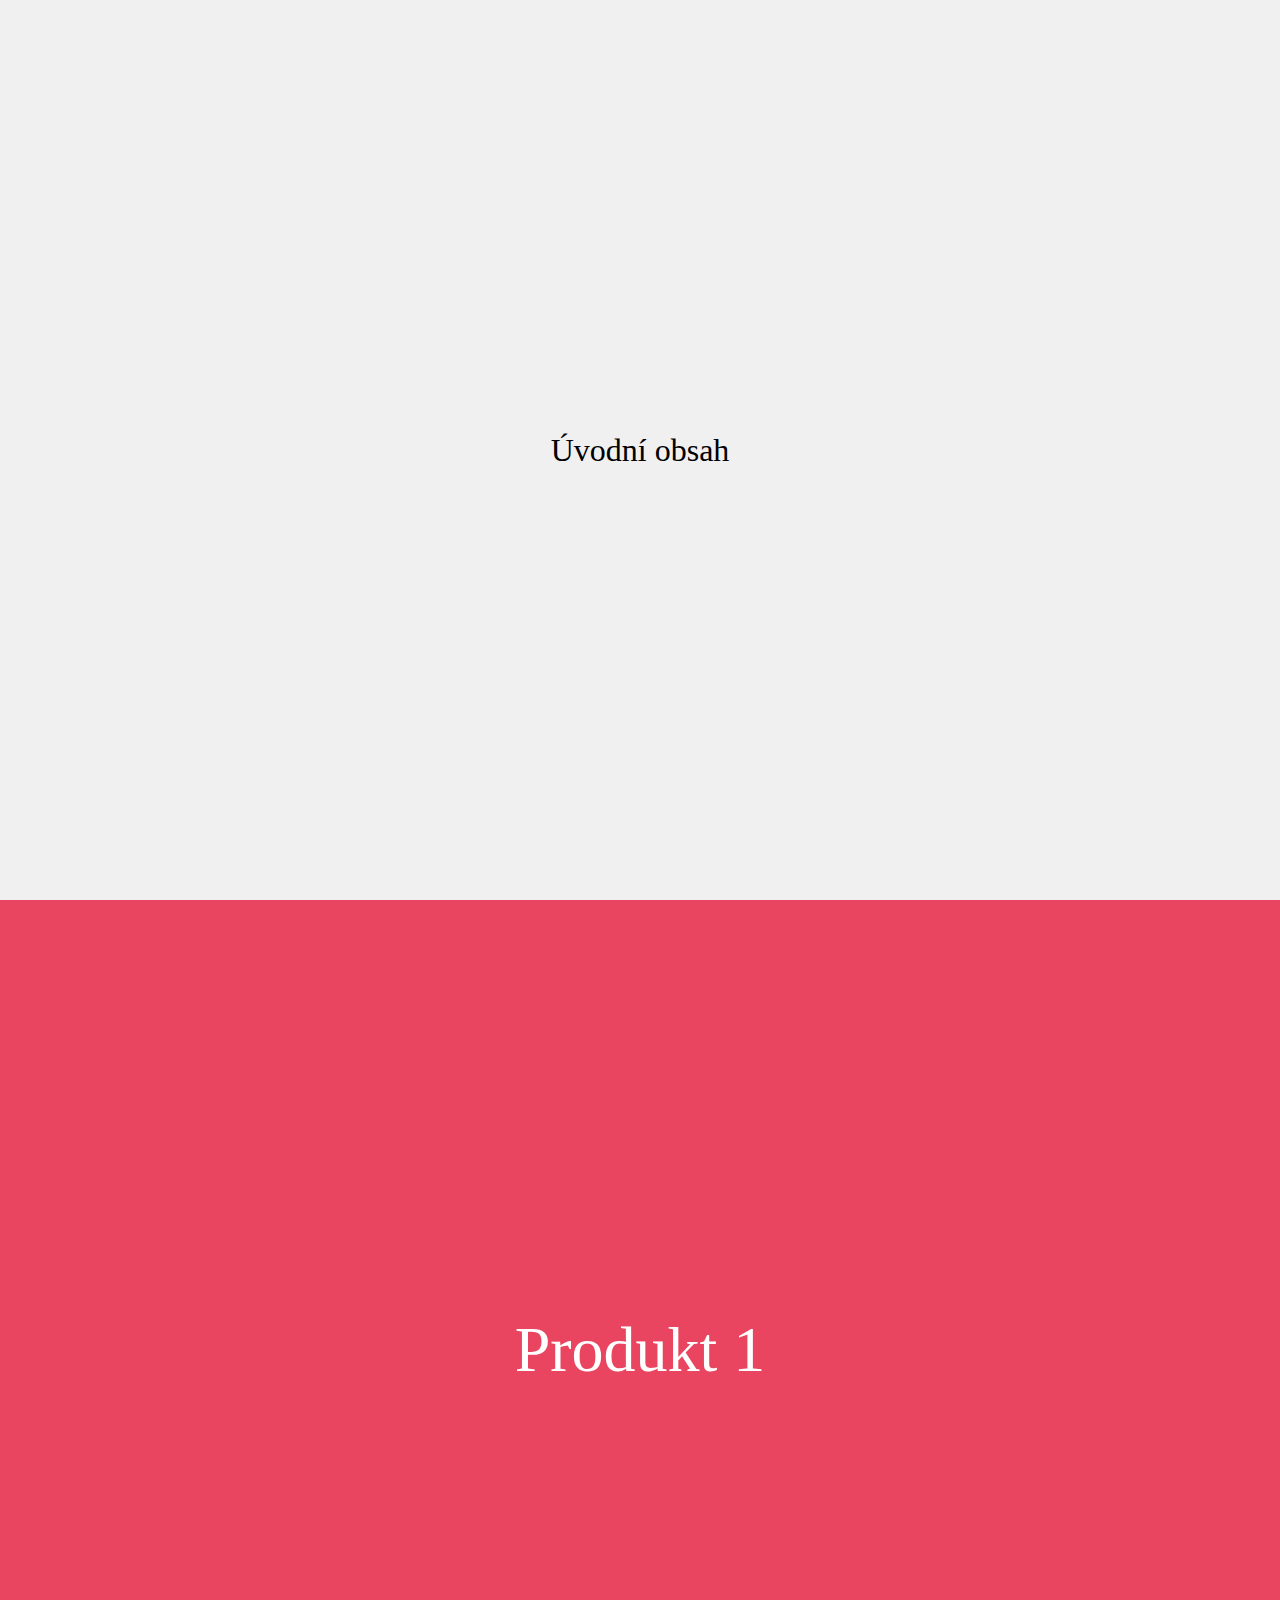
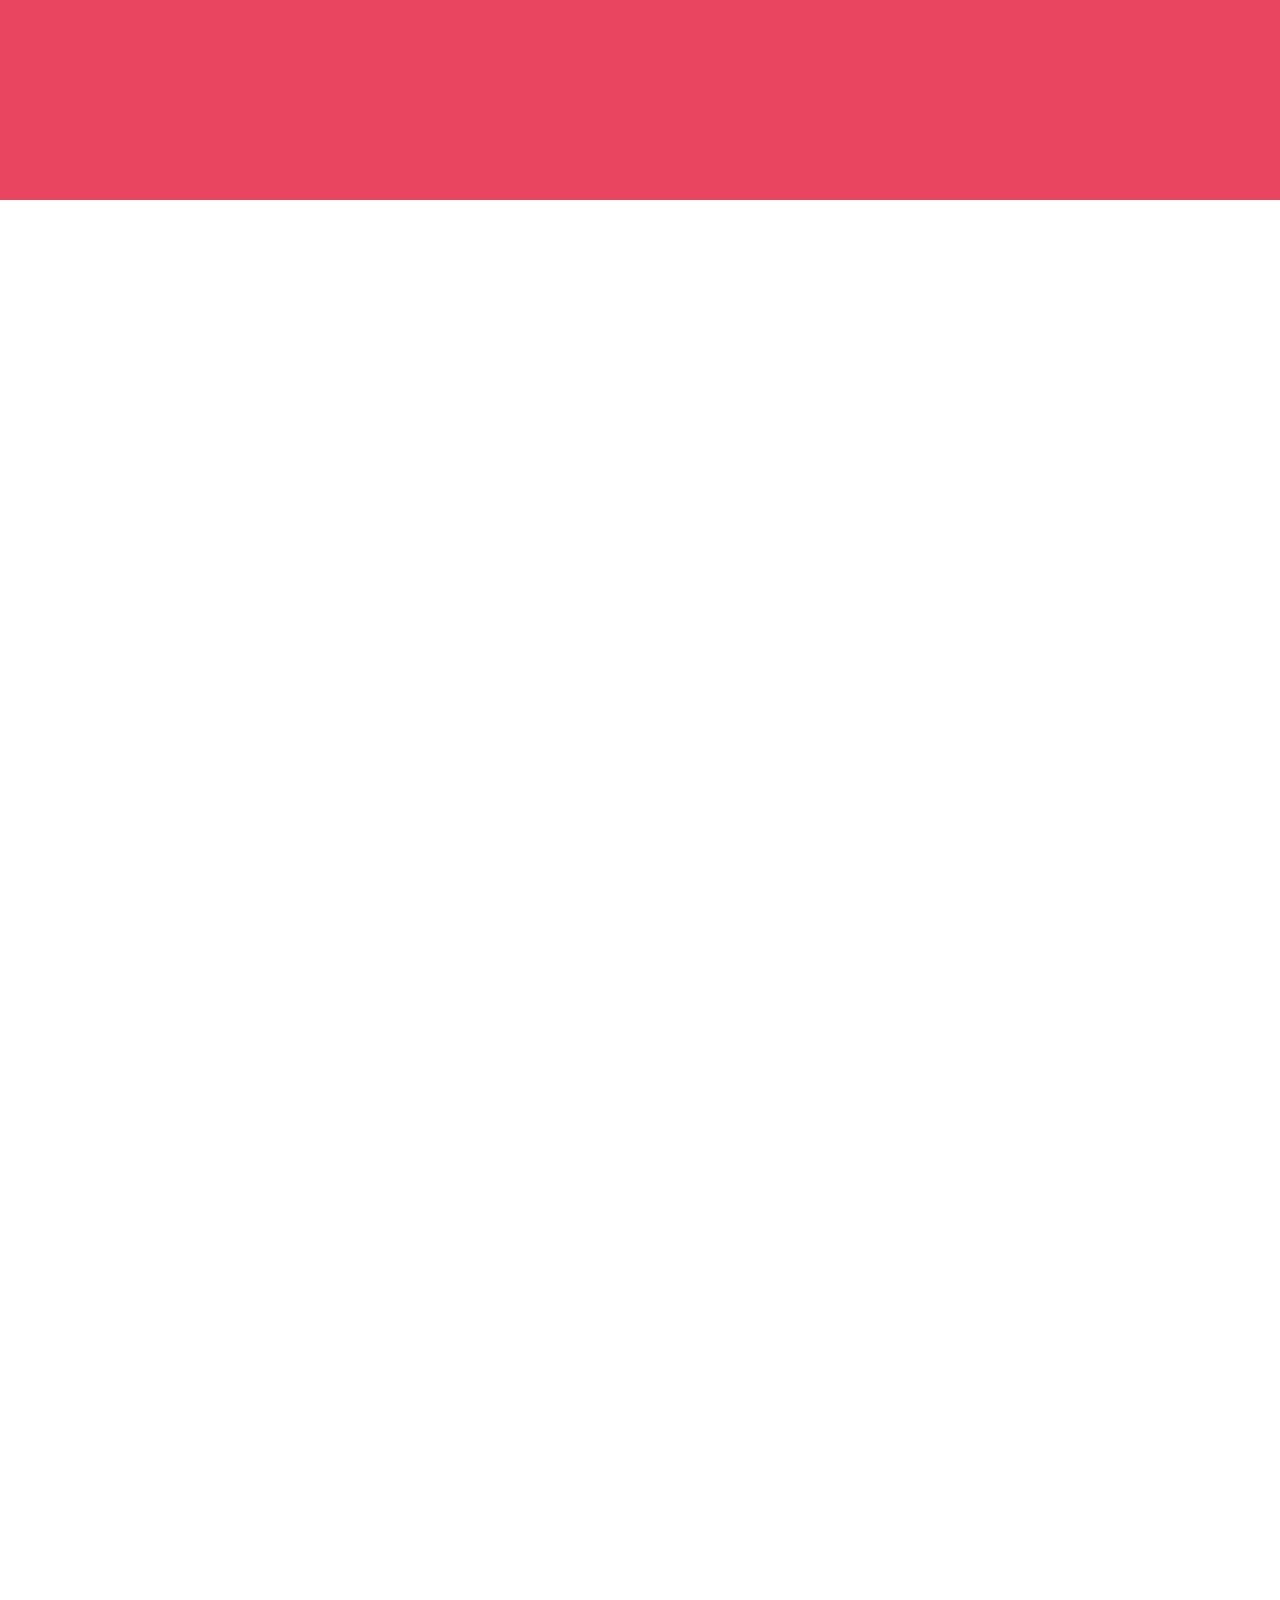
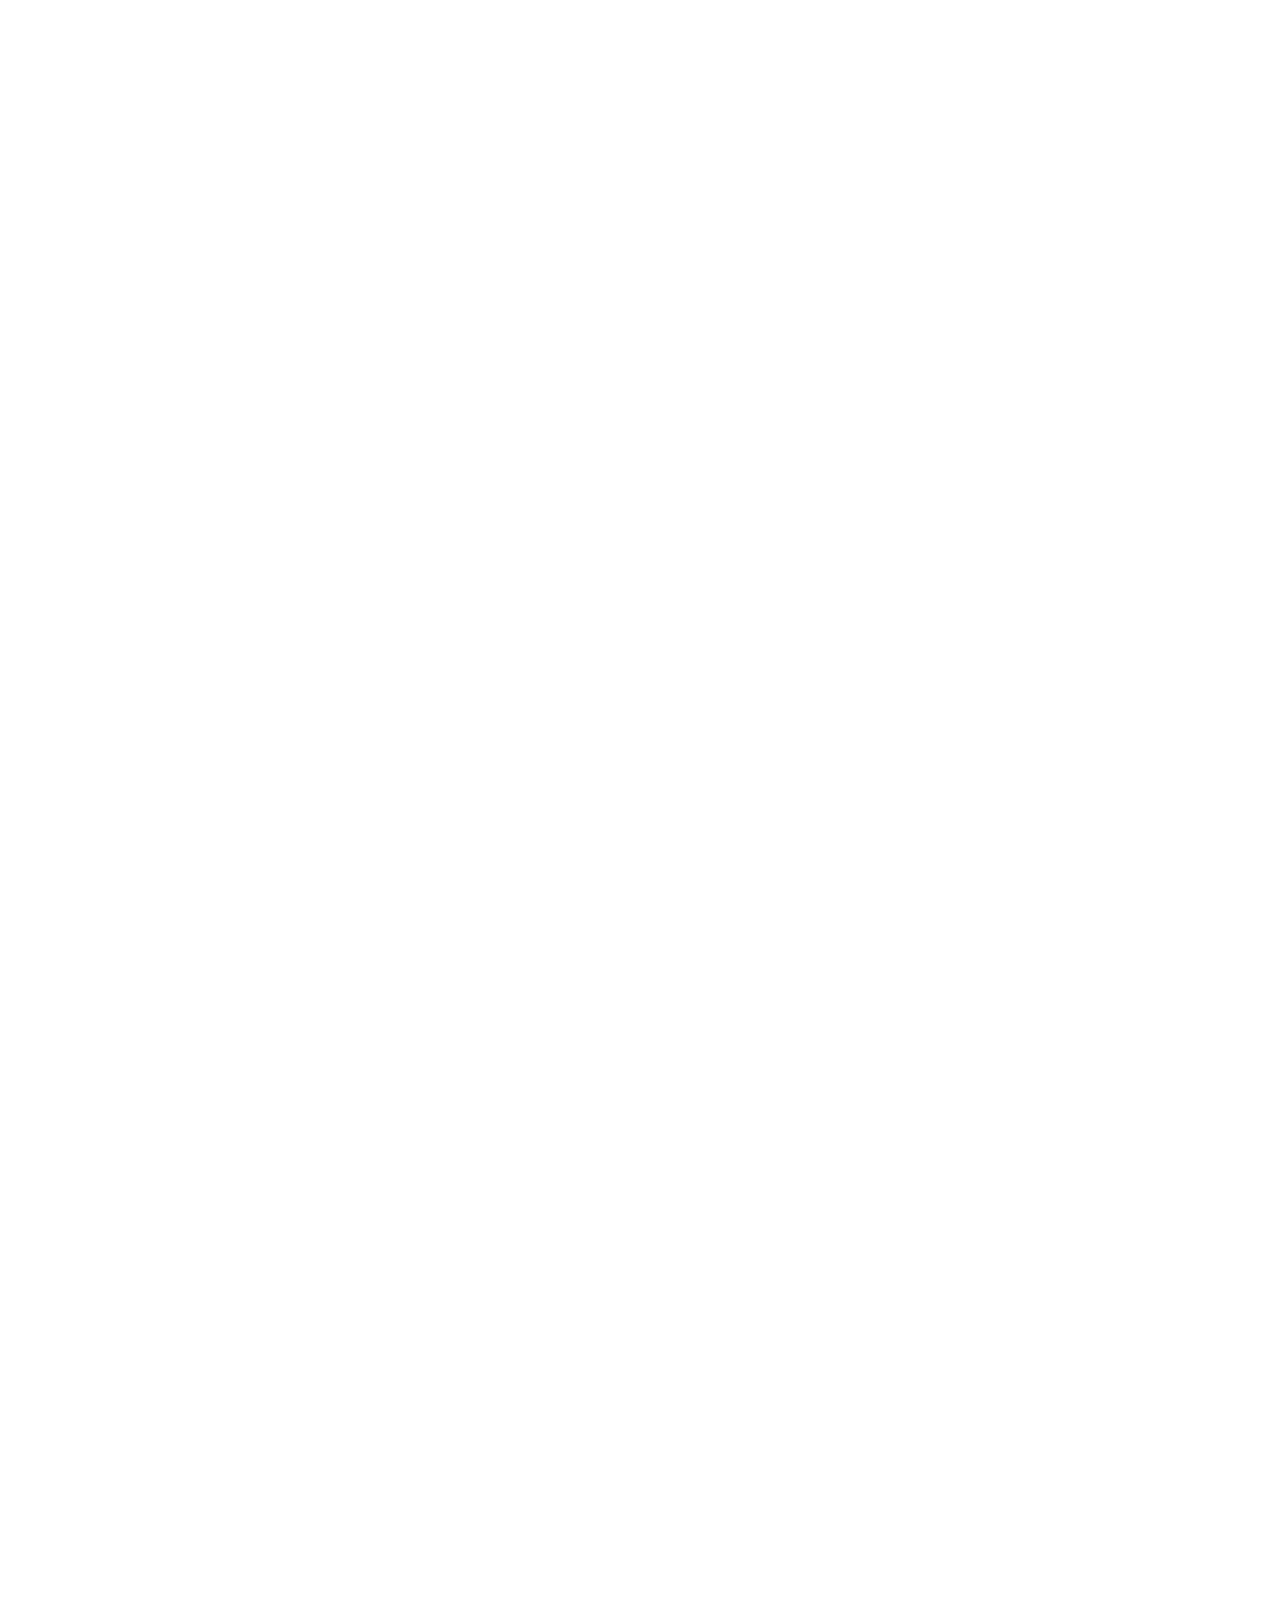
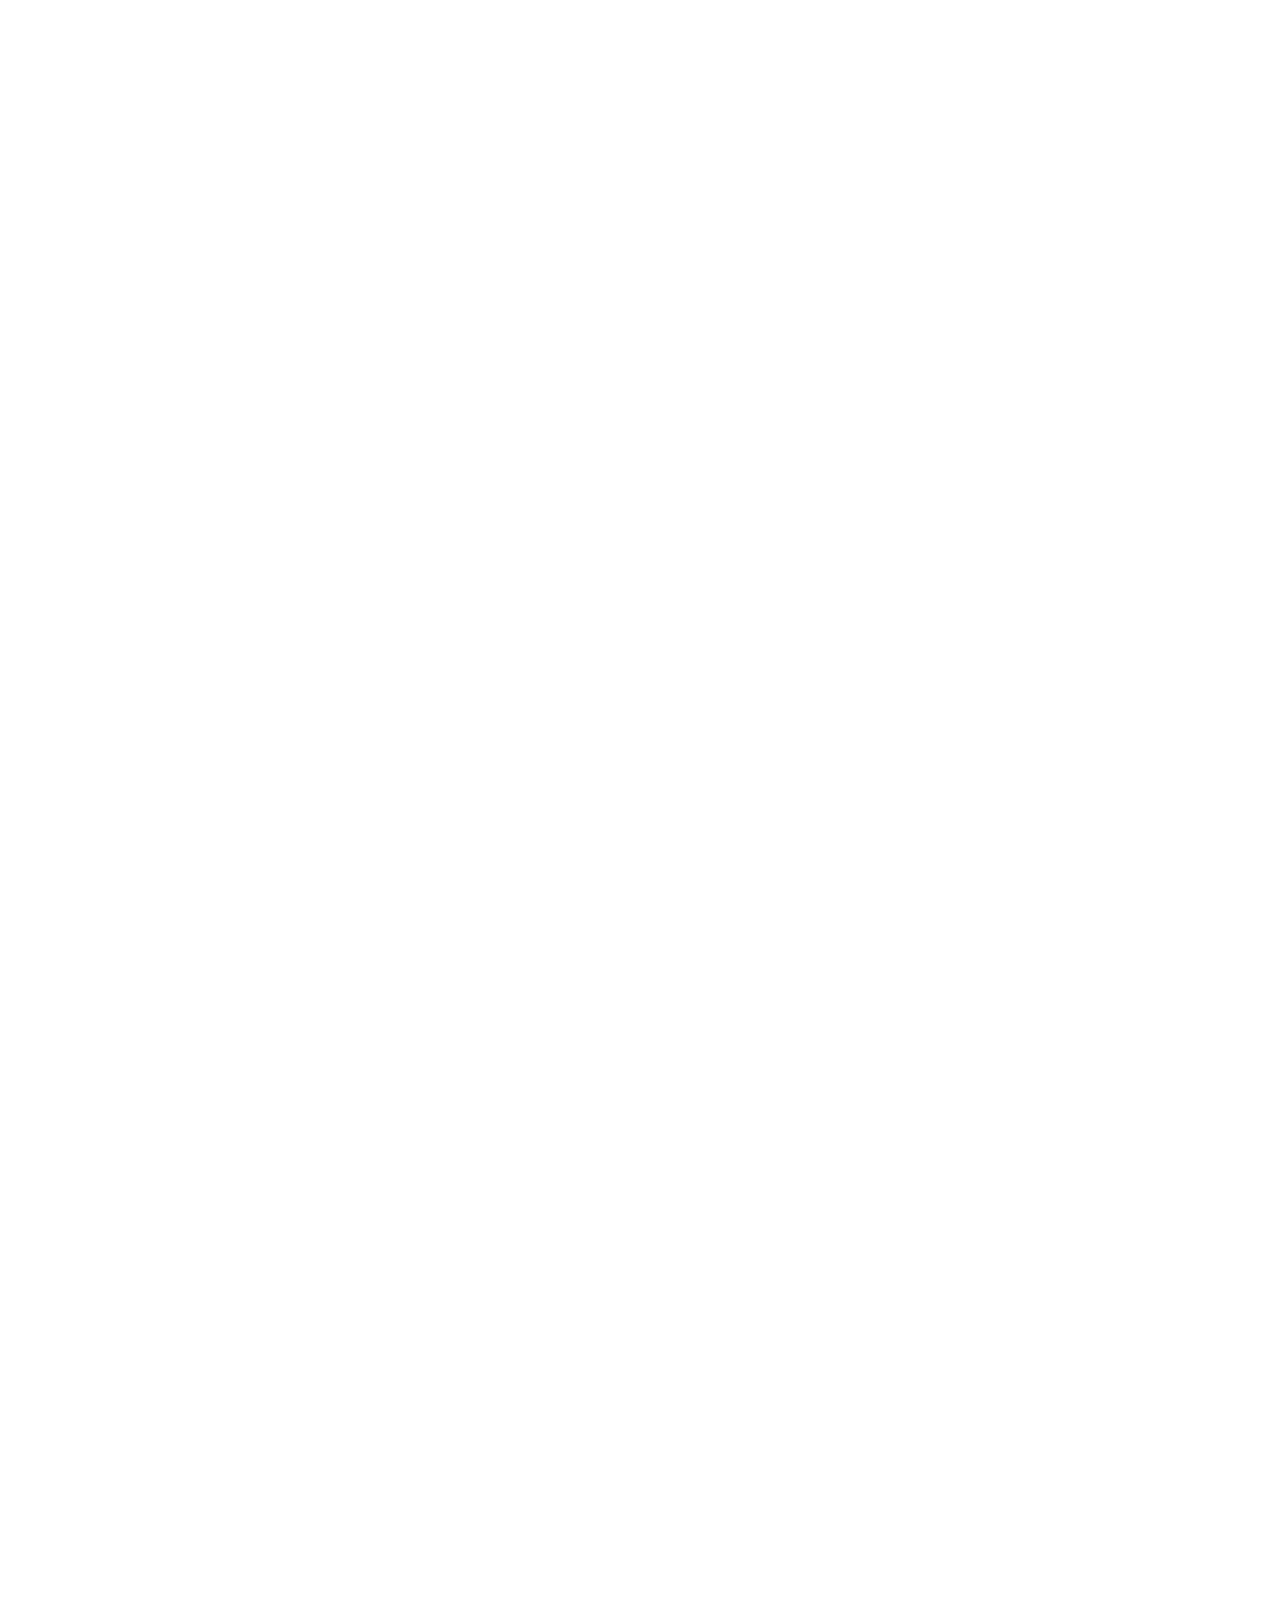
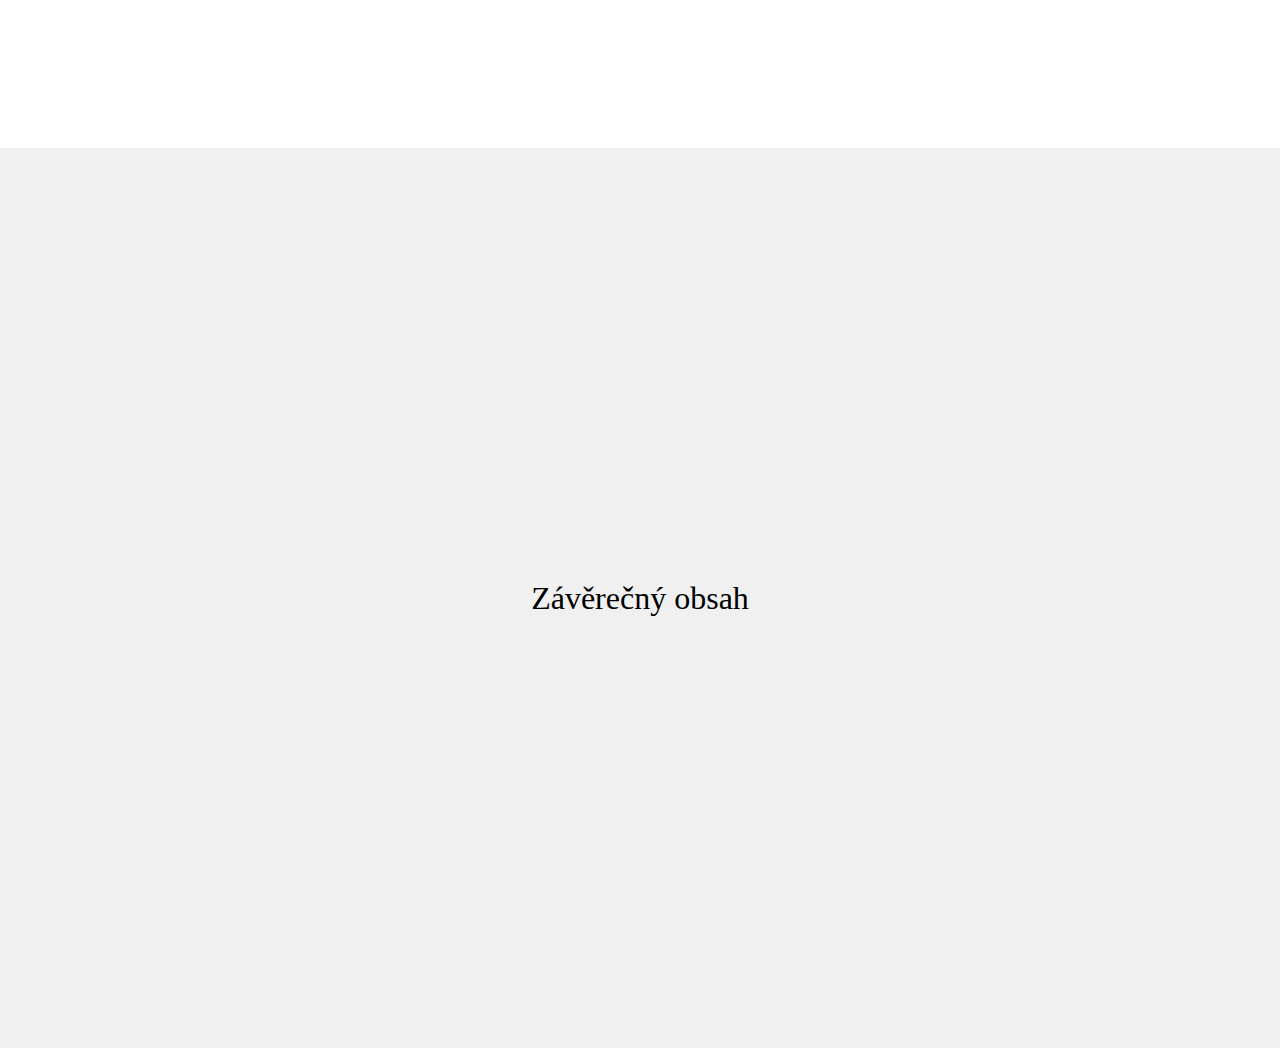
<file: index.html>
<!DOCTYPE html>
<html lang="cs">
<head>
  <meta charset="UTF-8">
  <title>Horizontální Scroll – Čistá verze</title>
  <style>
    html, body { margin: 0; padding: 0; }
    .fill { height: 100vh; display: flex; align-items: center; justify-content: center; font-size: 2rem; background: #f0f0f0; }
    .horizontal-scroll-section {
      position: relative;
      width: 100vw;
      height: 100vh;
      overflow: hidden;
      background: #222;
    }
    .horizontal-scroll-content {
      display: flex;
      height: 100vh;
      transition: transform 0.2s cubic-bezier(.42,0,.58,1);
    }
    .item {
      flex: 0 0 100vw;
      height: 100vh;
      display: flex;
      align-items: center;
      justify-content: center;
      font-size: 4rem;
      color: #fff;
      background: #456173;
      border-right: 2px solid #fff2;
    }
  </style>
</head>
<body>
  <div class="fill">Úvodní obsah</div>

  <section id="horizontal-section" class="horizontal-scroll-section">
    <div class="horizontal-scroll-content" id="horiz-content">
      <div class="item" style="background:#e94560;">Produkt 1</div>
      <div class="item" style="background:#0f3460;">Produkt 2</div>
      <div class="item" style="background:#533483;">Produkt 3</div>
      <div class="item" style="background:#393e46;">Produkt 4</div>
    </div>
  </section>

  <div id="spacer"></div>

  <div class="fill">Závěrečný obsah</div>

  <script>
    // Funkce nastaví výšku spaceru tak, aby stránka měla prostor pro horizontální scroll.
    function updateSpacer() {
      const content = document.getElementById('horiz-content');
      const spacer = document.getElementById('spacer');
      const windowHeight = window.innerHeight;
      // "délka dráhy", po které horizontálně scrollujeme = (šířka obsahu sekce - šířka okna)
      const scrollLength = content.scrollWidth - window.innerWidth;
      spacer.style.height = (scrollLength + windowHeight) + "px";
    }
    window.addEventListener('resize', updateSpacer);
    window.addEventListener('DOMContentLoaded', updateSpacer);

    // Horizontální pohyb sekce při scrollování stránky
    window.addEventListener('scroll', () => {
      const section = document.getElementById('horizontal-section');
      const content = document.getElementById('horiz-content');
      const sectionTop = section.offsetTop;
      const scrollLength = content.scrollWidth - window.innerWidth;
      const sectionHeight = content.scrollWidth;

      if (window.scrollY >= sectionTop && window.scrollY < sectionTop + sectionHeight - window.innerHeight) {
        // Sekce je ve viewportu → přilepíme navrch a scrollujeme horizontálně
        section.style.position = 'fixed';
        section.style.top = '0';
        section.style.left = '0';
        section.style.width = '100vw';
        const horizontalScroll = window.scrollY - sectionTop;
        content.style.transform = `translateX(-${horizontalScroll}px)`;
      } else if (window.scrollY >= sectionTop + sectionHeight - window.innerHeight) {
        // Za sekcí → sekce přestane být fixovaná a už se neposouvá
        section.style.position = 'absolute';
        section.style.top = `${sectionHeight - window.innerHeight}px`;
        section.style.left = '0';
        section.style.width = '100vw';
        content.style.transform = `translateX(-${scrollLength}px)`;
      } else {
        // Před sekcí → normální režim, žádný horizontální posun
        section.style.position = 'relative';
        section.style.top = 'unset';
        section.style.left = 'unset';
        section.style.width = '100vw';
        content.style.transform = `translateX(0)`;
      }
    });
  </script>
</body>
</html>
</file>
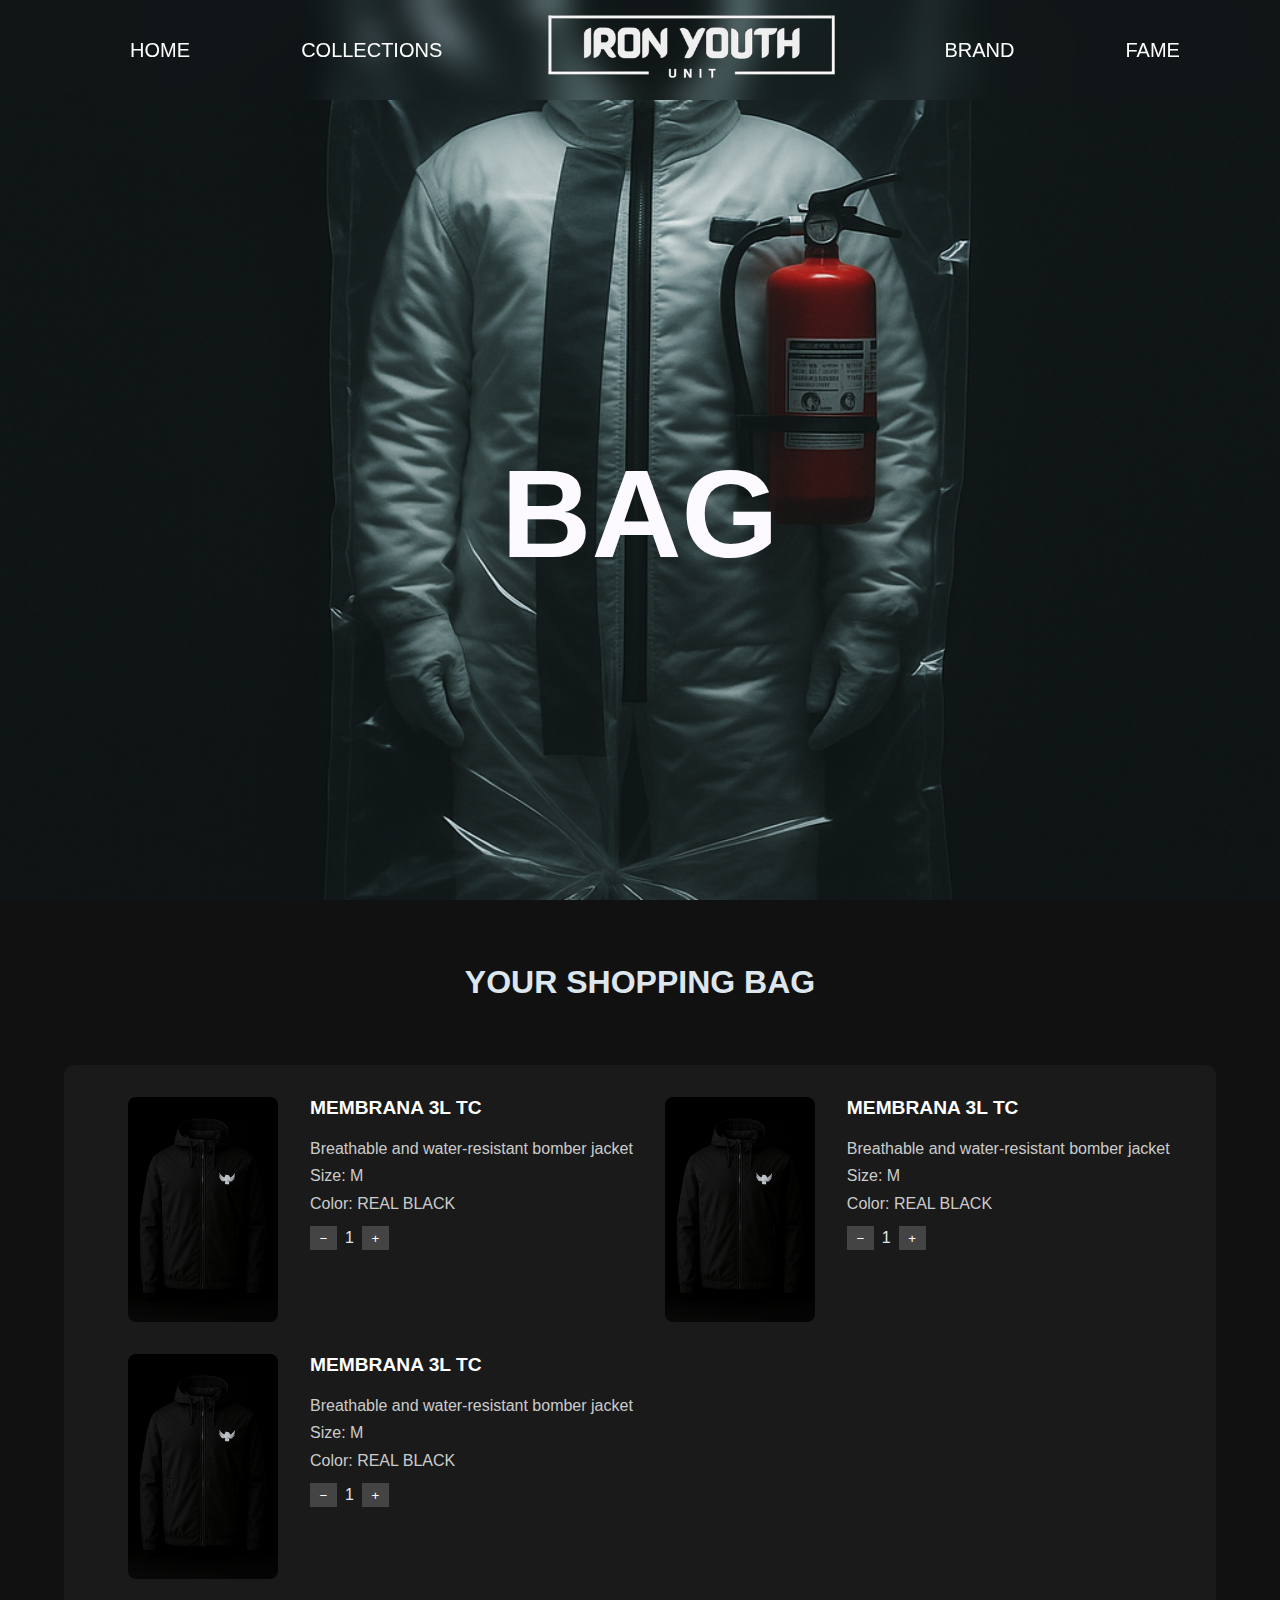
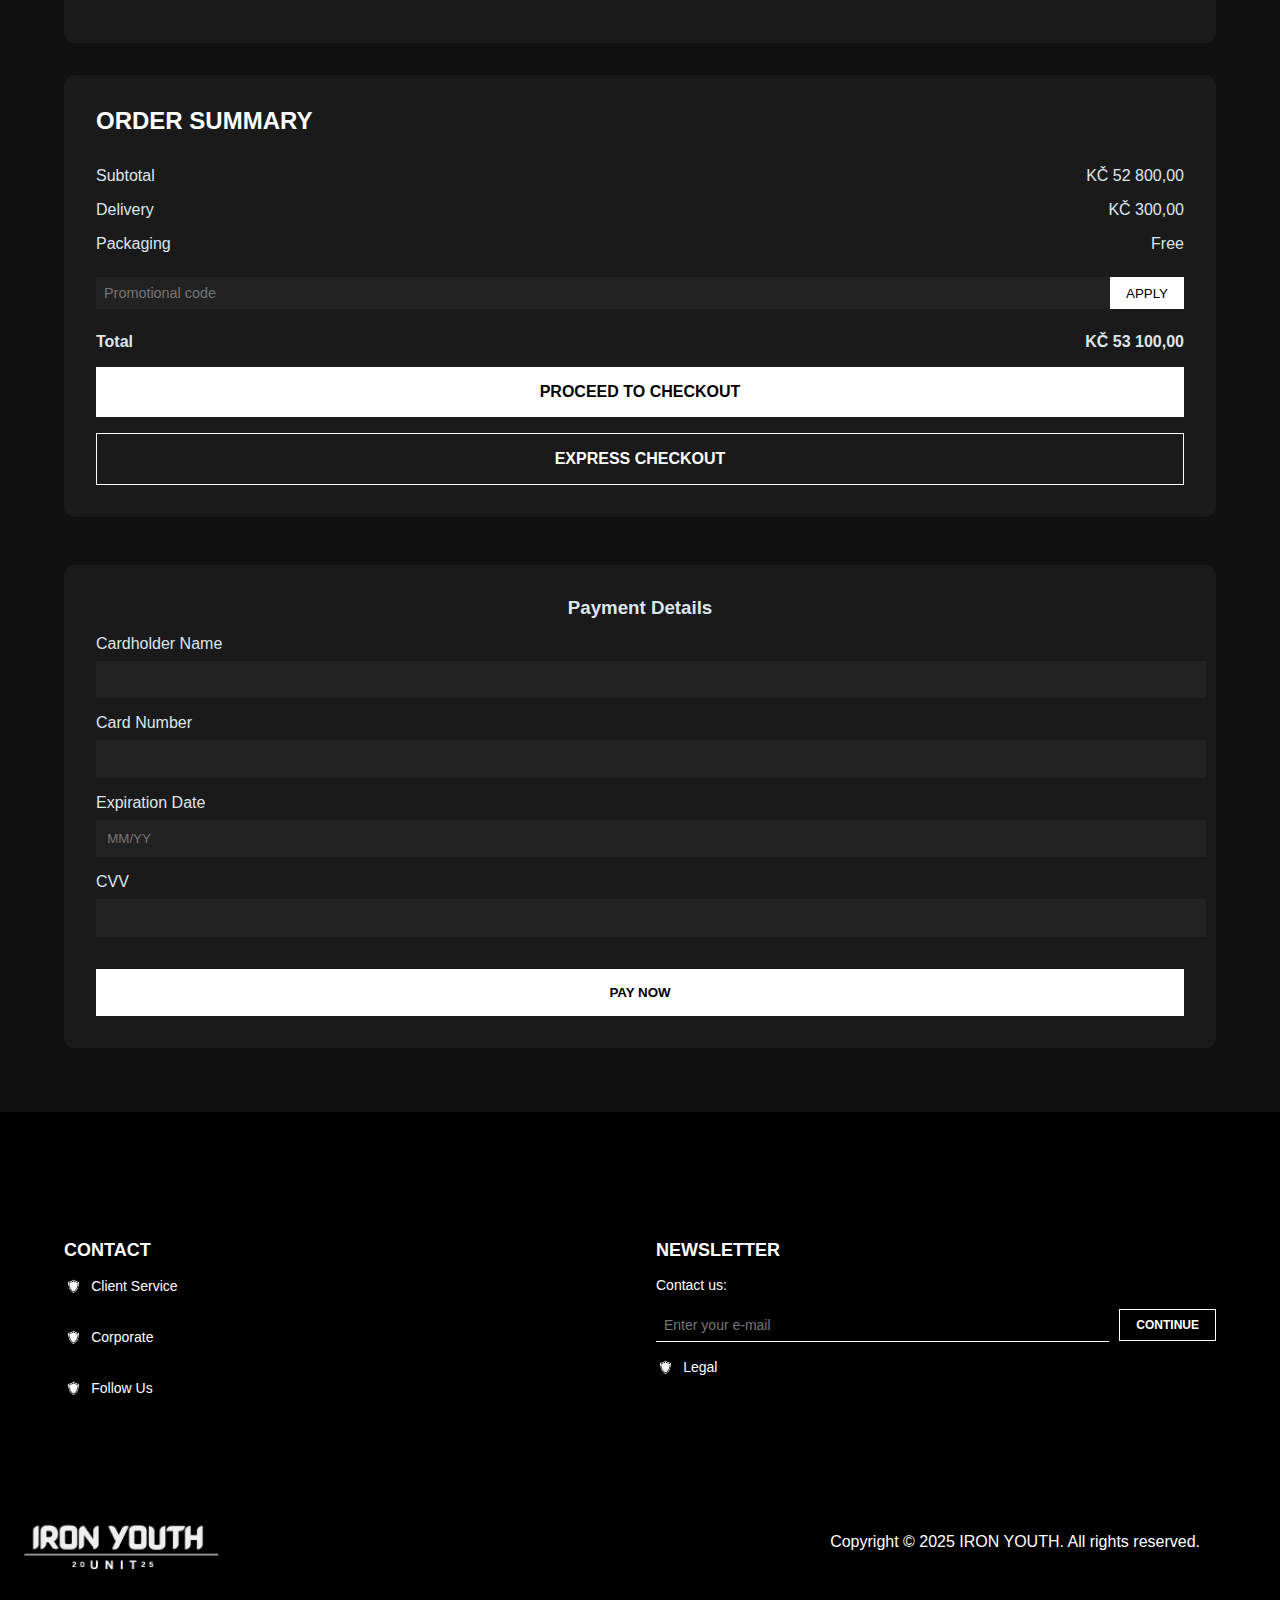
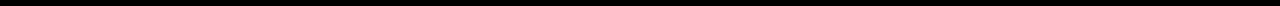
<file: bag.html>
<!DOCTYPE html>
<html lang="en">

<head>
  <meta charset="UTF-8">
  <meta name="viewport" content="width=device-width, initial-scale=1.0">
  <title>BAG 00</title>
  <link rel="stylesheet" href="style.css">
  <link rel="stylesheet" href="bag.css">
  <link
    href="https://api.fontshare.com/v2/css?f[]=clash-display@500&f[]=bebas-neue@400&f[]=supreme@400&f[]=bespoke-stencil@700&display=swap"
    rel="stylesheet">
  



</head>

<body>
  <section class="landing">
    <section class="row"><a href="landing.html">HOME</a>
      <div class="dropdown">
        <a href="collections.html">COLLECTIONS</a>
        <div class="dropdown-content">
          <a href="collections.html#bundy">JACKETS</a>
          <a href="collections.html#mikiny">HOODIES</a>
          <a href="collections.html#trika">T-SHIRTS</a>
          <a href="collections.html#kalhoty">JEANS</a>
          <a href="collections.html#cepice">HATS</a>
          <a href="collections.html#doplnky">ACCESSORIES</a>
        </div>
      </div>

      <img src="iron_youth_unite_transparent_500x500.png" alt="">
      <a href="brand.html">BRAND</a>
      <a href="fame.html">FAME</a>
    </section>
    <div class="burger-icon" id="burgerIcon">
      <div class="bar"></div>
      <div class="bar"></div>
      <div class="bar"></div>
    </div>

    <div class="burger-menu" id="burgerMenu">
      <nav><a href="landing.html">HOME</a>
        <a href="collections.html">COLLECTIONS</a>
        <a href="brand.html">BRAND</a>
        <a href="fame.html">FAME</a>

      </nav>
    </div>
    <div class="uvod">
      <h1>BAG </h1>
    </div>
  </section>
  <h1 style="text-align:center; padding-top: 4rem;background-color: #111;">YOUR SHOPPING BAG</h1>
  <main>

    <div class="checkout-container">
      <div class="cart-left">
        <div class="cart-item">
          <img src="bunda-2.png" alt="Product">
          <div class="cart-info">
            <h3>MEMBRANA 3L TC</h3>
            <p>Breathable and water-resistant bomber jacket</p>
            <p>Size: M</p>
            <p>Color: REAL BLACK</p>
            <div class="qty-controls">
              <button onclick="updateQuantity(-1)">−</button>
              <span id="quantity">1</span>
              <button onclick="updateQuantity(1)">+</button>
            </div>
          </div>
        </div>
        <div class="cart-item">
          <img src="bunda-2.png" alt="Product">
          <div class="cart-info">
            <h3>MEMBRANA 3L TC</h3>
            <p>Breathable and water-resistant bomber jacket</p>
            <p>Size: M</p>
            <p>Color: REAL BLACK</p>
            <div class="qty-controls">
              <button onclick="updateQuantity2(-1)">−</button>
              <span id="quantity2">1</span>
              <button onclick="updateQuantity2(1)">+</button>
            </div>
          </div>
        </div>
        <div class="cart-item">
          <img src="bunda-2.png" alt="Product">
          <div class="cart-info">
            <h3>MEMBRANA 3L TC</h3>
            <p>Breathable and water-resistant bomber jacket</p>
            <p>Size: M</p>
            <p>Color: REAL BLACK</p>
            <div class="qty-controls">
              <button onclick="updateQuantity3(-1)">−</button>
              <span id="quantity3">1</span>
              <button onclick="updateQuantity3(1)">+</button>
            </div>
          </div>
        </div>
        
      </div>

      <div class="cart-right">
        <h3>ORDER SUMMARY</h3>
        <div class="summary-line">
          <span>Subtotal</span><span id="subtotal">KČ 17.600,00</span>
        </div>
        <div class="summary-line">
          <span>Delivery</span><span>KČ 300,00</span>
        </div>
        <div class="summary-line">
          <span>Packaging</span><span>Free</span>
        </div>

        <div class="promo-section">
          <input type="text" id="promoCode" placeholder="Promotional code">
          <button onclick="applyPromoCode()">APPLY</button>
        </div>

        <div class="summary-line" style="font-weight:bold;">
          <span>Total</span><span id="totalPrice">KČ 17.900,00</span>
        </div>

        <button class="checkout-btn">PROCEED TO CHECKOUT</button>
        <button class="express-btn">EXPRESS CHECKOUT</button>
      </div>
    </div>

    <form class="checkout-form" onsubmit="return handlePayment(event)">
      <h3 style="text-align:center;">Payment Details</h3>
      <label for="name">Cardholder Name</label>
      <input type="text" id="name" required>

      <label for="card">Card Number</label>
      <input type="text" id="card" required pattern="\d{16}" title="Enter 16-digit card number">

      <label for="exp">Expiration Date</label>
      <input type="text" id="exp" placeholder="MM/YY" required pattern="\d{2}/\d{2}">

      <label for="cvv">CVV</label>
      <input type="text" id="cvv" required pattern="\d{3}" title="Enter 3-digit CVV">

      <button type="submit">PAY NOW</button>
     
    </form>
  </main>
  <section class="paticka">
    <div class="paticka-column">
      <h2>CONTACT</h2>

      <div class="toggle-wrapper">
        <a href="#" class="toggle-link">
          <img src="logo-uvod.png" class="toggle-icon" alt=""> Client Service
        </a>
        <div class="toggle-detail">
          <p>Email: support@steelplate.com</p>
          <p>Phone: +420 123 456 789</p>
        </div>
      </div>

      <div class="toggle-wrapper">
        <a href="#" class="toggle-link">
          <img src="logo-uvod.png" class="toggle-icon" alt=""> Corporate
        </a>
        <div class="toggle-detail">
          <p>Corporate ID: 12345678</p>
          <p>Registered in Prague</p>
        </div>
      </div>

      <div class="toggle-wrapper">
        <a href="#" class="toggle-link">
          <img src="logo-uvod.png" class="toggle-icon" alt=""> Follow Us
        </a>
        <div class="toggle-detail">
          <p><a href="#">Instagram</a> / <a href="#">TikTok</a></p>
        </div>
      </div>


    </div>
    <div class="paticka-column">
      <h2>NEWSLETTER</h2>
      <p>Contact us:</p>
      <div class="email-subscribe">
        <input type="email" placeholder="Enter your e-mail" />
        <button type="submit">CONTINUE</button>
      </div>

      <div class="toggle-wrapper">
        <a href="#" class="toggle-link">
          <img src="logo-uvod.png" class="toggle-icon" alt=""> Legal
        </a>
        <div class="toggle-detail">
          <p>Terms of Use, GDPR, Cookies info.</p>
        </div>
      </div>
    </div>
  </section>


  <footer>
    <img src="logo.png" alt="">Copyright © 2025 IRON YOUTH. All rights reserved.
  </footer>
  <script>
   

    let quantity = 1;
    let quantity2 = 1;
    let quantity3 = 1;
    const unitPrice = 17600;

    function updateQuantity(change) {
      quantity = Math.max(1, quantity + change);
      document.getElementById('quantity').textContent = quantity;
      updateTotals();
    }
    function updateQuantity2(change) {
      quantity2 = Math.max(1, quantity2 + change);
      document.getElementById('quantity2').textContent = quantity2;
      updateTotals();
    }
    function updateQuantity3(change) {
      quantity3 = Math.max(1, quantity3 + change);
      document.getElementById('quantity3').textContent = quantity3;
      updateTotals();
    }

    function updateTotals() {
      const delivery = 300;
        let subtotal = (unitPrice * quantity) + (unitPrice * quantity2) + (unitPrice * quantity3);
      let total = subtotal + delivery;

      document.getElementById('subtotal').textContent = `KČ ${subtotal.toLocaleString('cs-CZ')},00`;
      document.getElementById('totalPrice').textContent = `KČ ${total.toLocaleString('cs-CZ')},00`;
    }

    function applyPromoCode() {
      const input = document.getElementById('promoCode');
      if (input.value.trim().toUpperCase() === 'SIGMAMISA10') {
        let discounted = (unitPrice * quantity) * 0.9 + 300;
        document.getElementById('totalPrice').textContent = `KČ ${discounted.toLocaleString('cs-CZ')},00`;
        alert('Promo code applied: 10% off');
      } else {
        alert('Invalid promo code');
        updateTotals();
      }
    }

    function handlePayment(e) {
      e.preventDefault();
      const confirmation = document.getElementById('confirmation');
      confirmation.style.display = 'block';
      window.scrollTo({ top: document.body.scrollHeight, behavior: 'smooth' });
      return false;
    }

    updateTotals();
  </script>
</body>

</html>
</file>
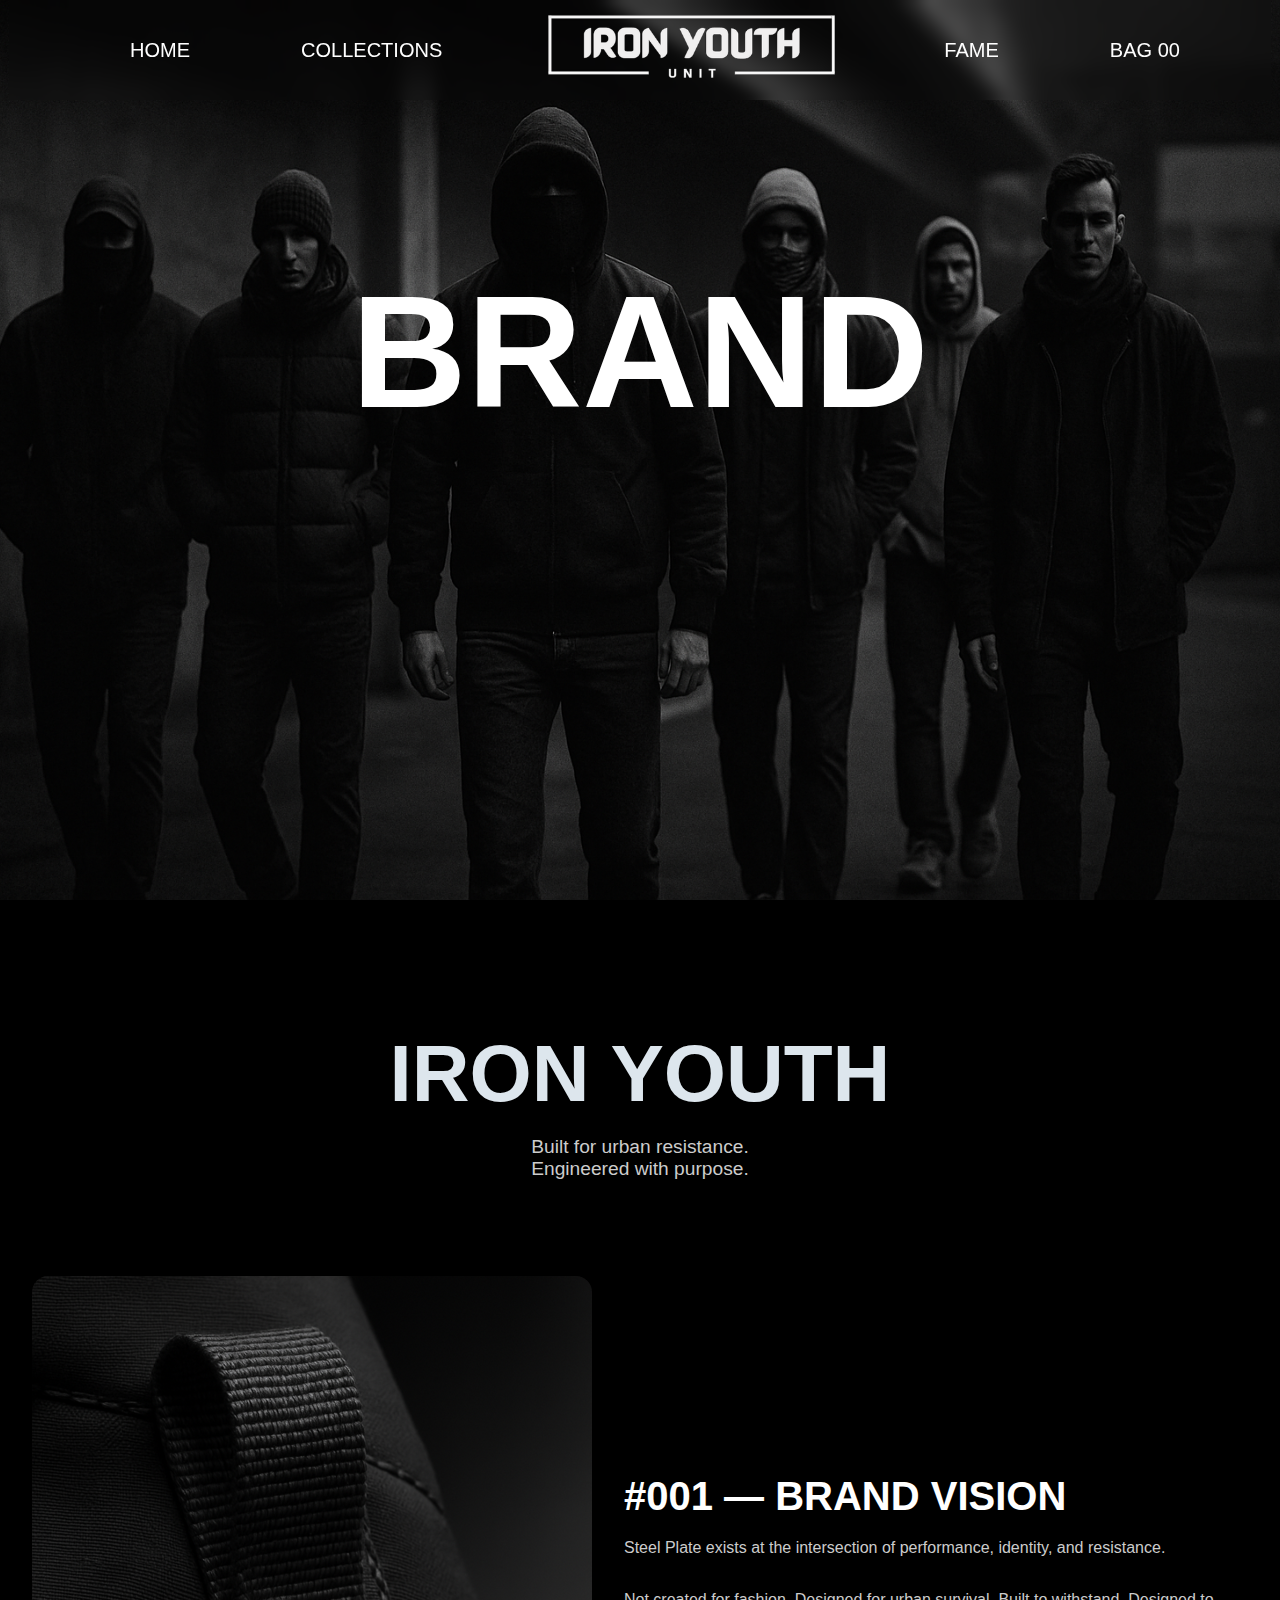
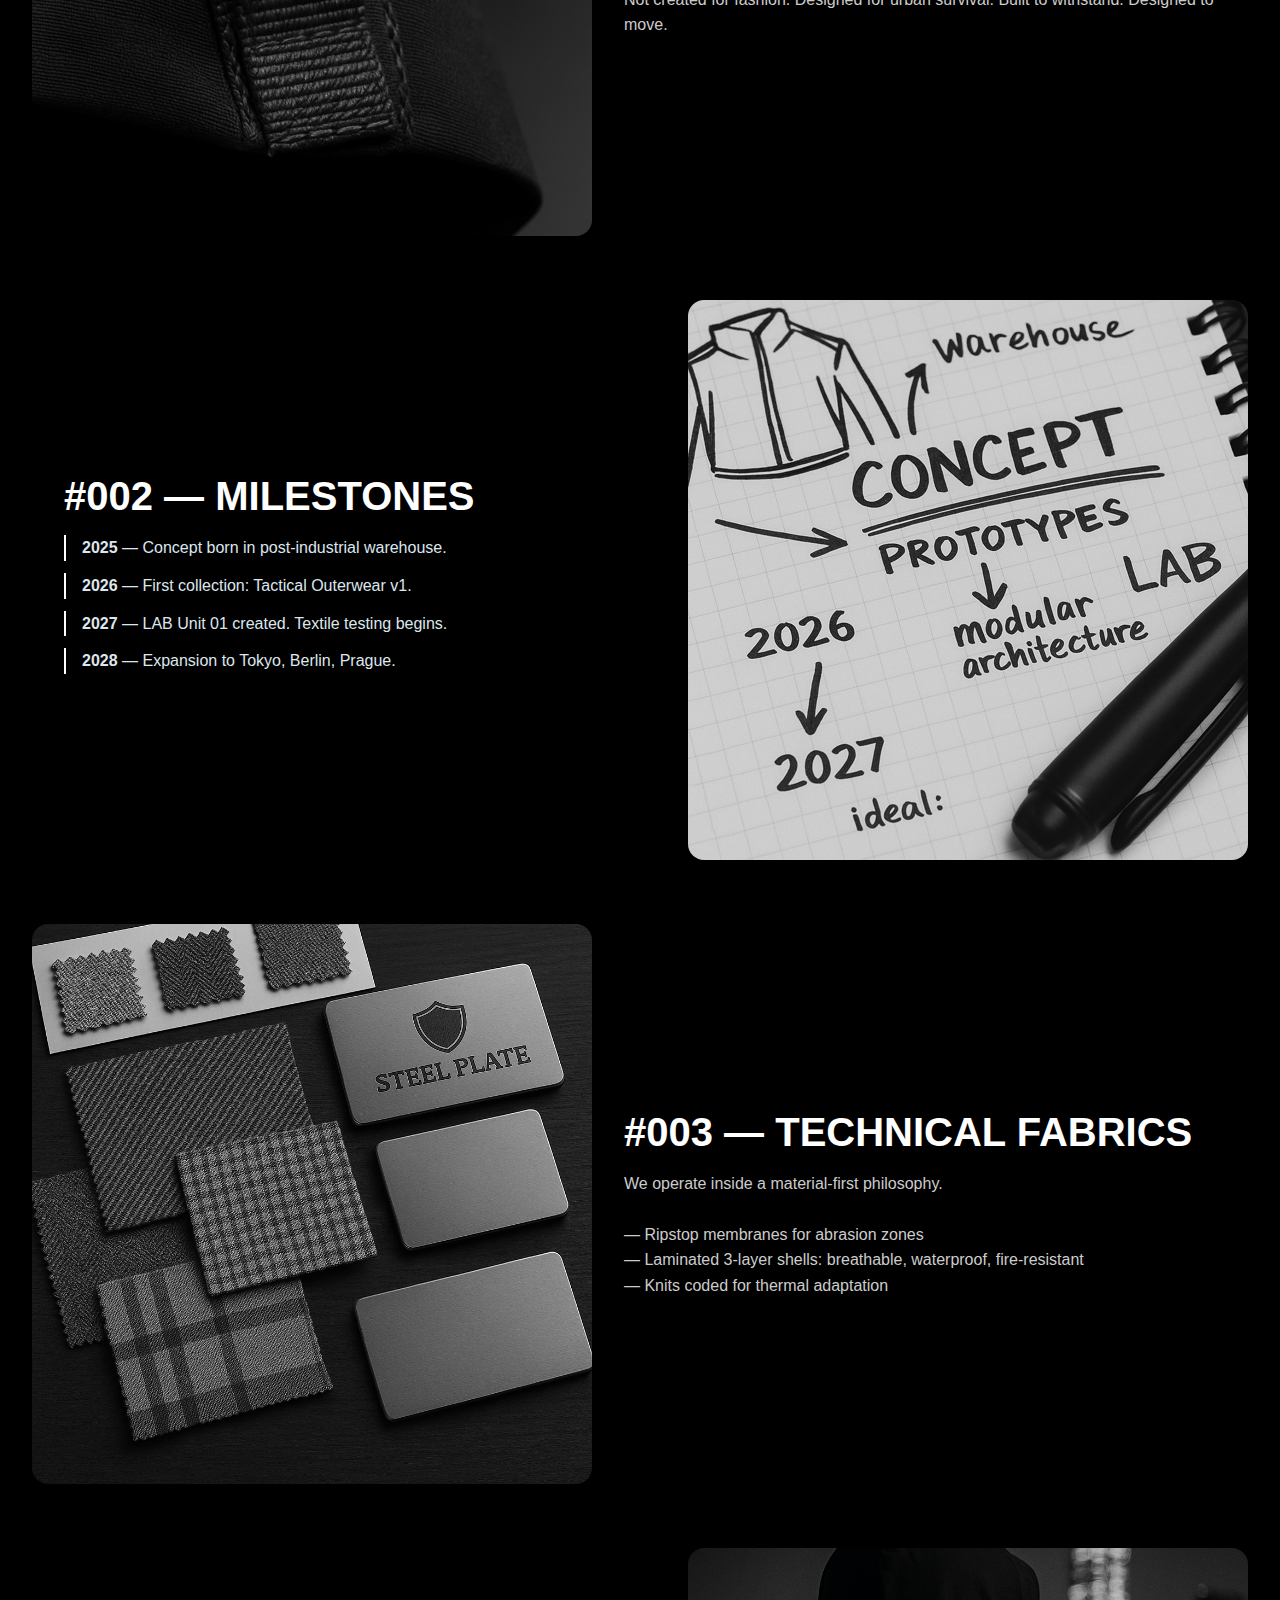
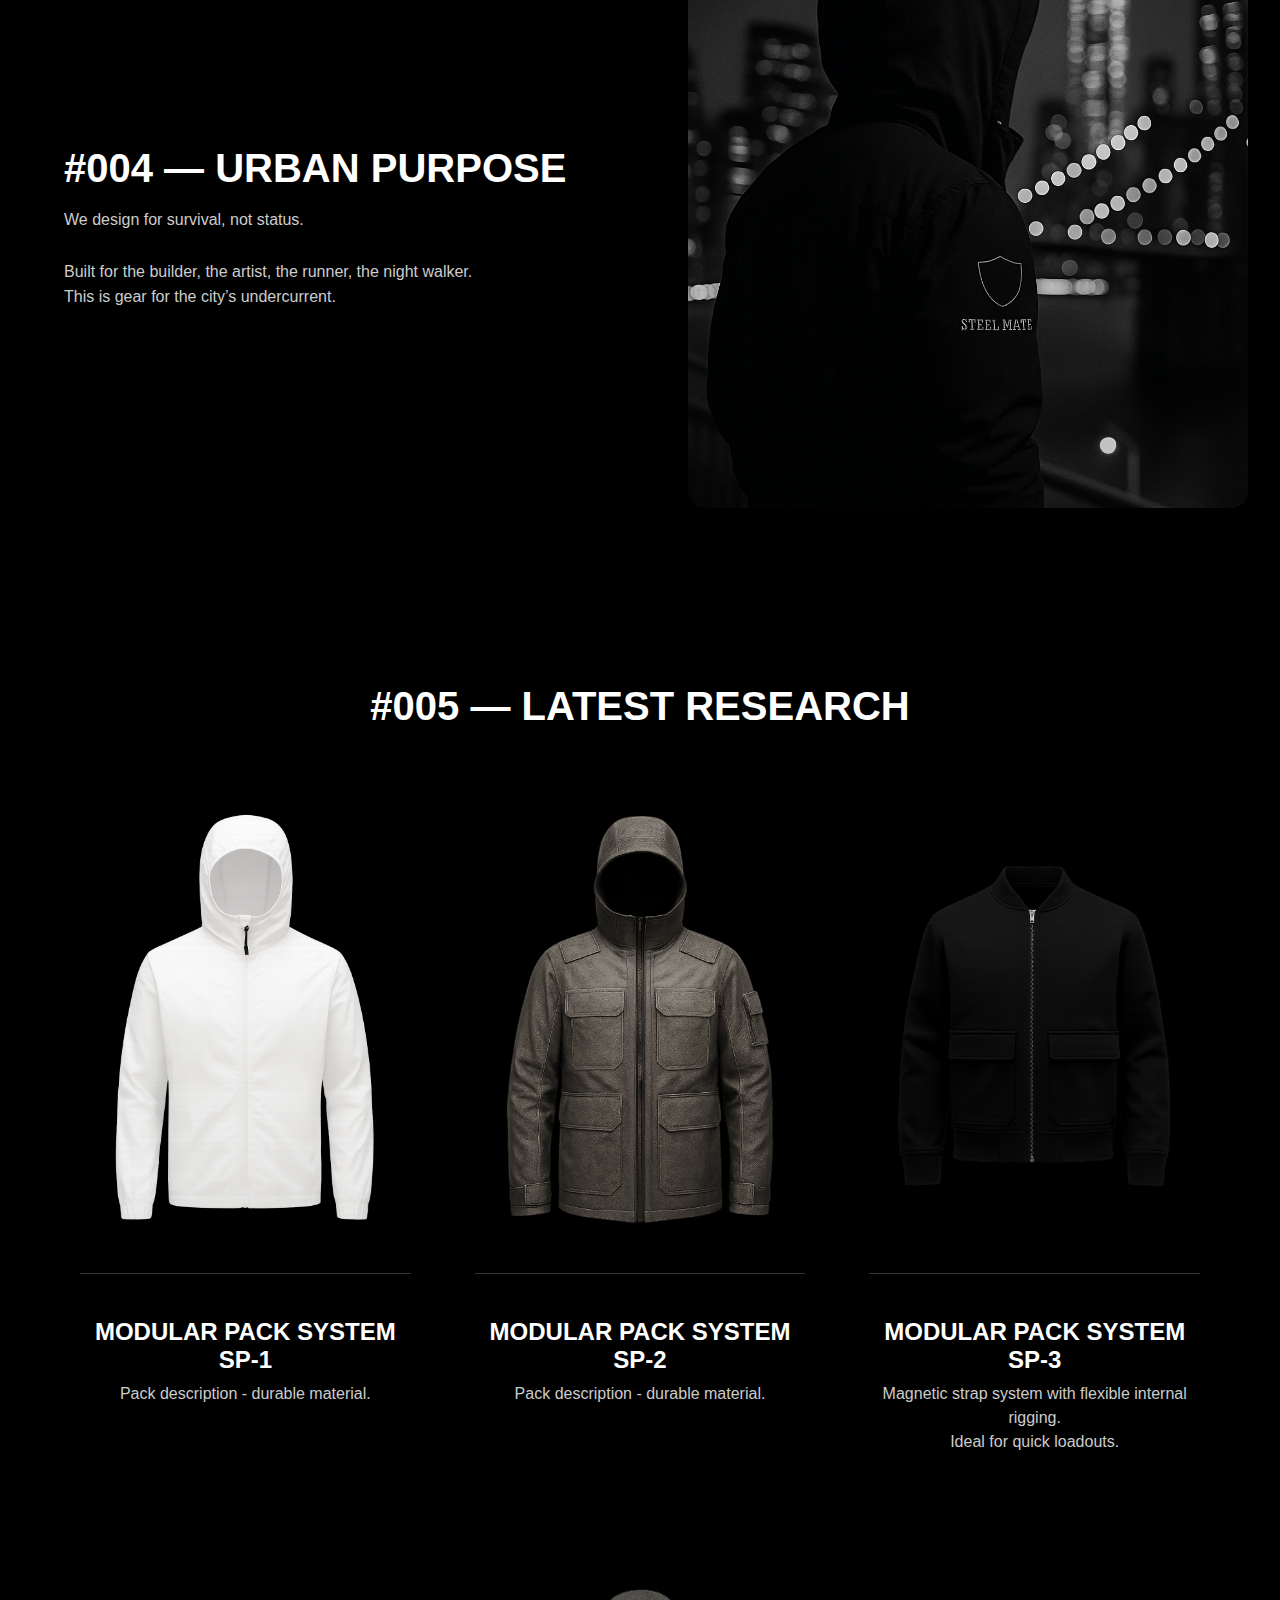
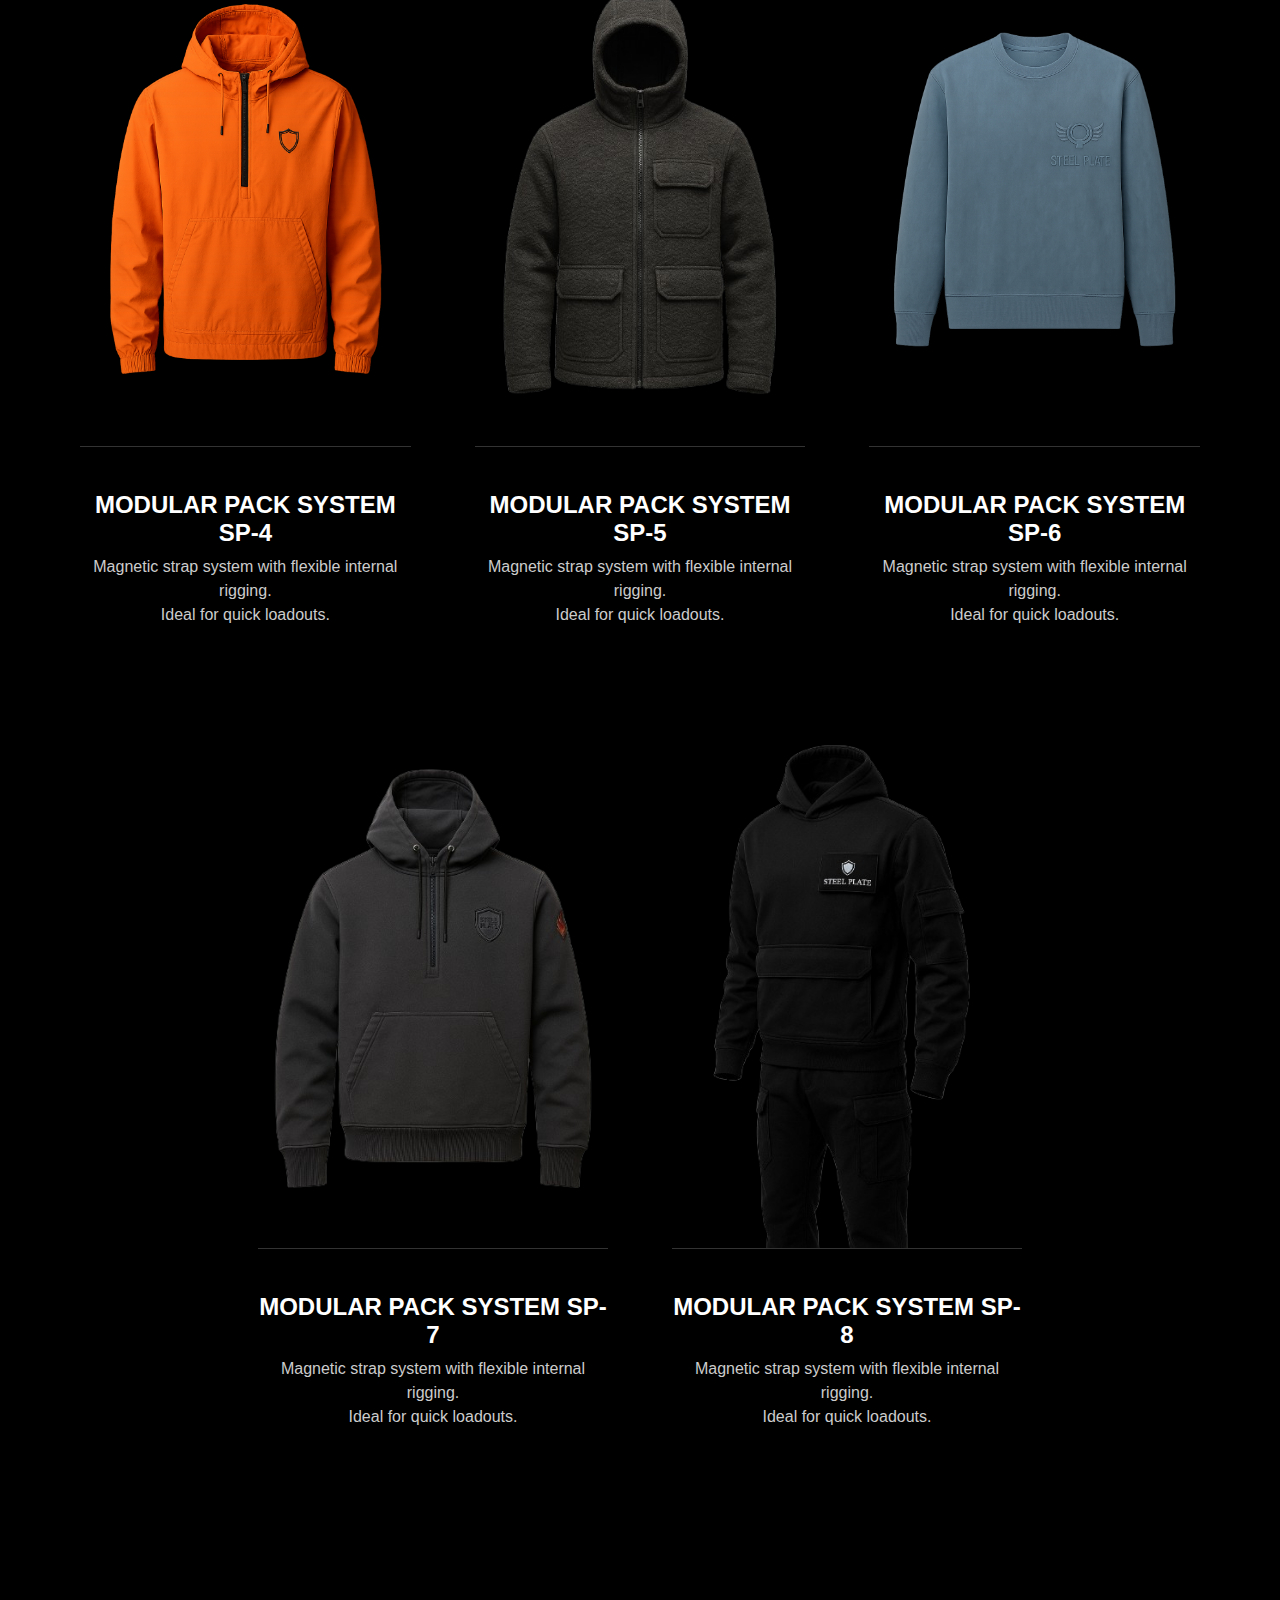
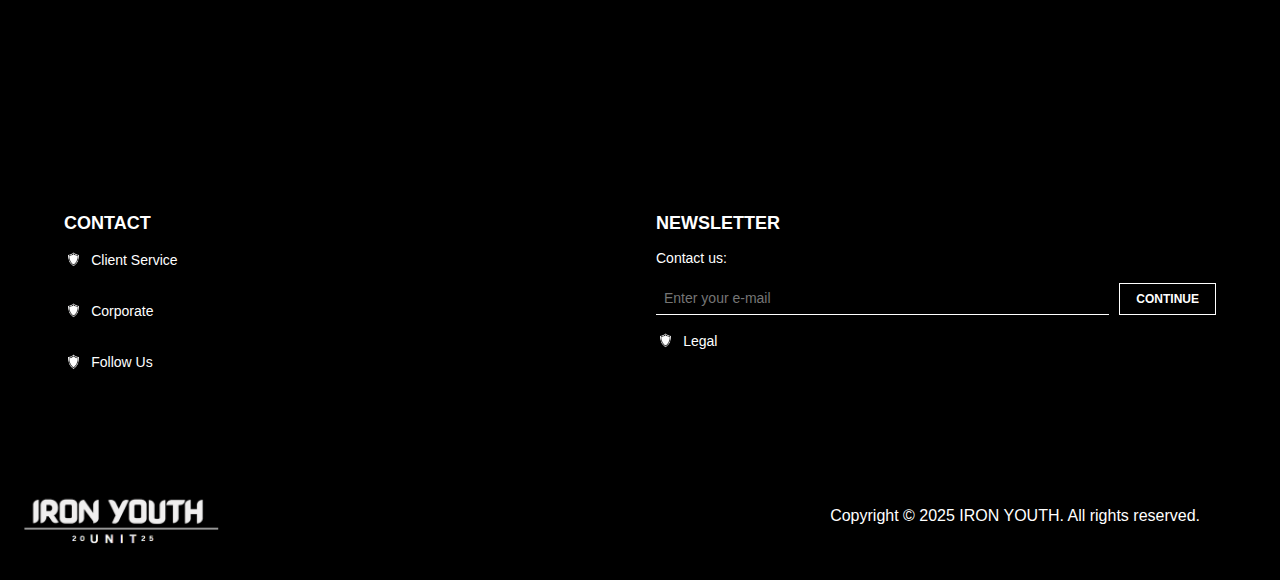
<file: brand.html>
<!DOCTYPE html>
<html lang="en">
<head>
  <meta charset="UTF-8" />
  <meta name="viewport" content="width=device-width, initial-scale=1.0" />
  <title>STEEL PLATE | BRAND</title>
  <link rel="stylesheet" href="style.css" />
  <link rel="stylesheet" href="brand.css">
  <link href="https://api.fontshare.com/v2/css?f[]=clash-display@500&f[]=bebas-neue@400&f[]=supreme@400&f[]=bespoke-stencil@700&display=swap" rel="stylesheet">
</head>

<body>
  <section class="landing-brand">
    <section class="row">
          <a href="landing.html">HOME</a>
          <div class="dropdown">
            <a href="collections.html">COLLECTIONS</a>
            <div class="dropdown-content">
              <a href="collections.html#bundy">JACKETS</a>
              <a href="collections.html#mikiny">HOODIES</a>
              <a href="collections.html#trika">T-SHIRTS</a>
              <a href="collections.html#kalhoty">JEANS</a>
              <a href="collections.html#cepice">HATS</a>
              <a href="collections.html#doplnky">ACCESSORIES</a>
            </div>
          </div>
          <img src="iron_youth_unite_transparent_500x500.png" alt="">
      <a href="fame.html">FAME</a>
      <a href="bag.html">BAG 00</a>
    </section>

    <!-- BURGER -->
    <div class="burger-icon" id="burgerIcon">
      <div class="bar"></div>
      <div class="bar"></div>
      <div class="bar"></div>
    </div>
    <div class="burger-menu" id="burgerMenu">
      <nav>
        <a href="landing.html">HOME</a>
        <a href="collections.html">COLLECTIONS</a>
        <a href="fame.html">FAME</a>
        <a href="bag.html">BAG 00</a>
      </nav>
    </div>

    <div class="uvod-brand">
      <h1>BRAND</h1>
    </div>
  </section>

  <main class="brand-page">
          <section class="brand-hero">
            <h1>IRON YOUTH</h1>
            <p>Built for urban resistance.<br>Engineered with purpose.</p>
          </section>
        
          <section class="brand-visual-block">
                    <div class="visual-row">
                      <img src="vision.png" alt="Vision">
                      <div class="visual-text">
                        <h2>#001 — BRAND VISION</h2>
                        <p>Steel Plate exists at the intersection of performance, identity, and resistance.<br><br>
                           Not created for fashion. Designed for urban survival. Built to withstand. Designed to move.</p>
                      </div>
                    </div>
                  
                    <div class="visual-row reverse">
                      <img src="milestone.png" alt="Timeline">
                      <div class="visual-text">
                        <h2>#002 — MILESTONES</h2>
                        <ul>
                          <li><strong>2025</strong> — Concept born in post-industrial warehouse.</li>
                          <li><strong>2026</strong> — First collection: Tactical Outerwear v1.</li>
                          <li><strong>2027</strong> — LAB Unit 01 created. Textile testing begins.</li>
                          <li><strong>2028</strong> — Expansion to Tokyo, Berlin, Prague.</li>
                        </ul>
                      </div>
                    </div>
                  
                    <div class="visual-row">
                      <img src="material.png" alt="Fabrics">
                      <div class="visual-text">
                        <h2>#003 — TECHNICAL FABRICS</h2>
                        <p>We operate inside a material-first philosophy.<br><br>
                          — Ripstop membranes for abrasion zones<br>
                          — Laminated 3-layer shells: breathable, waterproof, fire-resistant<br>
                          — Knits coded for thermal adaptation</p>
                      </div>
                    </div>
                  
                    <div class="visual-row reverse">
                      <img src="urban.png" alt="Urban Purpose">
                      <div class="visual-text">
                        <h2>#004 — URBAN PURPOSE</h2>
                        <p>We design for survival, not status.<br><br>
                           Built for the builder, the artist, the runner, the night walker.<br>
                           This is gear for the city’s undercurrent.</p>
                      </div>
                    </div>
                  </section>
          <section class="research-section">
                    <h2>#005 — LATEST RESEARCH</h2>
                    <div class="research-showcase">
                      <div class="research-item">
                        <img src="research-6.png" alt="Steel Armor Shell">
                        <h3>MODULAR PACK SYSTEM SP-1</h3>
                        <p>Pack description - durable material.</p>
                      </div>
                      <div class="research-item">
                        <img src="research-1.png" alt="Thermo Knit V2">
                        <h3>MODULAR PACK SYSTEM SP-2</h3>
                        <p>Pack description - durable material.</p>
                      </div>
                      <div class="research-item">
                        <img src="research-7.png" alt="Modular Pack System">
                        <h3>MODULAR PACK SYSTEM SP-3</h3>
                        <p>Magnetic strap system with flexible internal rigging.<br>Ideal for quick loadouts.</p>
                      </div>
                      <div class="research-item">
                              <img src="research-3.png" alt="Modular Pack System">
                              <h3>MODULAR PACK SYSTEM SP-4</h3>
                              <p>Magnetic strap system with flexible internal rigging.<br>Ideal for quick loadouts.</p>
                            </div>
                            <div class="research-item">
                              <img src="research-2.png" alt="Modular Pack System">
                              <h3>MODULAR PACK SYSTEM SP-5</h3>
                              <p>Magnetic strap system with flexible internal rigging.<br>Ideal for quick loadouts.</p>
                            </div>
                            <div class="research-item">
                              <img src="research-8.png" alt="Modular Pack System">
                              <h3>MODULAR PACK SYSTEM SP-6</h3>
                              <p>Magnetic strap system with flexible internal rigging.<br>Ideal for quick loadouts.</p>
                            </div>
                            <div class="research-item">
                              <img src="research-4.png" alt="Modular Pack System">
                              <h3>MODULAR PACK SYSTEM SP-7</h3>
                              <p>Magnetic strap system with flexible internal rigging.<br>Ideal for quick loadouts.</p>
                            </div>
                            <div class="research-item">
                              <img src="research-5.png" alt="Modular Pack System">
                              <h3>MODULAR PACK SYSTEM SP-8</h3>
                              <p>Magnetic strap system with flexible internal rigging.<br>Ideal for quick loadouts.</p>
                            </div>
                            
                    </div>
                  </section>
                  
                  
        </main>
        <section class="paticka">
          <div class="paticka-column">
                    <h2>CONTACT</h2>
                  
                    <div class="toggle-wrapper">
                      <a href="#" class="toggle-link">
                        <img src="logo-uvod.png" class="toggle-icon" alt=""> Client Service
                      </a>
                      <div class="toggle-detail">
                        <p>Email: support@steelplate.com</p>
                        <p>Phone: +420 123 456 789</p>
                      </div>
                    </div>
                  
                    <div class="toggle-wrapper">
                      <a href="#" class="toggle-link">
                        <img src="logo-uvod.png" class="toggle-icon" alt=""> Corporate
                      </a>
                      <div class="toggle-detail">
                        <p>Corporate ID: 12345678</p>
                        <p>Registered in Prague</p>
                      </div>
                    </div>
                  
                    <div class="toggle-wrapper">
                      <a href="#" class="toggle-link">
                        <img src="logo-uvod.png" class="toggle-icon" alt=""> Follow Us
                      </a>
                      <div class="toggle-detail">
                        <p><a href="https://www.instagram.com/">Instagram</a> / <a href="https://www.tiktok.com/">TikTok</a></p>
                      </div>
                    </div>
                  
                   
                  </div>
          <div class="paticka-column">
            <h2>NEWSLETTER</h2>
            <p>Contact us:</p>
            <div class="email-subscribe">
            <input type="email" placeholder="Enter your e-mail" />
             <button type="submit">CONTINUE</button>
            </div>
            
             <div class="toggle-wrapper">
                      <a href="#" class="toggle-link">
                        <img src="logo-uvod.png" class="toggle-icon" alt=""> Legal
                      </a>
                      <div class="toggle-detail">
                        <p>Terms of Use, GDPR, Cookies info.</p>
                      </div>
                    </div>
          </div>
        </section>
      
      
        <footer>
          <img src="logo.png" alt="">Copyright © 2025 IRON YOUTH. All rights reserved.
        </footer>

  <script>
    const burgerIcon = document.getElementById('burgerIcon');
    const burgerMenu = document.getElementById('burgerMenu');

    burgerIcon.addEventListener('click', () => {
      burgerMenu.classList.toggle('show');
    });
    
    
  document.querySelectorAll('.toggle-link').forEach(link => {
    link.addEventListener('click', e => {
      e.preventDefault();
      const wrapper = link.closest('.toggle-wrapper');
      const icon = link.querySelector('.toggle-icon');

      wrapper.classList.toggle('open');

      if (wrapper.classList.contains('open')) {
        icon.src = "logo-uvod-2.png"; // nahraď cestou k „mínus“ ikoně
      } else {
        icon.src = "logo-uvod.png"; // zpět na „plus“
      }
    });
  });




  </script>
</body>
</html>
</file>
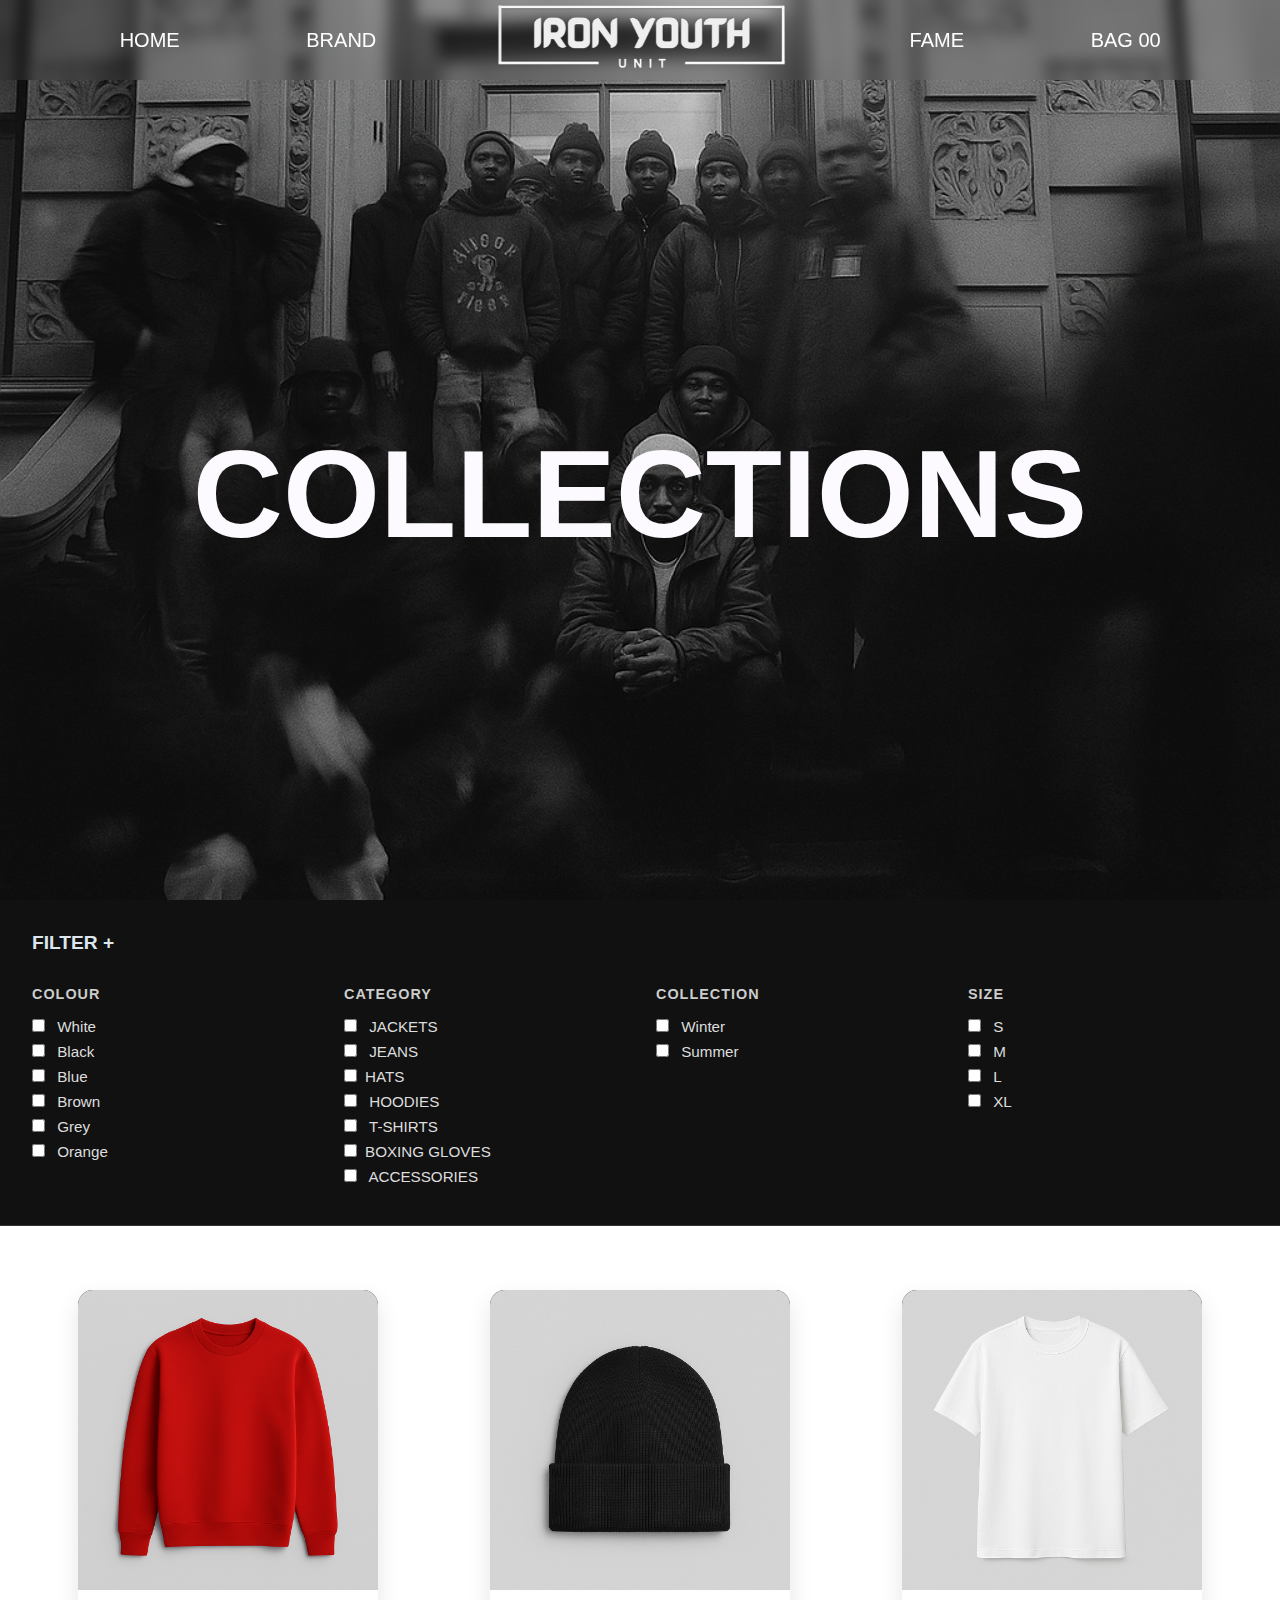
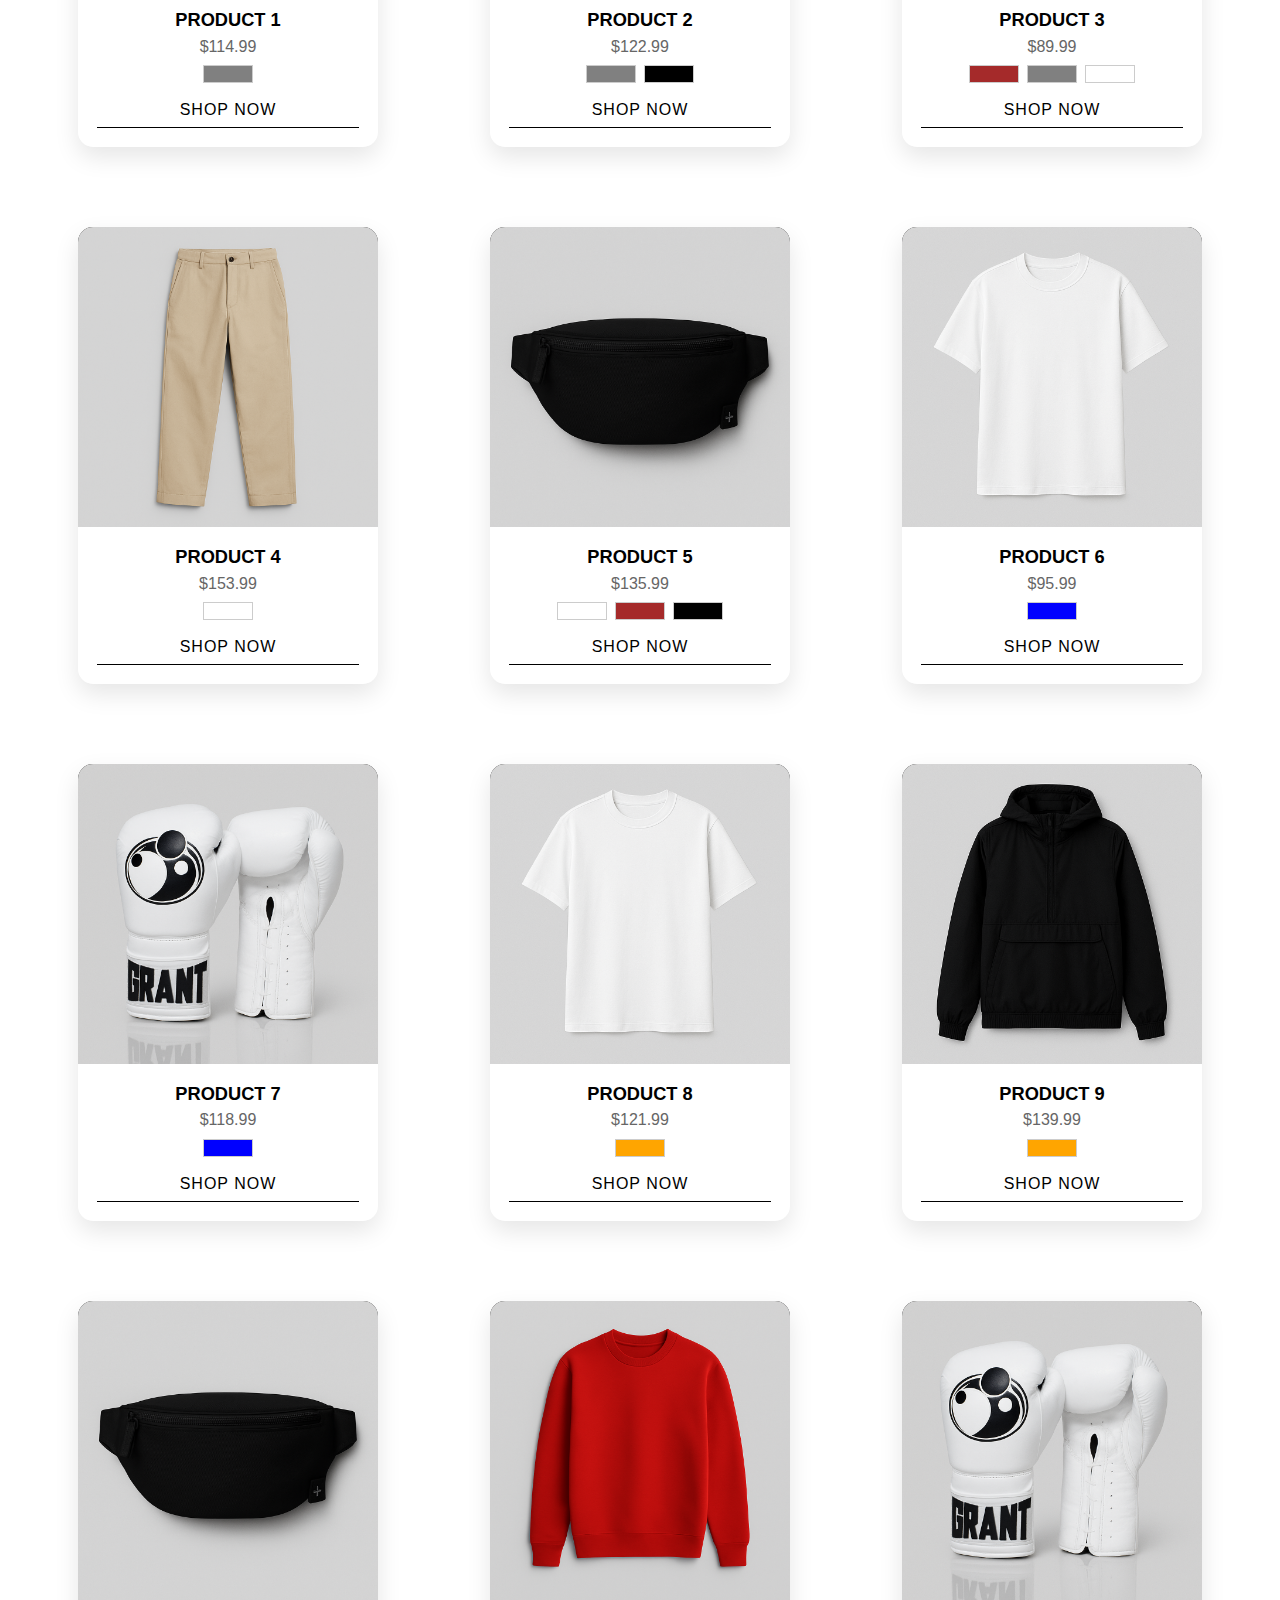
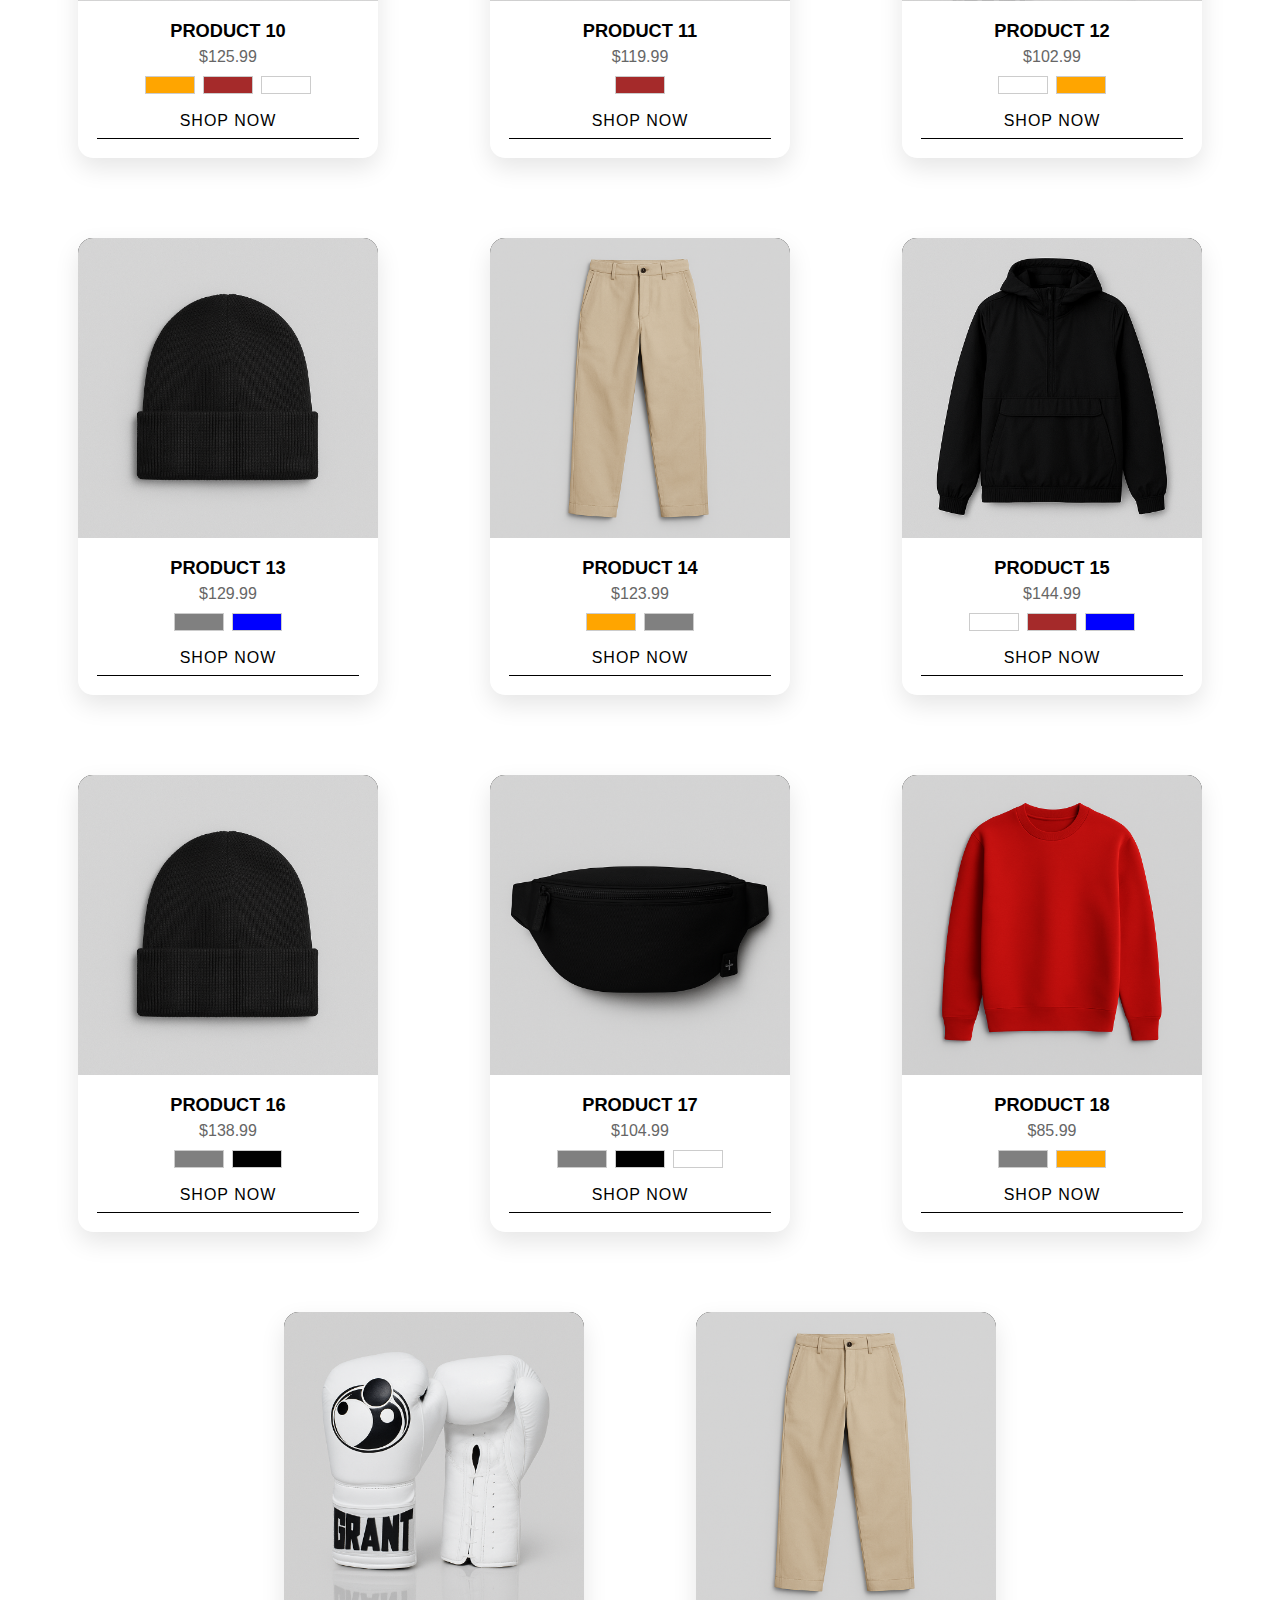
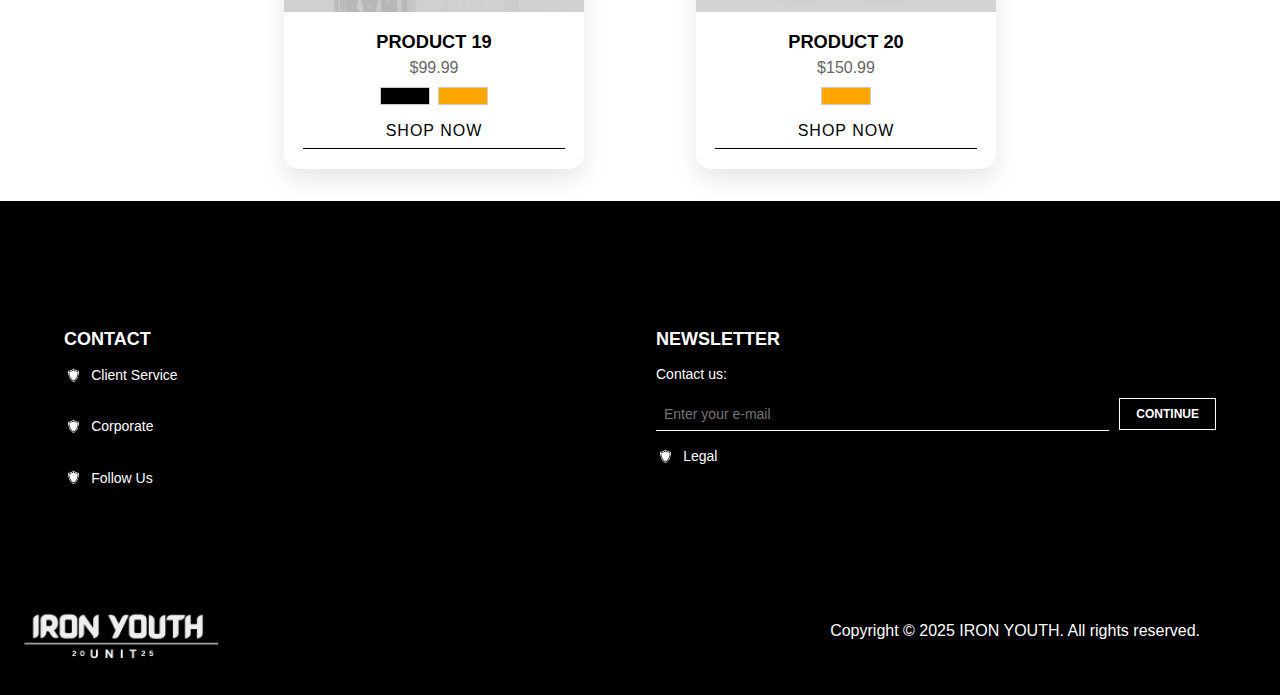
<file: collections.html>
<!DOCTYPE html>
<html lang="en">

<head>
          <meta charset="UTF-8">
          <meta name="viewport" content="width=device-width, initial-scale=1.0">
          <link href="https://api.fontshare.com/v2/css?f[]=clash-display@500&f[]=bebas-neue@400&f[]=supreme@400&f[]=bespoke-stencil@700&display=swap"
                    rel="stylesheet">
          <link rel="icon" type="img/png" href="logo-uvod.png">
          <link rel="stylesheet" href="style.css">
          <link rel="stylesheet" href="collections.css">
          <title>BRAND</title>
          
</head>


<body>
          <section class="landing">
                    <section class="row">
                              <a href="landing.html">HOME</a>
                              <a href="brand.html">BRAND</a>
                              <img src="iron_youth_unite_transparent_500x500.png" alt="">
                              <a href="">FAME</a>
                              <a href="bag.html">BAG 00</a>
                    </section>
                    <div class="burger-icon" id="burgerIcon">
                              <div class="bar"></div>
                              <div class="bar"></div>
                              <div class="bar"></div>
                    </div>

                    <div class="burger-menu" id="burgerMenu">
                              <nav>
                                        <a href="landing.html">HOME</a>
                                       
                                        <a href="brand.html">BRAND</a>
                                        <a href="fame.html">FAME</a>
                                        <a href="bag.html">BAG 00</a>
                              </nav>
                    </div>
                    <div class="uvod">
                              <h1>COLLECTIONS</h1>
                    </div>
          </section>



          <main class="collections-layout">
                    <section class="filter-panel">
                              <div class="filter-header" id="filterToggle">
                                        <span id="filterToggleText">FILTER +</span>
                              </div>

                              <div class="filter-grid" id="filterGrid">
                                        <!-- COLOUR -->
                                        <div class="filter-column" data-filter="color">
                                          <h4>COLOUR</h4>
                                          <label><input type="checkbox" value="white"> White</label>
                                          <label><input type="checkbox" value="black"> Black</label>
                                          <label><input type="checkbox" value="blue"> Blue</label>
                                          <label><input type="checkbox" value="brown"> Brown</label>
                                          <label><input type="checkbox" value="grey"> Grey</label>
                                          <label><input type="checkbox" value="orange"> Orange</label>
                                        </div>
                                      
                                        <!-- CATEGORY -->
                                        <div class="filter-column" data-filter="type">
                                          <h4>CATEGORY</h4>
                                          <label><input type="checkbox" value="bunda"> JACKETS</label>
                                          <label><input type="checkbox" value="kalhoty"> JEANS</label>
                                          <label><input type="checkbox" value="čepice">HATS</label>
                                          <label><input type="checkbox" value="mikina"> HOODIES</label>
                                          <label><input type="checkbox" value="triko"> T-SHIRTS</label>
                                          <label><input type="checkbox" value="boxovací rukavice">BOXING GLOVES</label>
                                          <label><input type="checkbox" value="doplněk"> ACCESSORIES</label>
                                        </div>
                                      
                                        <!-- COLLECTION -->
                                        <div class="filter-column" data-filter="collection">
                                          <h4>COLLECTION</h4>
                                          <label><input type="checkbox" value="winter"> Winter</label>
                                          <label><input type="checkbox" value="summer"> Summer</label>
                                        </div>
                                      
                                        <!-- SIZE -->
                                        <div class="filter-column" data-filter="size">
                                          <h4>SIZE</h4>
                                          <label><input type="checkbox" value="S"> S</label>
                                          <label><input type="checkbox" value="M"> M</label>
                                          <label><input type="checkbox" value="L"> L</label>
                                          <label><input type="checkbox" value="XL"> XL</label>
                                        </div>
                                      </div>
                    </section>




                    <section class="products" id="productList">
                              <div class="product-card" data-name="Produkt 1" data-type="mikina" data-color="grey" data-size="M" data-collection="winter">
                                        <div class="product-img">
                                          <img src="mikina-kolekce.png" alt="Produkt 1">
                                        </div>
                                        <div class="product-text">
                                          <h3>PRODUCT 1</h3>
                                          <p class="price">$114.99</p>
                                          <div class="color-dots">
                                            <span style="background-color: grey;"></span>
                                          </div>
                                          <a href="product.html" class="shop-now">SHOP NOW</a>
                                        </div>
                                      </div>
                                      
                                      <div class="product-card" data-name="Produkt 2" data-type="čepice" data-color="grey,black" data-size="L" data-collection="winter">
                                        <div class="product-img">
                                          <img src="cepice-kolekce.png" alt="Produkt 2">
                                        </div>
                                        <div class="product-text">
                                          <h3>PRODUCT 2</h3>
                                          <p class="price">$122.99</p>
                                          <div class="color-dots">
                                            <span style="background-color: grey;"></span>
                                            <span style="background-color: black;"></span>
                                          </div>
                                          <a href="product.html" class="shop-now">SHOP NOW</a>
                                        </div>
                                      </div>
                                      
                                      <div class="product-card" data-name="Produkt 3" data-type="triko" data-color="brown,grey,white" data-size="XL" data-collection="summer">
                                        <div class="product-img">
                                          <img src="triko-kolekce.png" alt="Produkt 3">
                                        </div>
                                        <div class="product-text">
                                          <h3>PRODUCT 3</h3>
                                          <p class="price">$89.99</p>
                                          <div class="color-dots">
                                            <span style="background-color: brown;"></span>
                                            <span style="background-color: grey;"></span>
                                            <span style="background-color: white;"></span>
                                          </div>
                                          <a href="product.html" class="shop-now">SHOP NOW</a>
                                        </div>
                                      </div>
                                      
                                      <div class="product-card" data-name="Produkt 4" data-type="kalhoty" data-color="white" data-size="L" data-collection="summer">
                                        <div class="product-img">
                                          <img src="kalhoty-kolekce.png" alt="Produkt 4">
                                        </div>
                                        <div class="product-text">
                                          <h3>PRODUCT 4</h3>
                                          <p class="price">$153.99</p>
                                          <div class="color-dots">
                                            <span style="background-color: white;"></span>
                                          </div>
                                          <a href="product.html" class="shop-now">SHOP NOW</a>
                                        </div>
                                      </div>
                                      
                                      <div class="product-card" data-name="Produkt 5" data-type="doplněk" data-color="white,brown,black" data-size="S,XL" data-collection="winter">
                                        <div class="product-img">
                                          <img src="doplnek-kolekce.png" alt="Produkt 5">
                                        </div>
                                        <div class="product-text">
                                          <h3>PRODUCT 5</h3>
                                          <p class="price">$135.99</p>
                                          <div class="color-dots">
                                            <span style="background-color: white;"></span>
                                            <span style="background-color: brown;"></span>
                                            <span style="background-color: black;"></span>
                                          </div>
                                          <a href="product.html" class="shop-now">SHOP NOW</a>
                                        </div>
                                      </div>
                                      <div class="product-card" data-name="Produkt 6" data-type="triko" data-color="blue" data-size="L,XL,M" data-collection="summer">
                                        <div class="product-img">
                                          <img src="triko-kolekce.png" alt="Produkt 6">
                                        </div>
                                        <div class="product-text">
                                          <h3>PRODUCT 6</h3>
                                          <p class="price">$95.99</p>
                                          <div class="color-dots">
                                            <span style="background-color: blue;"></span>
                                          </div>
                                          <a href="product.html" class="shop-now">SHOP NOW</a>
                                        </div>
                                      </div>
                                      
                                      <div class="product-card" data-name="Produkt 7" data-type="boxovací rukavice" data-color="blue" data-size="S" data-collection="winter">
                                        <div class="product-img">
                                          <img src="rukavice-kolekce.png" alt="Produkt 7">
                                        </div>
                                        <div class="product-text">
                                          <h3>PRODUCT 7</h3>
                                          <p class="price">$118.99</p>
                                          <div class="color-dots">
                                            <span style="background-color: blue;"></span>
                                          </div>
                                          <a href="product.html" class="shop-now">SHOP NOW</a>
                                        </div>
                                      </div>
                                      
                                      <div class="product-card" data-name="Produkt 8" data-type="triko" data-color="orange" data-size="XL" data-collection="summer">
                                        <div class="product-img">
                                          <img src="triko-kolekce.png" alt="Produkt 8">
                                        </div>
                                        <div class="product-text">
                                          <h3>PRODUCT 8</h3>
                                          <p class="price">$121.99</p>
                                          <div class="color-dots">
                                            <span style="background-color: orange;"></span>
                                          </div>
                                          <a href="product.html" class="shop-now">SHOP NOW</a>
                                        </div>
                                      </div>
                                      
                                      <div class="product-card" data-name="Produkt 9" data-type="bunda" data-color="orange" data-size="XL,S,M" data-collection="winter">
                                        <div class="product-img">
                                          <img src="bunda-kolekce.png" alt="Produkt 9">
                                        </div>
                                        <div class="product-text">
                                          <h3>PRODUCT 9</h3>
                                          <p class="price">$139.99</p>
                                          <div class="color-dots">
                                            <span style="background-color: orange;"></span>
                                          </div>
                                          <a href="product.html" class="shop-now">SHOP NOW</a>
                                        </div>
                                      </div>
                                      
                                      <div class="product-card" data-name="Produkt 10" data-type="doplněk" data-color="orange,brown,white" data-size="M,L" data-collection="summer">
                                        <div class="product-img">
                                          <img src="doplnek-kolekce.png" alt="Produkt 10">
                                        </div>
                                        <div class="product-text">
                                          <h3>PRODUCT 10</h3>
                                          <p class="price">$125.99</p>
                                          <div class="color-dots">
                                            <span style="background-color: orange;"></span>
                                            <span style="background-color: brown;"></span>
                                            <span style="background-color: white;"></span>
                                          </div>
                                          <a href="product.html" class="shop-now">SHOP NOW</a>
                                        </div>
                                      </div>
                                      
                                      <div class="product-card" data-name="Produkt 11" data-type="mikina" data-color="brown" data-size="L,XL" data-collection="winter">
                                        <div class="product-img">
                                          <img src="mikina-kolekce.png" alt="Produkt 11">
                                        </div>
                                        <div class="product-text">
                                          <h3>PRODUCT 11</h3>
                                          <p class="price">$119.99</p>
                                          <div class="color-dots">
                                            <span style="background-color: brown;"></span>
                                          </div>
                                          <a href="product.html" class="shop-now">SHOP NOW</a>
                                        </div>
                                      </div>
                                      
                                      <div class="product-card" data-name="Produkt 12" data-type="boxovací rukavice" data-color="white,orange" data-size="M,L" data-collection="winter">
                                        <div class="product-img">
                                          <img src="rukavice-kolekce.png" alt="Produkt 12">
                                        </div>
                                        <div class="product-text">
                                          <h3>PRODUCT 12</h3>
                                          <p class="price">$102.99</p>
                                          <div class="color-dots">
                                            <span style="background-color: white;"></span>
                                            <span style="background-color: orange;"></span>
                                          </div>
                                          <a href="product.html" class="shop-now">SHOP NOW</a>
                                        </div>
                                      </div>
                                      
                                      <div class="product-card" data-name="Produkt 13" data-type="čepice" data-color="grey,blue" data-size="M" data-collection="summer">
                                        <div class="product-img">
                                          <img src="cepice-kolekce.png" alt="Produkt 13">
                                        </div>
                                        <div class="product-text">
                                          <h3>PRODUCT 13</h3>
                                          <p class="price">$129.99</p>
                                          <div class="color-dots">
                                            <span style="background-color: grey;"></span>
                                            <span style="background-color: blue;"></span>
                                          </div>
                                          <a href="product.html" class="shop-now">SHOP NOW</a>
                                        </div>
                                      </div>
                                      
                                      <div class="product-card" data-name="Produkt 14" data-type="kalhoty" data-color="orange,grey" data-size="S,M,L" data-collection="summer">
                                        <div class="product-img">
                                          <img src="kalhoty-kolekce.png" alt="Produkt 14">
                                        </div>
                                        <div class="product-text">
                                          <h3>PRODUCT 14</h3>
                                          <p class="price">$123.99</p>
                                          <div class="color-dots">
                                            <span style="background-color: orange;"></span>
                                            <span style="background-color: grey;"></span>
                                          </div>
                                          <a href="product.html" class="shop-now">SHOP NOW</a>
                                        </div>
                                      </div>
                                      
                                      <div class="product-card" data-name="Produkt 15" data-type="bunda" data-color="white,brown,blue" data-size="S" data-collection="summer">
                                        <div class="product-img">
                                          <img src="bunda-kolekce.png" alt="Produkt 15">
                                        </div>
                                        <div class="product-text">
                                          <h3>PRODUCT 15</h3>
                                          <p class="price">$144.99</p>
                                          <div class="color-dots">
                                            <span style="background-color: white;"></span>
                                            <span style="background-color: brown;"></span>
                                            <span style="background-color: blue;"></span>
                                          </div>
                                          <a href="product.html" class="shop-now">SHOP NOW</a>
                                        </div>
                                      </div>
                                      
                                      <div class="product-card" data-name="Produkt 16" data-type="čepice" data-color="grey,black" data-size="M,L" data-collection="summer">
                                        <div class="product-img">
                                          <img src="cepice-kolekce.png" alt="Produkt 16">
                                        </div>
                                        <div class="product-text">
                                          <h3>PRODUCT 16</h3>
                                          <p class="price">$138.99</p>
                                          <div class="color-dots">
                                            <span style="background-color: grey;"></span>
                                            <span style="background-color: black;"></span>
                                          </div>
                                          <a href="product.html" class="shop-now">SHOP NOW</a>
                                        </div>
                                      </div>
                                      
                                      <div class="product-card" data-name="Produkt 17" data-type="doplněk" data-color="grey,black,white" data-size="S,L" data-collection="summer">
                                        <div class="product-img">
                                          <img src="doplnek-kolekce.png" alt="Produkt 17">
                                        </div>
                                        <div class="product-text">
                                          <h3>PRODUCT 17</h3>
                                          <p class="price">$104.99</p>
                                          <div class="color-dots">
                                            <span style="background-color: grey;"></span>
                                            <span style="background-color: black;"></span>
                                            <span style="background-color: white;"></span>
                                          </div>
                                          <a href="product.html" class="shop-now">SHOP NOW</a>
                                        </div>
                                      </div>
                                      
                                      <div class="product-card" data-name="Produkt 18" data-type="mikina" data-color="grey,orange" data-size="S,XL" data-collection="winter">
                                        <div class="product-img">
                                          <img src="mikina-kolekce.png" alt="Produkt 18">
                                        </div>
                                        <div class="product-text">
                                          <h3>PRODUCT 18</h3>
                                          <p class="price">$85.99</p>
                                          <div class="color-dots">
                                            <span style="background-color: grey;"></span>
                                            <span style="background-color: orange;"></span>
                                          </div>
                                          <a href="product.html" class="shop-now">SHOP NOW</a>
                                        </div>
                                      </div>
                                      
                                      <div class="product-card" data-name="Produkt 19" data-type="boxovací rukavice" data-color="black,orange" data-size="L" data-collection="winter">
                                        <div class="product-img">
                                          <img src="rukavice-kolekce.png" alt="Produkt 19">
                                        </div>
                                        <div class="product-text">
                                          <h3>PRODUCT 19</h3>
                                          <p class="price">$99.99</p>
                                          <div class="color-dots">
                                            <span style="background-color: black;"></span>
                                            <span style="background-color: orange;"></span>
                                          </div>
                                          <a href="product.html" class="shop-now">SHOP NOW</a>
                                        </div>
                                      </div>
                                      
                                      <div class="product-card" data-name="Produkt 20" data-type="kalhoty" data-color="orange" data-size="S,M" data-collection="summer">
                                        <div class="product-img">
                                          <img src="kalhoty-kolekce.png" alt="Produkt 20">
                                        </div>
                                        <div class="product-text">
                                          <h3>PRODUCT 20</h3>
                                          <p class="price">$150.99</p>
                                          <div class="color-dots">
                                            <span style="background-color: orange;"></span>
                                          </div>
                                          <a href="product.html" class="shop-now">SHOP NOW</a>
                                        </div>
                                      </div>
                                      
                    </section>
          </main>
          <section class="paticka">
                    <div class="paticka-column">
                              <h2>CONTACT</h2>

                              <div class="toggle-wrapper">
                                        <a href="#" class="toggle-link">
                                                  <img src="logo-uvod.png" class="toggle-icon" alt=""> Client Service
                                        </a>
                                        <div class="toggle-detail">
                                                  <p>Email: support@steelplate.com</p>
                                                  <p>Phone: +420 123 456 789</p>
                                        </div>
                              </div>

                              <div class="toggle-wrapper">
                                        <a href="#" class="toggle-link">
                                                  <img src="logo-uvod.png" class="toggle-icon" alt=""> Corporate
                                        </a>
                                        <div class="toggle-detail">
                                                  <p>Corporate ID: 12345678</p>
                                                  <p>Registered in Prague</p>
                                        </div>
                              </div>

                              <div class="toggle-wrapper">
                                        <a href="#" class="toggle-link">
                                                  <img src="logo-uvod.png" class="toggle-icon" alt=""> Follow Us
                                        </a>
                                        <div class="toggle-detail">
                                                  <p><a href="#">Instagram</a> / <a href="#">TikTok</a></p>
                                        </div>
                              </div>


                    </div>
                    <div class="paticka-column">
                              <h2>NEWSLETTER</h2>
                              <p>Contact us:</p>
                              <div class="email-subscribe">
                                        <input type="email" placeholder="Enter your e-mail" />
                                        <button type="submit">CONTINUE</button>
                              </div>

                              <div class="toggle-wrapper">
                                        <a href="#" class="toggle-link">
                                                  <img src="logo-uvod.png" class="toggle-icon" alt=""> Legal
                                        </a>
                                        <div class="toggle-detail">
                                                  <p>Terms of Use, GDPR, Cookies info.</p>
                                        </div>
                              </div>
                    </div>
          </section>


          <footer>
            <img src="logo.png" alt="">Copyright © 2025 IRON YOUTH. All rights reserved.
          </footer>
</body>
<script> document.addEventListener('DOMContentLoaded', () => {
          const input = document.getElementById('searchInput');
          const products = document.querySelectorAll('.product-card');
          const filters = document.querySelectorAll('.filter-column');
          const filterPanel = document.querySelector('.filter-panel');
          const toggleText = document.getElementById('filterToggleText');
        
          // Toggle filter panel
          document.getElementById('filterToggle').addEventListener('click', () => {
            filterPanel.classList.toggle('closed');
            toggleText.textContent = filterPanel.classList.contains('closed') ? 'FILTER +' : 'FILTER −';
          });
        
          // Hlavní funkce pro filtrování produktů
          function filterProducts() {
            const searchValue = input?.value.toLowerCase() || '';
            const activeFilters = {};
        
            filters.forEach(group => {
              const type = group.dataset.filter;
              const checked = [...group.querySelectorAll('input:checked')].map(i => i.value.toLowerCase());
              if (checked.length) activeFilters[type] = checked;
            });
        
            products.forEach(product => {
              const name = product.dataset.name?.toLowerCase() || '';
              const type = product.dataset.type?.toLowerCase() || '';
              const color = product.dataset.color?.toLowerCase() || '';
              const size = product.dataset.size?.toLowerCase() || '';
              const collection = product.dataset.collection?.toLowerCase() || '';
        
              const matchesSearch = name.includes(searchValue);
        
              let matchesFilters = true;
              for (const [key, values] of Object.entries(activeFilters)) {
                const data = product.dataset[key]?.toLowerCase() || '';
                const hasMatch = values.some(v => data.includes(v));
                if (!hasMatch) matchesFilters = false;
              }
        
              product.style.display = matchesSearch && matchesFilters ? 'block' : 'none';
            });
          }
        
          // Eventy pro filtrování
          if (input) input.addEventListener('input', filterProducts);
          document.querySelectorAll('.filter-column input[type="checkbox"]').forEach(checkbox => {
            checkbox.addEventListener('change', () => {
              checkbox.parentElement.classList.toggle('active', checkbox.checked);
              filterProducts();
            });
          });
        });

          const burgerIcon = document.getElementById('burgerIcon');
          const burgerMenu = document.getElementById('burgerMenu');

          burgerIcon.addEventListener('click', () => {
                    burgerMenu.classList.toggle('show');
          });
          document.querySelectorAll('.toggle-link').forEach(link => {
                    link.addEventListener('click', e => {
                              e.preventDefault();
                              const wrapper = link.closest('.toggle-wrapper');
                              const icon = link.querySelector('.toggle-icon');

                              wrapper.classList.toggle('open');

                              if (wrapper.classList.contains('open')) {
                                        icon.src = "logo-uvod-2.png"; // nahraď cestou k „mínus“ ikoně
                              } else {
                                        icon.src = "logo-uvod.png"; // zpět na „plus“
                              }
                    });
          });

</script>

</html>
</file>
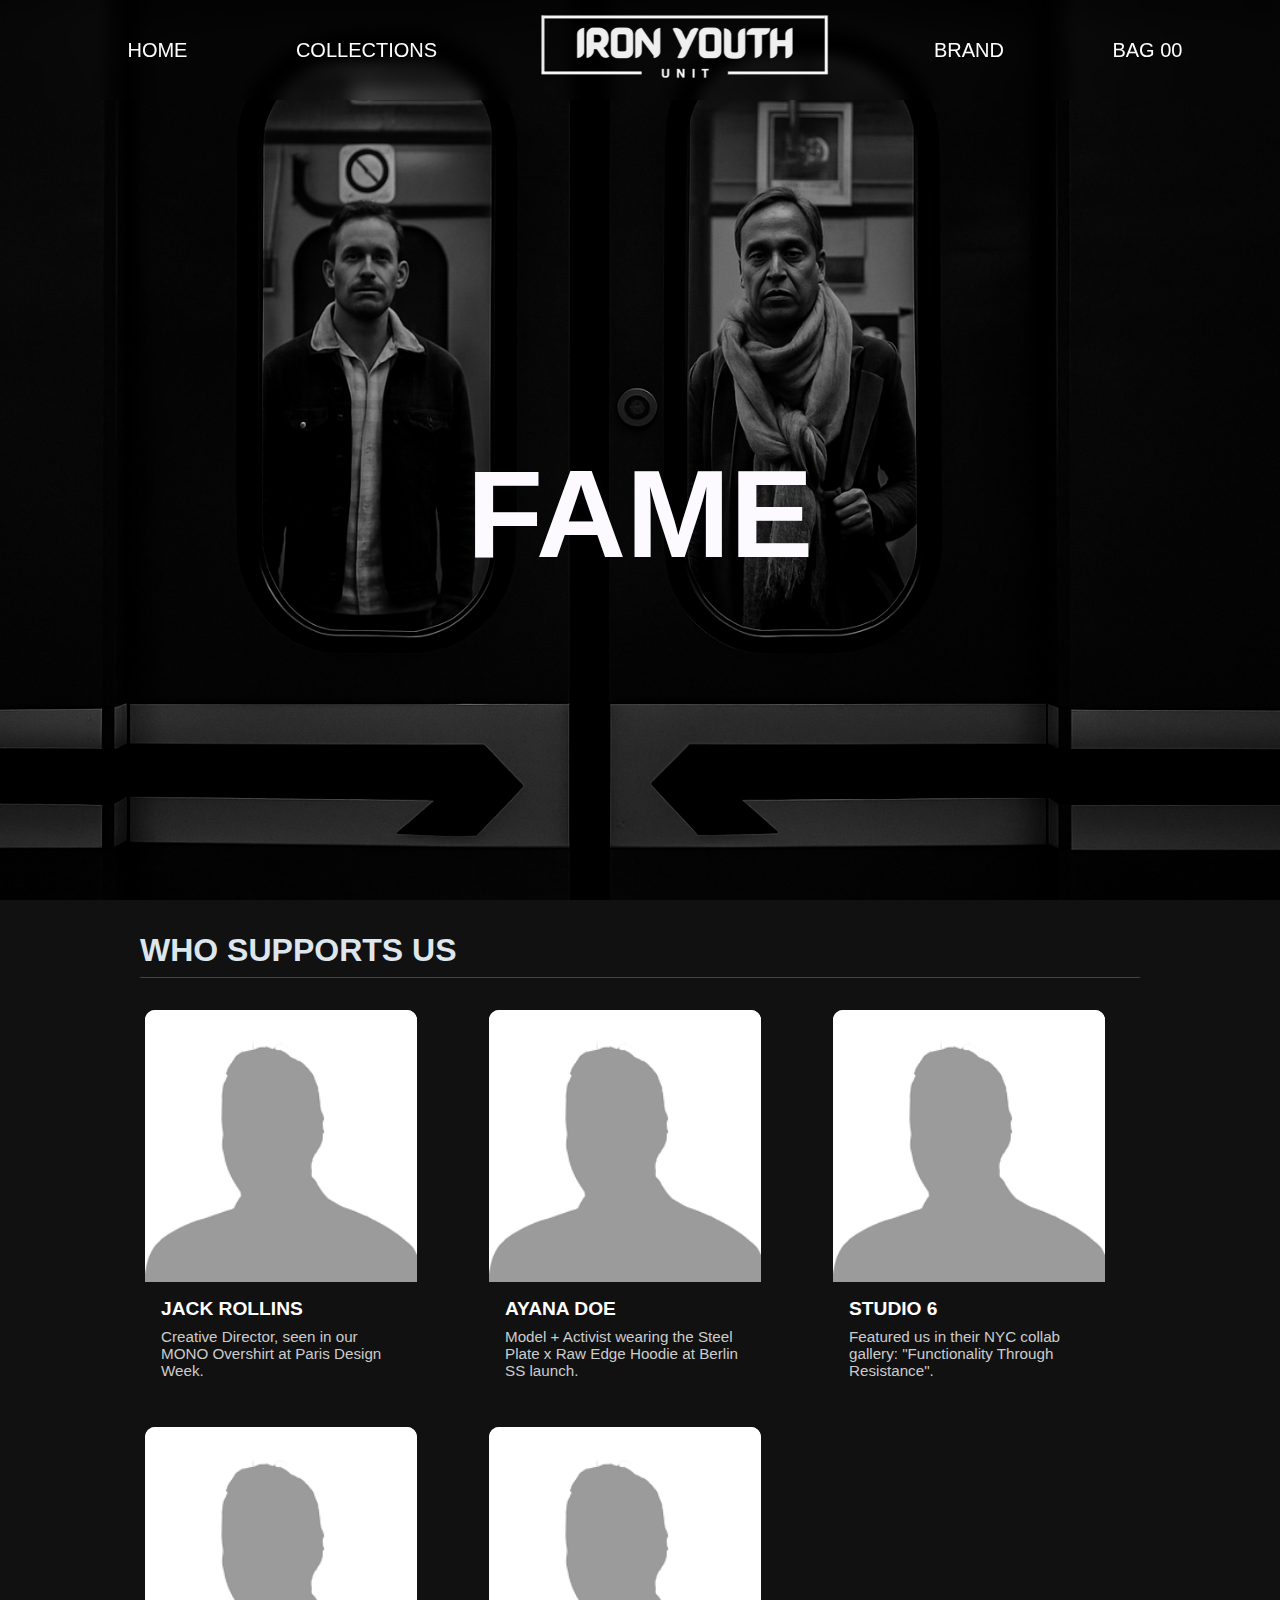
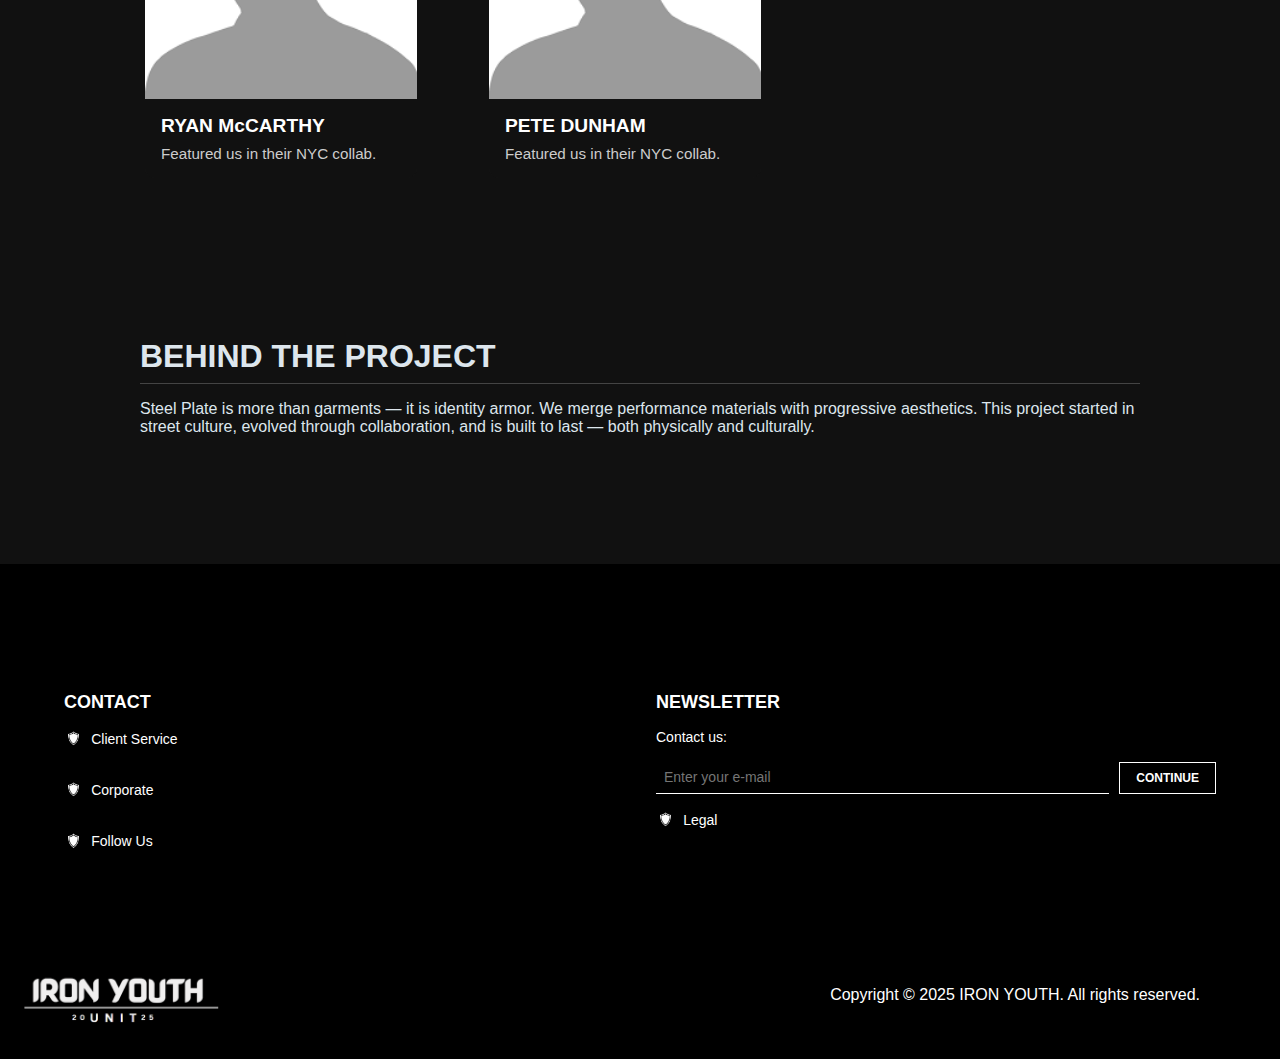
<file: fame.html>
<!DOCTYPE html>
<html lang="en">
<head>
  <meta charset="UTF-8" />
  <meta name="viewport" content="width=device-width, initial-scale=1.0" />
  <title>FAME — Steel Plate</title>
  <link rel="stylesheet" href="style.css">
  <link rel="stylesheet" href="fame.css">
  <link
    href="https://api.fontshare.com/v2/css?f[]=clash-display@500&f[]=bebas-neue@400&f[]=supreme@400&f[]=bespoke-stencil@700&display=swap"
    rel="stylesheet">
  
</head>
<body>
  
  <section class="landing">
          <section class="row">
            <a href="landing.html">HOME</a>
            <div class="dropdown">
              <a href="collections.html">COLLECTIONS</a>
              <div class="dropdown-content">
                <a href="collections.html#bundy">JACKETS</a>
                <a href="collections.html#mikiny">HOODIES</a>
                <a href="collections.html#trika">T-SHIRTS</a>
                <a href="collections.html#kalhoty">JEANS</a>
                <a href="collections.html#cepice">HATS</a>
                <a href="collections.html#doplnky">ACCESSORIES</a>
              </div>
            </div>
                    
            <img src="iron_youth_unite_transparent_500x500.png" alt="">
                    <a href="brand.html">BRAND</a>
                    <a href="bag.html">BAG 00</a>
                  </section>
          <div class="burger-icon" id="burgerIcon">
            <div class="bar"></div>
            <div class="bar"></div>
            <div class="bar"></div>
          </div>
          
          <div class="burger-menu" id="burgerMenu">
            <nav>
                    <a href="landing.html">HOME</a>
              <a href="collections.html">COLLECTIONS</a>
              <a href="brand.html">BRAND</a>
              
              <a href="bag.html">BAG 00</a>
            </nav>
          </div>
          <div class="uvod">
            <h1>FAME</h1>
    
          </div>
        </section>
        <main>
  <section class="section">
    <h2>Who Supports Us</h2>
    <div class="grid">
      <div class="card">
        <img src="ano.png" alt="Influencer 1" />
        <div class="card-content">
          <h3>JACK ROLLINS</h3>
          <p>Creative Director, seen in our MONO Overshirt at Paris Design Week.</p>
        </div>
      </div>
      <div class="card">
        <img src="ano.png" alt="Influencer 2" />
        <div class="card-content">
          <h3>AYANA DOE</h3>
          <p>Model + Activist wearing the Steel Plate x Raw Edge Hoodie at Berlin SS launch.</p>
        </div>
      </div>
      <div class="card">
        <img src="ano.png" alt="Influencer 3" />
        <div class="card-content">
          <h3>STUDIO 6</h3>
          <p>Featured us in their NYC collab gallery: "Functionality Through Resistance".</p>
        </div>
      </div>
      <div class="card">
          <img src="ano.png" alt="Influencer 3" />
          <div class="card-content">
            <h3>RYAN McCARTHY</h3>
            <p>Featured us in their NYC collab.</p>
          </div>
        </div>
        <div class="card">
          <img src="ano.png" alt="Influencer 3" />
          <div class="card-content">
            <h3>PETE DUNHAM</h3>
            <p>Featured us in their NYC collab.</p>
          </div>
        </div>
    </div>
  </section>

  <section class="section">
    <h2>Behind the Project</h2>
    <p>
      Steel Plate is more than garments — it is identity armor. We merge performance
      materials with progressive aesthetics. This project started in street culture,
      evolved through collaboration, and is built to last — both physically and culturally.
    </p>
  </section>

 
</main>
<section class="paticka">
          <div class="paticka-column">
                    <h2>CONTACT</h2>
                  
                    <div class="toggle-wrapper">
                      <a href="#" class="toggle-link">
                        <img src="logo-uvod.png" class="toggle-icon" alt=""> Client Service
                      </a>
                      <div class="toggle-detail">
                        <p>Email: support@steelplate.com</p>
                        <p>Phone: +420 123 456 789</p>
                      </div>
                    </div>
                  
                    <div class="toggle-wrapper">
                      <a href="#" class="toggle-link">
                        <img src="logo-uvod.png" class="toggle-icon" alt=""> Corporate
                      </a>
                      <div class="toggle-detail">
                        <p>Corporate ID: 12345678</p>
                        <p>Registered in Prague</p>
                      </div>
                    </div>
                  
                    <div class="toggle-wrapper">
                      <a href="#" class="toggle-link">
                        <img src="logo-uvod.png" class="toggle-icon" alt=""> Follow Us
                      </a>
                      <div class="toggle-detail">
                        <p><a href="#">Instagram</a> / <a href="#">TikTok</a></p>
                      </div>
                    </div>
                  
                   
                  </div>
          <div class="paticka-column">
            <h2>NEWSLETTER</h2>
            <p>Contact us:</p>
            <div class="email-subscribe">
            <input type="email" placeholder="Enter your e-mail" />
             <button type="submit">CONTINUE</button>
            </div>
            
             <div class="toggle-wrapper">
                      <a href="#" class="toggle-link">
                        <img src="logo-uvod.png" class="toggle-icon" alt=""> Legal
                      </a>
                      <div class="toggle-detail">
                        <p>Terms of Use, GDPR, Cookies info.</p>
                      </div>
                    </div>
          </div>
        </section>
      
      
        <footer>
          <img src="logo.png" alt="">Copyright © 2025 IRON YOUTH. All rights reserved.
        </footer>
</body>
<script>  const burgerIcon = document.getElementById('burgerIcon');
          const burgerMenu = document.getElementById('burgerMenu');
        
          burgerIcon.addEventListener('click', () => {
            burgerMenu.classList.toggle('show');
          });
          document.querySelectorAll('.toggle-link').forEach(link => {
            link.addEventListener('click', e => {
              e.preventDefault();
              const wrapper = link.closest('.toggle-wrapper');
              const icon = link.querySelector('.toggle-icon');
        
              wrapper.classList.toggle('open');
        
              if (wrapper.classList.contains('open')) {
                icon.src = "logo-uvod-2.png"; // nahraď cestou k „mínus“ ikoně
              } else {
                icon.src = "logo-uvod.png"; // zpět na „plus“
              }
            });
          });</script>
</html>
</file>
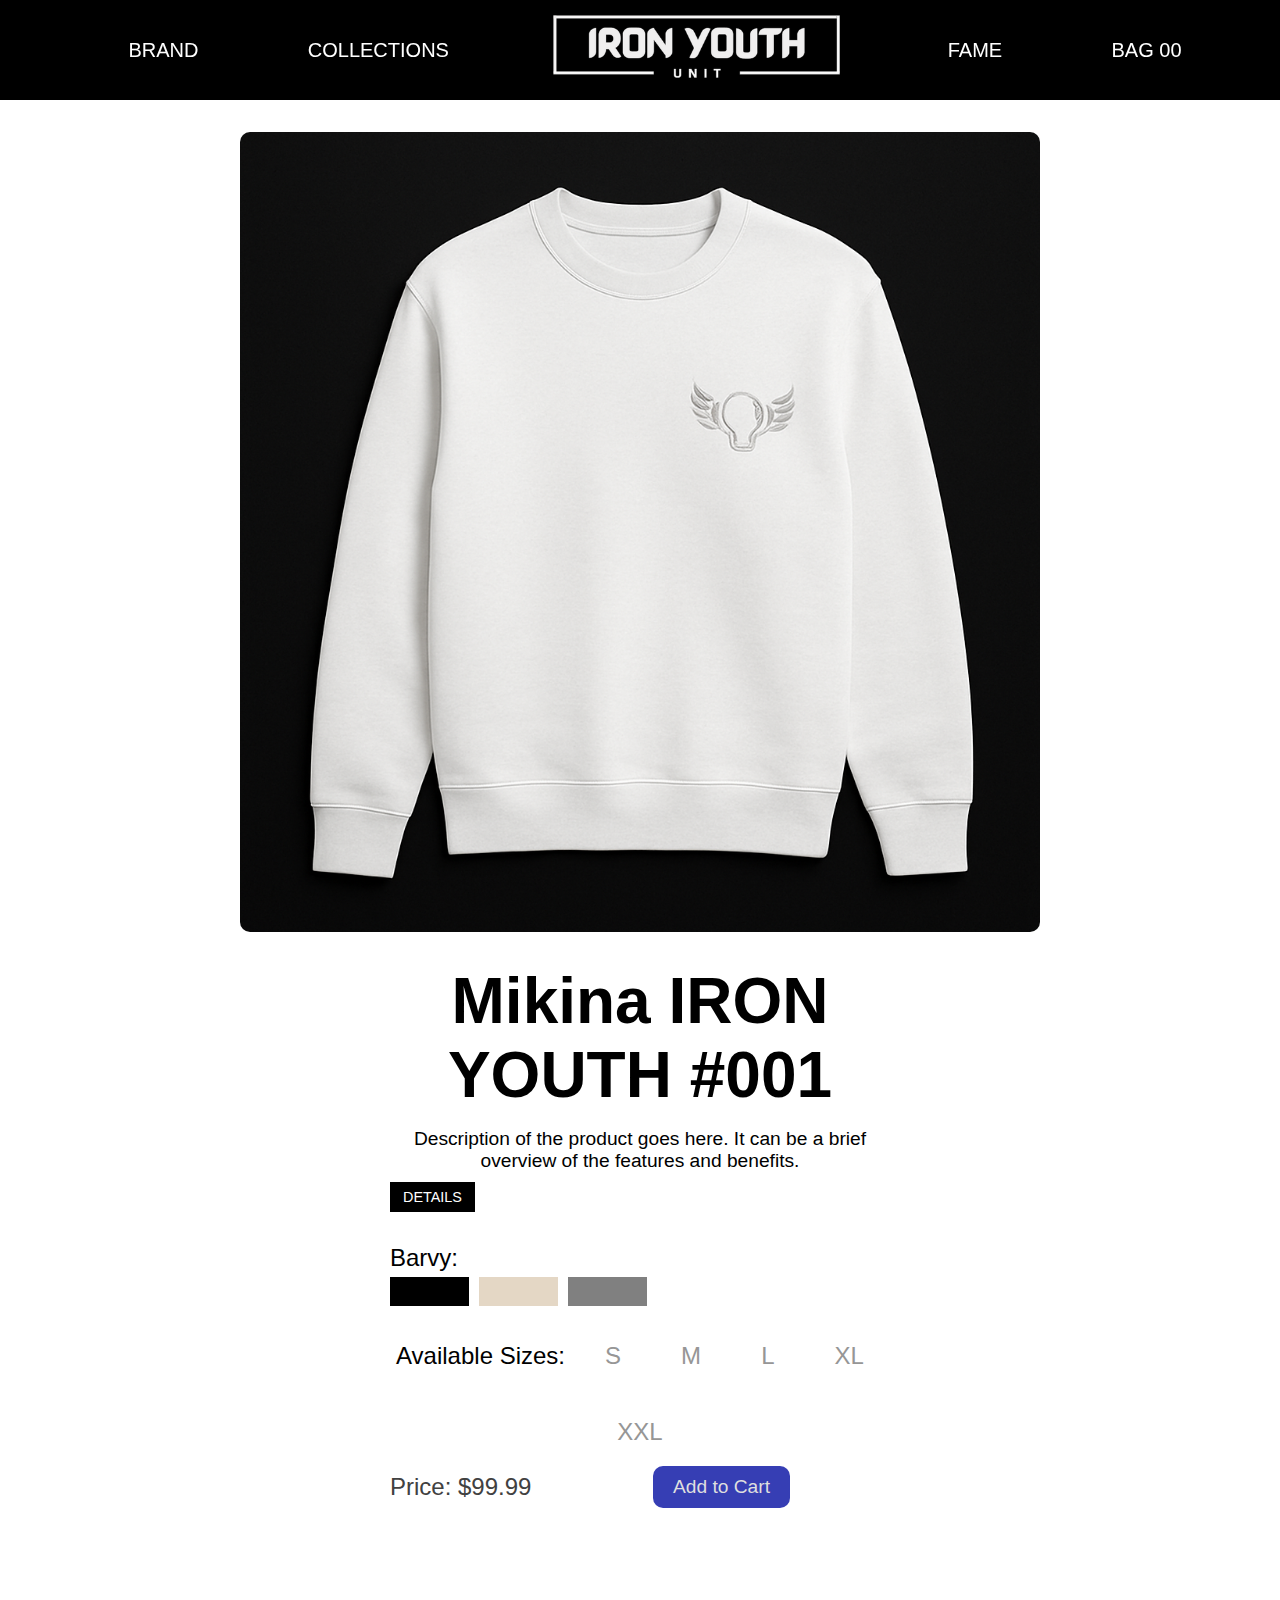
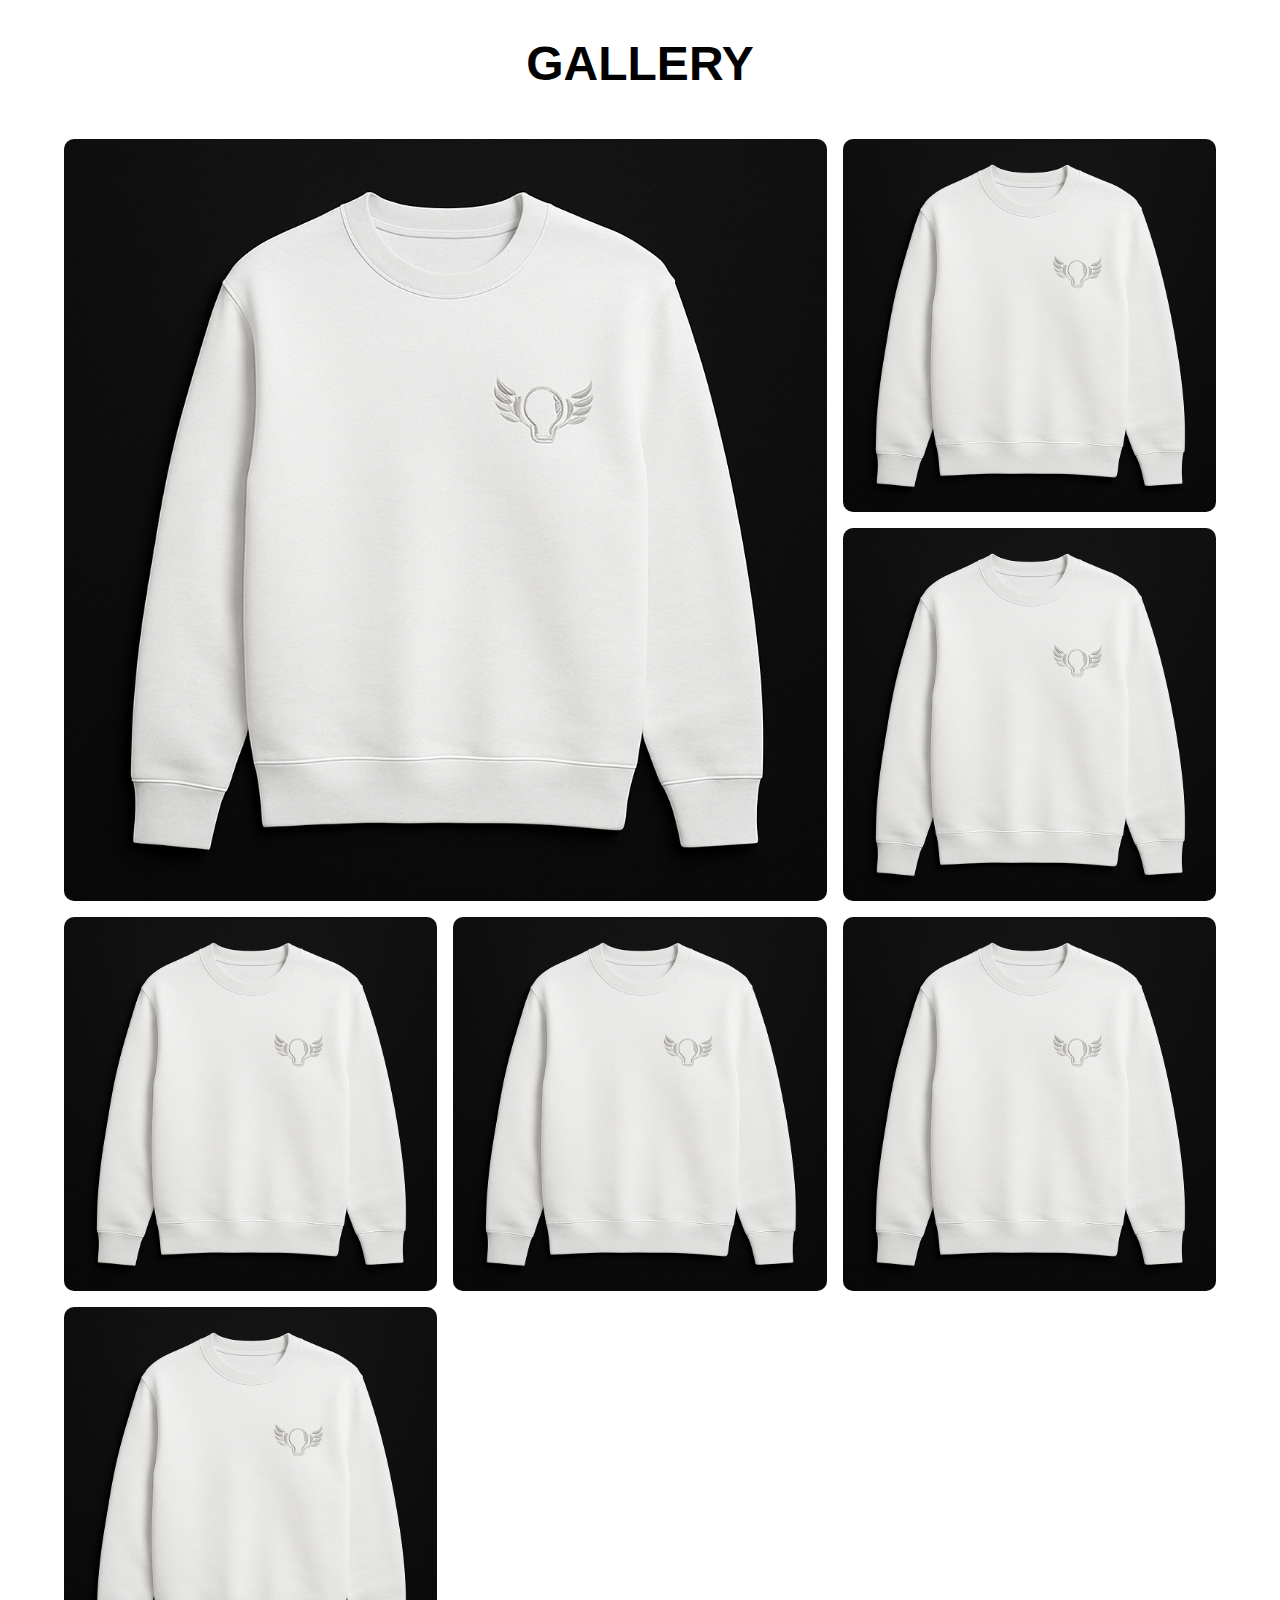
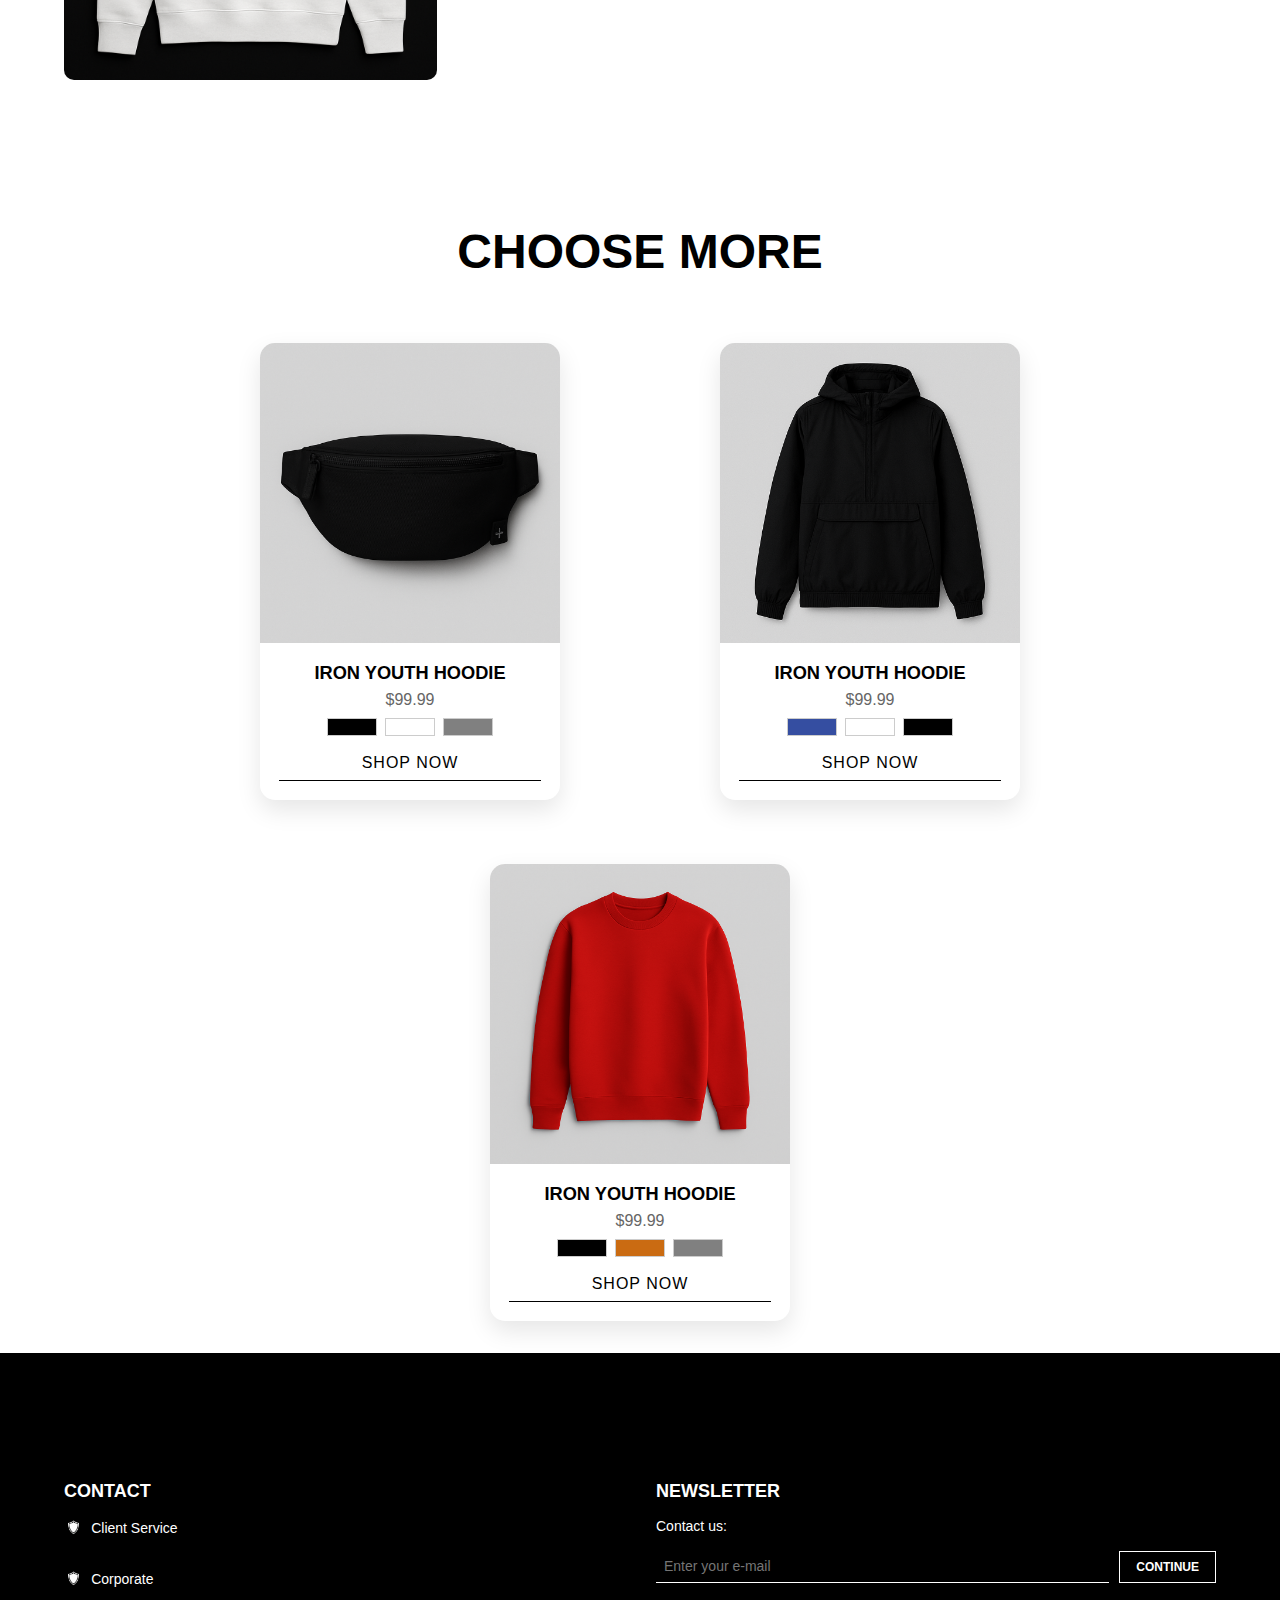
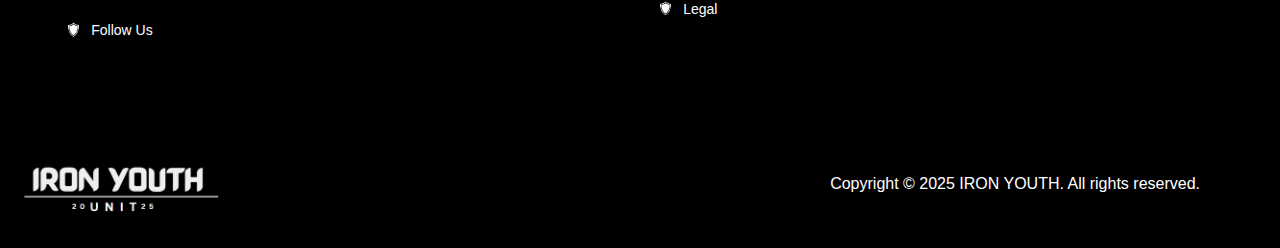
<file: product.html>
<!DOCTYPE html>
<html lang="en">

<head>
          <meta charset="UTF-8">
          <meta name="viewport" content="width=device-width, initial-scale=1.0">
          <title>STELL PLATE | PRODUCT</title>
          <link rel="stylesheet" href="style.css" />
          <link rel="stylesheet" href="product.css">
          <link href="https://api.fontshare.com/v2/css?f[]=clash-display@500&f[]=bebas-neue@400&f[]=supreme@400&f[]=bespoke-stencil@700&display=swap"
                    rel="stylesheet">
          


</head>

<body>
          <section class="product-header">
                    <section class="row">

                              <a href="brand.html">BRAND</a>
                              <div class="dropdown">
                                <a href="collections.html">COLLECTIONS</a>
                                <div class="dropdown-content">
                                  <a href="collections.html#bundy">JACKETS</a>
                                  <a href="collections.html#mikiny">HOODIES</a>
                                  <a href="collections.html#trika">T-SHIRTS</a>
                                  <a href="collections.html#kalhoty">JEANS</a>
                                  <a href="collections.html#cepice">HATS</a>
                                  <a href="collections.html#doplnky">ACCESSORIES</a>
                                </div>
                              </div>
                              <img src="iron_youth_unite_transparent_500x500.png" alt="">
                              <a href="fame.html">FAME</a>
                              <a href="bag.html">BAG 00</a>
                    </section>

                    <!-- BURGER -->
                    <div class="burger-icon" id="burgerIcon">
                              <div class="bar"></div>
                              <div class="bar"></div>
                              <div class="bar"></div>
                    </div>

                    <div class="burger-menu" id="burgerMenu">
                              <nav>
                                        <a href="landing.html">HOME </a>
                                        <a href="collections.html">COLLECTIONS</a>
                                        <a href="brand.html">BRAND</a>
                                        <a href="fame.html">FAME</a>
                                        <a href="bag.html">BAG 00</a>
                              </nav>
                    </div>


          </section>

          <main>
                    <section class="product-section">
                              <div class="product-image">
                                        <img src="mikina-2.png" alt="Product Image" />
                              </div>
                              <div class="product-details">
                                        <h1>Mikina IRON YOUTH #001</h1>
                                        <p class="informace-lehke">
                                                  Description of the product goes here. It can be a brief overview of
                                                  the features and benefits.
                                                  <button class="open-details">DETAILS</button>
                                        </p>
                                        <p class="p-calor-area">Barvy:</p>
                                        <article class="color-area">


                                                  <div class="color-dot" style="background-color: black;"
                                                            data-barva="Black"></div>
                                                  <div class="color-dot" style="background-color: #e4d7c5;"
                                                            data-barva="Sand"></div>
                                                  <div class="color-dot" style="background-color: gray;"
                                                            data-barva="Grey"></div>

                                        </article>
                                        <article class="size-area">
                                                  <p>Available Sizes: </p>
                                                  <div class="size" id="size">S</div>
                                                  <div class="size" id="size">M</div>
                                                  <div class="size" id="size">L</div>
                                                  <div class="size" id="size">XL</div>
                                                  <div class="size" id="size">XXL</div>
                                        </article>
                                        <div class="okno-ceny">
                                                  <p class="cena">Price: $99.99</p>
                                                  <a href="bag.html" class="kosik-pridat">Add to Cart</a>
                                        </div>
                              </div>
                    </section>
                    <h2 class="nadpis-choose-more">GALLERY</h2>
                    <section class="gallery">
                              <div class="gallery-grid">
                                        <img src="mikina-2.png" class="big" alt="Hero Image 1" /> <!-- černá mikina -->
                                        <img src="mikina-2.png" alt="Gallery Image 2" /> <!-- malá bílá mikina -->
                                        <img src="mikina-2.png" alt="Gallery Image 3" /> <!-- černá ledvinka -->
                                        <img src="mikina-2.png" alt="Gallery Image 6" /> <!-- černá čepice -->
                                        <img src="mikina-2.png" alt="Hero Image 5" /> <!-- černá box glove -->
                                        <img src="mikina-2.png" alt="Gallery Image 4" /> <!-- černá mikina -->
                                        <img src="mikina-2.png" alt="Gallery Image 4" /> <!-- černá mikina -->

                              </div>
                    </section>
                    <!-- DESIGNOVÉ VLASTNOSTI PRODUKTU -->
                    <h2 class="nadpis-choose-more">CHOOSE MORE</h2>
                    <section class="vyber-vice">
                              <div class="product-card">
                                        <div class="product-img">
                                                  <img src="doplnek-kolekce.png" alt="Steel Plate Hoodie">

                                        </div>
                                        <div class="product-text">
                                                  <h3>IRON YOUTH HOODIE</h3>
                                                  <p class="price">$99.99</p>
                                                  <div class="color-dots">
                                                            <span style="background-color: black;"></span>
                                                            <span style="background-color: #ffffff;"></span>
                                                            <span style="background-color: #808080;"></span>
                                                  </div>
                                                  <a href="" class="shop-now">SHOP NOW</a>
                                        </div>
                              </div>

                              <div class="product-card">
                                        <div class="product-img">
                                                  <img src="bunda-kolekce.png" alt="Steel Plate Hoodie">

                                        </div>
                                        <div class="product-text">
                                                  <h3>IRON YOUTH HOODIE</h3>
                                                  <p class="price">$99.99</p>

                                                  <div class="color-dots">
                                                            <span style="background-color: rgb(53, 78, 161);"></span>
                                                            <span style="background-color: #ffffff;"></span>
                                                            <span style="background-color: #000000;"></span>
                                                  </div>
                                                  <a href="" class="shop-now">SHOP NOW</a>
                                        </div>
                              </div>
                              <div class="product-card">
                                        <div class="product-img">
                                                  <img src="mikina-kolekce.png" alt="Steel Plate Hoodie">

                                        </div>
                                        <div class="product-text">
                                                  <h3>IRON YOUTH HOODIE</h3>
                                                  <p class="price">$99.99</p>
                                                  <div class="color-dots">
                                                            <span style="background-color: rgb(0, 0, 0);"></span>
                                                            <span style="background-color: #ca6b12;"></span>
                                                            <span style="background-color: #808080;"></span>
                                                  </div>
                                                  <a href="" class="shop-now">SHOP NOW</a>
                                        </div>
                              </div>

                    </section>
          </main>

          <section class="paticka">
                    <div class="paticka-column">
                              <h2>CONTACT</h2>

                              <div class="toggle-wrapper">
                                        <a href="#" class="toggle-link">
                                                  <img src="logo-uvod.png" class="toggle-icon" alt=""> Client Service
                                        </a>
                                        <div class="toggle-detail">
                                                  <p>Email: support@steelplate.com</p>
                                                  <p>Phone: +420 123 456 789</p>
                                        </div>
                              </div>

                              <div class="toggle-wrapper">
                                        <a href="#" class="toggle-link">
                                                  <img src="logo-uvod.png" class="toggle-icon" alt=""> Corporate
                                        </a>
                                        <div class="toggle-detail">
                                                  <p>Corporate ID: 12345678</p>
                                                  <p>Registered in Prague</p>
                                        </div>
                              </div>

                              <div class="toggle-wrapper">
                                        <a href="#" class="toggle-link">
                                                  <img src="logo-uvod.png" class="toggle-icon" alt=""> Follow Us
                                        </a>
                                        <div class="toggle-detail">
                                                  <p><a href="https://www.instagram.com/">Instagram</a> / <a
                                                                      href="https://www.tiktok.com/">TikTok</a></p>
                                        </div>
                              </div>


                    </div>
                    <div class="paticka-column">
                              <h2>NEWSLETTER</h2>
                              <p>Contact us:</p>
                              <div class="email-subscribe">
                                        <input type="email" placeholder="Enter your e-mail" />
                                        <button type="submit">CONTINUE</button>
                              </div>

                              <div class="toggle-wrapper">
                                        <a href="#" class="toggle-link">
                                                  <img src="logo-uvod.png" class="toggle-icon" alt=""> Legal
                                        </a>
                                        <div class="toggle-detail">
                                                  <p>Terms of Use, GDPR, Cookies info.</p>
                                        </div>
                              </div>
                    </div>
          </section>


          <footer>
            <img src="logo.png" alt="">Copyright © 2025 IRON YOUTH. All rights reserved.
          </footer>

          <script>
                    document.addEventListener('DOMContentLoaded', () => {
  const burgerIcon = document.getElementById('burgerIcon');
  const burgerMenu = document.getElementById('burgerMenu');

  // Toggle menu on click
  burgerIcon.addEventListener('click', () => {
    burgerMenu.classList.toggle('show');
  });

  // Close menu on nav link click
  burgerMenu.querySelectorAll('a').forEach(link => {
    link.addEventListener('click', () => {
      burgerMenu.classList.remove('show');
    });
  });
});

                    const casti = document.querySelectorAll('.size');

                    casti.forEach(cast => {
                              cast.addEventListener('click', () => {
                                        // Odstranit zvýraznění ze všech
                                        casti.forEach(c => c.classList.remove('active'));

                                        // Zvýraznit jen ten kliknutý
                                        cast.classList.add('active');
                              });
                    });



                    document.querySelectorAll('.toggle-link').forEach(link => {
                              link.addEventListener('click', e => {
                                        e.preventDefault();
                                        const wrapper = link.closest('.toggle-wrapper');
                                        const icon = link.querySelector('.toggle-icon');

                                        wrapper.classList.toggle('open');

                                        if (wrapper.classList.contains('open')) {
                                                  icon.src = "logo-uvod-2.png"; // nahraď cestou k „mínus“ ikoně
                                        } else {
                                                  icon.src = "logo-uvod.png"; // zpět na „plus“
                                        }
                              });
                    });


                    document.addEventListener('DOMContentLoaded', function () {
                              const openBtn = document.querySelector('.open-details');
                              const closeBtn = document.getElementById('closeDetails');
                              const slidePanel = document.getElementById('slideDetails');

                              openBtn.addEventListener('click', () => {
                                        slidePanel.classList.add('open');
                              });

                              closeBtn.addEventListener('click', () => {
                                        slidePanel.classList.remove('open');
                              });
                    });
                    document.addEventListener('DOMContentLoaded', () => {
                              const barvy = document.querySelectorAll('.color-dot');

                              barvy.forEach(dot => {
                                        dot.addEventListener('click', () => {
                                                  barvy.forEach(d => d.classList.remove('active'));
                                                  dot.classList.add('active');

                                                  // případně: console.log(dot.dataset.barva);
                                        });
                              });
                    });

          </script>
          <!-- SLIDE-IN DETAILS PANEL -->
          <div class="slide-details" id="slideDetails">
                    <div class="details-content">
                              <span class="close-details" id="closeDetails">&times;</span>
                              <h2>DETAILS</h2>
                              <p>
                                        Sweatshirt made of three-layer material with a waterproof and breathable membrane.
                                        Outer nylon layer dyed with special IRON YOUTH dye tech.
                              </p>
                              <ul class="details-icons">
                                        <li><img src="arrow.png" alt="">
                                                  <div>GARMENT DYED</div>
                                        </li>
                                        <li><img src="arrow.png" alt="">
                                                  <div>MEMBRANE BONDED</div>
                                        </li>
                                        <li><img src="arrow.png" alt="">
                                                  <div>BREATHABLE</div>
                                        </li>
                                        <li><img src="arrow.png" alt="">
                                                  <div>WATER RESISTANT</div>
                                        </li>
                                        <li><img src="arrow.png" alt="">
                                                  <div>WIND RESISTANT</div>
                                        </li>
                                        <li><img src="arrow.png" alt="">
                                                  <div>ANTI-DROP FINISH</div>
                                        </li>
                              </ul>
                              <div class="img"><img src="mikina-dest.png" alt=""></div>
                    </div>
          </div>

</body>

</html>
</file>
<file: style.css>
* {

  background-color: #ffffff;
  color: #DDE6ED;
  margin: 0;
  padding: 0;
}

.burger-icon {
  display: none;
  flex-direction: column;
  gap: 5px;
  cursor: pointer;
  z-index: 1001;
  position: absolute;
  right: 2rem;
  top: 2rem;
  background-color: #00000000;
}

.burger-icon .bar {
  width: 25px;
  height: 3px;
  background-color: rgb(255, 255, 255);
  transition: 0.3s;

}

/* Fullscreen menu */
.burger-menu {
  display: none;
  position: fixed;
  top: 0;
  left: 0;
  width: 100vw;
  height: 100vh;
  background: black;
  z-index: 1000;

  justify-content: center;
}



.burger-menu nav {
  background-color: #000000;
  color: white;
  display: flex;
  flex-direction: column;

  margin-top: 3rem;
  align-items: center;
}

.burger-menu nav a {
  background-color: #000000;
  color: white;
  font-size: 5rem;
  margin: 2rem 0;
  text-decoration: none;
  font-family: 'Bebas Neue', sans-serif;
}

.burger-menu.show {
  display: flex;
  flex-direction: column;
}

/* Show burger icon on small screens */
@media screen and (max-width: 798px) {

  .row a {
    display: none;
    background-color: #ffffff00;

  }

  .burger-icon {
    display: flex;
  }
}

@media screen and (max-width: 768px) {



  .uvod {
    text-align: center;
    padding-top: 6rem;
    padding-bottom: 2rem;
  }

  .uvod h1 {
    font-size: 38px;
  }

  .row,
  .row-brand {

    gap: 10px;
  }

  .row img,
  .row-brand img {
    width: 8rem;
    height: auto;
  }


  .menicko {


    flex-direction: column;
  }

  .nabidka1,
  .nabidka2,
  .nabidka3 {
    width: 100%;
    height: 300px;
    font-size: 48px;
  }

  .brand-history-text {
    padding: 1rem;
    font-size: 14px;
  }



  .card,
  .cardofproduct1,
  .cardofproduct2,
  .cardofproduct3,
  .cardofproduct4,
  .cardofproduct5,
  .cardofproduct6,
  .cardofproduct7 {
    width: 90%;
    height: auto;
    margin: 10px 0;
  }

  .overlay-text {
    font-size: 40px;
    padding-top: 10rem;
    height: auto;
  }


  .paticka {
    flex-direction: column;
    align-items: stretch;
  }

  .email-subscribe {
    flex-wrap: nowrap;
  }

  .email-subscribe button {
    width: auto;
    padding: 8px 14px;
    font-size: 12px;
  }
}

.dropdown {
  position: relative;
  display: inline-block;
  background-color: #ffffff00;
}

.dropdown-content {
  display: none;
  position: absolute;
  background-color: #3f3f3f98;
  width: 180px;
  box-shadow: 0 8px 16px rgba(0, 0, 0, 0.3);
  z-index: 1000;
  flex-direction: column;
}

.dropdown-content a {
  color: white;
  padding: 0.8rem 1rem;
  text-decoration: none;
  display: block;
  font-size: 0.9rem;

}

.dropdown-content a:hover {
  background-color: #333;
}

.dropdown:hover .dropdown-content {
  display: flex;
}

.row,
footer,
.row-brand {
  display: flex;
  flex-direction: row;
  justify-content: space-evenly;
  align-items: center;
  background-color: #ffffff00;
  padding: 30px 0 30px 30px;
  margin: 0 auto;
  font-family: 'Clash Display', sans-serif;
  height: 40px;
  object-fit: cover;
  position: relative;
  z-index: 1;
  width: calc(100% - 3rem);
  backdrop-filter: blur(7px);


}

.row a,
.row-brand a {
  background-color: #ffffff00;
  text-decoration: none;
  color: #ffffff;
  font-size: 20px;
  padding: 10px 20px;
  border-radius: 5px;
  transition: background-color 0.3s ease;
  z-index: 1;
  font-family: 'Clash Display', sans-serif;
}

.horizontal-scroll {
  display: flex;
  overflow-x: auto;
  overflow-y: hidden;
  scroll-behavior: smooth;
  scrollbar-width: none; /* Firefox */
  position: sticky;
  top: 0;
  height: 100vh;
  

}

.onas-zacatek-reverse img {
  width: 55rem;
  height: 55rem;
  object-fit: cover;
  background-color: #ffffff00;
  border-radius: 5%;

  margin-left: 4rem;
}

.onas-zacatek img {
  width: 55rem;
  height: 55rem;
  object-fit: cover;
  background-color: #ffffff00;
  border-radius: 5%;
  margin:0 5.2rem 0 5.2rem; ;
}

.onas-zacatek {
  
  background-color: rgb(255, 255, 255);
  color: rgb(0, 0, 0);
  display: flex;
  flex-direction: row;
  justify-content: end;
  height: 63rem;
  align-items: center;
  align-items: center;
  padding: 0 10rem 0 0;
  
  
}

.onas-zacatek-reverse {
  align-items: center;
  background-color: black;
  color: white;
  display: flex;
  flex-direction: row-reverse;
  justify-content: start;
  height: 63rem;
  align-items: center;
  padding: 0 0 0 20rem;
  
 
}

.onas-zacatek .text {
  background-color: rgba(0, 0, 0, 0);
  width: 40rem;
  font-size: 20px;
  color: #000000;
}

.onas-zacatek .text h2 {
  font-size: 4rem;
  font-family: 'Bespoke Stencil', sans-serif;
  color: #000000;
  margin-bottom: 1rem;
  background-color: #00000000;
}

.onas-zacatek-reverse .text {
  background-color: rgba(0, 0, 0, 0);
  width: 40rem;
  font-size: 20px;
  color: #ffffff;
}

.onas-zacatek-reverse .text h2 {
  font-size: 4rem;
  font-family: 'Bespoke Stencil', sans-serif;
  color: #ffffff;
  margin-bottom: 1rem;
  background-color: #00000000;
}

.row a:hover {
  background-color: #ffffff0e;
  color: #272727;
  text-decoration: none;

  padding: 10px 20px;
  border-radius: 5px;
  transition: background-color 0.3s ease;
}

.landing-brand {
  background-image: url("brand-landing.png");
  background-size: cover;
  background-position: center;
  background-repeat: no-repeat;
  width: 100%;
  height: 100vh;
  background-color: #00000067;
}

.landing {
  background-image: url("2297e03f-08e2-4c4b-a426-a2690451119a.png");
  background-size: cover;
  background-position: center;
  background-repeat: no-repeat;
  width: 100%;
  height: 100vh;
  background-color: #00000067;
}

.uvod {
  display: flex;

align-items: center;
  justify-content: center;

  max-width: 1804px;
  width: 100%;
  background-color: #ffffff00;
}

.uvod h1 {
  font-size: 7.8rem;
  font-family: 'Bespoke Stencil', sans-serif;
  color: rgb(252, 250, 255);
  margin: 38vh 0 0 0 ;

  

  background-color: #ffffff00;



}

.uvod-brand {
  background-color: #ffffff00;

}

.uvod-brand h1 {
  background-color: #ffffff00;
  justify-content: center;
  text-align: center;
  margin: 18rem;
  align-self: center;
  font-size: 200px;
  font-family: 'Bespoke Stencil', sans-serif;

}



.row img,
.row-brand img {
  background-color: #c7a2a200;
  height: 10rem;
  width: 20rem;

  object-fit: cover;


  z-index: 1;
}

.video-container {
  position: relative;
  width: 100%;
  height: 600px;
  overflow: hidden;


}

video {
  width: 100%;
  height: 100%;
  object-fit: cover;

}

.overlay-text {
  position: absolute;
  top: 50%;
  left: 50%;
  transform: translate(-50%, -50%);
  color: white;
  font-size: 6rem;
  font-weight: bold;
  font-family: 'Clash Display', sans-serif;
  background-color: #000000b0;
  z-index: 1;
  text-align: center;
  padding-top: 20rem;
  width: 101%;
  height: 400px;
}

.carousel-container2 {
  overflow: hidden;
  width: 100%;
  background-color: #000000;
  display: flex;


}

.carousel-track2 {
  display: flex;
  width: max-content;
  animation: scroll 40s linear infinite;
  background-color: #000000;
}

.cardofproduct1 a,
.cardofproduct2 a,
.cardofproduct3 a,
.cardofproduct4 a,
.cardofproduct5 a,
.cardofproduct6 a,
.cardofproduct7 a {
  background-color: #00000000;
  text-decoration: none;
  color: #ffffff;
  font-size: 18px;
  margin-top: 35%;
  margin-bottom: 10%;
  font-family: 'Supreme', sans-serif;
}


.cardofproduct1 {
  background-image: url("mikiny-product.png");
  background-size: cover;
  background-position: center;
  background-repeat: no-repeat;
  width: 35rem;
  height: 40rem;
  background-color: #00000067;
  display: flex;
  align-items: center;
  justify-content: end;
  flex-direction: column;
  font-family: 'Supreme', sans-serif;
  padding-bottom: 3px;

}

.cardofproduct2 {
  background-image: url("jeans.png");
  background-size: cover;
  background-position: center;
  background-repeat: no-repeat;
  width: 35rem;
  height: 40rem;
  background-color: #00000067;
  display: flex;
  align-items: center;
  justify-content: end;
  flex-direction: column;
  font-family: 'Supreme', sans-serif;
  padding-bottom: 3px;
}

.cardofproduct3 {
  background-image: url("cepice.png");
  background-size: cover;
  background-position: center;
  background-repeat: no-repeat;
  width: 35rem;
  height: 40rem;
  background-color: #00000067;
  display: flex;
  align-items: center;
  justify-content: end;
  flex-direction: column;
  font-family: 'Supreme', sans-serif;
  padding-bottom: 3px;
}

.cardofproduct4 {
  background-image: url("Trika.png");
  background-size: cover;
  background-position: center;
  background-repeat: no-repeat;
  width: 35rem;
  height: 40rem;
  background-color: #00000067;
  display: flex;
  align-items: center;
  justify-content: end;
  flex-direction: column;
  font-family: 'Supreme', sans-serif;
  padding-bottom: 3px;
}

.cardofproduct5 {
  background-image: url("bunda.png");
  background-size: cover;
  background-position: center;
  background-repeat: no-repeat;
  width: 35rem;
  height: 40rem;
  background-color: #00000067;
  display: flex;
  align-items: center;
  justify-content: end;
  flex-direction: column;
  font-family: 'Supreme', sans-serif;
  padding-bottom: 3px;
}

.cardofproduct6 {
  background-image: url("Aceess.png");
  background-size: cover;
  background-position: center;
  background-repeat: no-repeat;
  width: 35rem;
  height: 40rem;
  background-color: #00000067;
  display: flex;
  align-items: center;
  justify-content: end;
  flex-direction: column;
  font-family: 'Supreme', sans-serif;
  padding-bottom: 3px;
}

.cardofproduct7 {
  background-image: url("rukavice.png");
  background-size: cover;
  background-position: center;
  background-repeat: no-repeat;
  width: 35rem;
  height: 40rem;
  background-color: #00000067;
  display: flex;
  align-items: center;
  justify-content: end;
  flex-direction: column;
  font-family: 'Supreme', sans-serif;
  padding-bottom: 3px;
}



.cardofproduct1 h3,
.cardofproduct2 h3,
.cardofproduct3 h3,
.cardofproduct4 h3,
.cardofproduct5 h3,
.cardofproduct6 h3,
.cardofproduct7 h3 {
  color: #ffffff;
  font-family: 'Supreme', sans-serif;
  font-size: 40px;
  padding: 0.4rem;
  justify-self: start;
  background-color: #00000000;

  align-self: center;

}

.cardofproduct {
  width: 17rem;
  background-color: #ffffff;
  overflow: hidden;
  transition: transform 0.4s ease;
}



.carousel-container {
  overflow: hidden;
  width: 100%;
  background-color: #ffffff;
  margin-bottom: 10rem;
  padding: 20px 0;
}

.carousel-track {
  display: flex;
  width: max-content;
  animation: scroll 31s linear infinite;
  background-color: #ffffff;
}

.card {
  width: 17rem;

  margin: 0 5px;
  background-color: #ffffff;


  overflow: hidden;

  transition: transform 0.4s ease;
}

.card:hover {
  transform: scale(1.03);
  background-color: #ffffff;
}

.card img {
  width: 17rem;
  object-fit: contain;
  height: 277px;
  background-color: #ffffff;

}

.card .info {
  padding: 10px;
  text-align: center;
  opacity: 0;

  transition: all 0.4s ease;
}

.card h3,
.card p {
  color: #000000;
  font-family: 'Clash Display', sans-serif;


}

.card:hover .info {
  opacity: 1;
  max-height: 100px;

}

@keyframes scroll {
  0% {
    transform: translateX(0);
  }

  100% {
    transform: translateX(-50%);
  }
}

footer {
  background-color: #000000;
  align-items: center;
  text-align: center;
  color: #ffffff;

  width: auto;
  height: auto;

  justify-content: space-between;
  padding: 0 5rem 0 0;
}

footer img {
  object-fit: cover;
  height: 8rem;
  width: 15rem;


  background-color: #00000000;


}

.paticka {
  display: flex;
  flex-wrap: wrap;
  justify-content: space-between;
  background-color: black;
  padding: 8rem 4rem 4rem 4rem;

  gap: 2rem;
  color: white;
  font-family: 'Clash Display', sans-serif;
}

.toggle-wrapper {
  margin-bottom: 1rem;
}

.toggle-link {
  display: flex;
  align-items: center;
  gap: 0.5rem;
  font-size: 1rem;
  text-decoration: none;
  color: white;
  font-family: 'Clash Display', sans-serif;
  cursor: pointer;
}

.toggle-icon {
  width: 1.1rem;
  height: 1.1rem;
  transition: transform 0.3s;
}

.toggle-detail {
  max-height: 0;
  overflow: hidden;
  transition: max-height 0.3s ease;
  font-size: 0.9rem;
  color: #ccc;
  padding-left: 2rem;
  background-color: black;
}

.toggle-wrapper.open .toggle-detail {
  max-height: 200px;
}

.paticka-column {
  flex: 1 1 300px;
  display: flex;
  flex-direction: column;
  gap: 1rem;
  background-color: black;
}

.paticka-column h2 {
  font-size: 18px;
  text-transform: uppercase;
  background-color: black;
  color: white;
}

.paticka-column a,
.paticka-column p {
  text-decoration: none;
  color: white;
  display: flex;
  align-items: center;
  gap: 0.5rem;
  font-size: 14px;
  background-color: black;
}

.paticka-column img {
  height: 1.2rem;
  width: 1.2rem;
  object-fit: contain;
  border-radius: 50%;
  background-color: black;
}

.email-subscribe {
  display: flex;
  align-items: center;
  gap: 10px;
  width: 100%;
  background-color: black;
}

.email-subscribe input {

  flex: 1;
  padding: 8px;
  background: black;
  color: white;
  border: none;
  border-bottom: 1px solid white;
  font-size: 14px;
}

.email-subscribe button {
  padding: 8px 16px;
  background: rgb(0, 0, 0);
  color: rgb(255, 255, 255);
  border: none;
  font-weight: bold;
  font-size: 12px;
  cursor: pointer;
  text-transform: uppercase;
  width: auto;
  white-space: nowrap;
  border: 1px solid white;
}

.email-subscribe button:hover {
  background: rgb(197, 197, 197);
  color: black;
}





.technik button:hover {
  background: rgb(197, 197, 197);
  color: black;
}

.technik button {
  margin-top: 10px;
  background-color: #000000;
  color: #ffffff;
  border: 1px solid #333333;
  padding: 8px 16px;
  font-size: 12px;
  cursor: pointer;
  letter-spacing: 1px;
  height: auto;
  width: 6rem;
}

.technik {

  background-image: url("technik.png");
  background-size: cover;
  background-position: center;
  background-repeat: no-repeat;
  width: 100%;
  height: 100vh;
  background-color: #00000067;
  display: flex;


}

.technik p {
  font-size: 22px;
  color: #ffffff;
  background-color: #00000000;
  justify-self: start;
  align-self: end;
  margin-bottom: 4rem;
  margin-left: 3.5rem;
  padding: 0.4rem;
  width: max-content;
  font-weight: normal;

  font-family: 'Bebas Neue', sans-serif;
}

.menicko {
  display: flex;
  width: 100%;

}

.nabidka a:hover {
  background-color: rgba(0, 0, 0, 0.219);
  /* ztmavení */
  transition: 0.6s ease;
  color: #ffffff;
}

.nabidka {
  width: 100%;
  height: 80vh;
  background-size: cover;
  background-position: center;
  background-repeat: no-repeat;
  position: relative;
}

.nabidka a {
  display: flex;
  justify-content: center;
  align-items: center;
  height: 100%;
  font-family: 'Bebas Neue', sans-serif;
  font-size: 88px;
  color: white;
  text-decoration: none;
  background-color: rgba(0, 0, 0, 0.603);
  /* ztmavení */
}


.nadpis {
  display: flex;
  flex-direction: row;
  margin-bottom: 1rem;
  padding-left: 3rem;
  padding-right: 4rem;
  ;
  margin-top: 3rem;
  font-size: 20px;
  font-family: 'Clash Display', sans-serif;
  background-color: #00000000;
  justify-content: space-between;
  ;
}

.nadpis a,
.nadpis p {
  color: black;
}

.nadpis a:hover {
  color: #363636;
}

.nadpis a {

  font-size: 18px;
}

.brand-history {

  background-size: cover;
  background-position: center;
  background-repeat: no-repeat;
  width: 100%;
  height: 100vh;
  background-color: #000000;
  display: flex;
  justify-content: center;
  align-items: center;
}

.brand-history-text {
  color: #ffffff;
  font-size: 15px;
  font-family: 'Clash Display', sans-serif;
  background-color: #000000;
  text-align: center;
  margin-top: -10rem;
  padding-left: 3.5rem;
  padding-right: 3.5rem;
  padding-bottom: 3rem;
}

.brand-history-text h2,
.brand-history-text p {
  background-color: #000000;
}

/* Product Card Styles */
.product-card {
  width: 300px;
  background-color: #f4f4f4;
  border-radius: 15px;
  overflow: hidden;
  box-shadow: 0 10px 25px rgba(0, 0, 0, 0.1);
  font-family: 'Clash Display', sans-serif;


  margin: 2rem 5rem 2rem 5rem;

}



.product-img {
  position: relative;
  overflow: hidden;
}

.product-img img {
  width: 100%;
  height: auto;
  display: block;
}



.product-img:hover .hover-info {
  opacity: 1;
}

.product-text {
  padding: 1.2rem;
  text-align: center;
  background-color: #ffffff;
}

.product-text h3 {
  font-size: 1.14rem;
  color: #000000;
  margin-bottom: 0.4rem;
  background-color: #ffffff;
}

.price {
  font-size: 1rem;
  color: #666;
  margin-bottom: 0.6rem;
  background-color: #ffffff;
}

.color-dots {
  display: flex;
  justify-content: center;
  gap: 8px;
  margin-bottom: 0.6rem;
  background-color: #ffffff;
}

.color-dots span {
  width: 48px;
  height: 16px;

  border: 1px solid #ccc;
  display: inline-block;
}

.shop-now {
  display: block;
  border-bottom: #000000 solid 1px;
  padding: 0.5rem 0;
  color: #000;
  letter-spacing: 1px;
  text-transform: uppercase;
  font-size: 1rem;
  text-decoration: none;
  background-color: #ffffff;
}
</file>
<file: bag.css>
main {
          padding: 4rem;
        }
    
        body {
          background-color: #000000;
          color: #fff;
          font-family: 'Clash Display', sans-serif;
          margin: 0;
          padding: 0;
        }
    
        main {
          background-color: #111;
        }
    
        .landing {
          background-image: url(bagg-landing.png);
          background-size: cover;
          background-position: center;
          height: 100vh;
    
        }
    
        .row {
          backdrop-filter: blur(15px);
        }
    
        .uvod {
          justify-content: center;
        }
    
        .qty-controls span {
          background-color: #1a1a1a;
        }
    
        .qty-controls {
          display: flex;
          gap: 0.5rem;
          padding-top: 0.5rem;
          align-items: center;
          background-color: #1a1a1a;
        }
    
        .qty-controls button {
          padding: 0.3rem 0.6rem;
          background-color: #444;
          color: #fff;
          border: none;
          cursor: pointer;
        }
    
        .checkout-container {
          display: flex;
          flex-wrap: wrap;
          gap: 2rem;
          justify-content: space-between;
          background-color: #1a1a1a;
        }
    
        .cart-left h3,
        .cart-right h3 {
          color: #fff;
          font-size: 1.5rem;
          padding-bottom: 1rem;
          background-color: #1a1a1a;
        }
    
        .cart-left,
        .cart-right {
          background-color: #1a1a1a;
          padding: 2rem;
          border-radius: 10px;
        }
    
        .cart-left {
          display: flex;
          flex-wrap: wrap;
          max-width: 1200px;
          min-width: 300px;
    
        }
    
        .cart-right span {
          background-color: #1a1a1a;
        }
    
        .cart-right {
          flex: 1;
          min-width: 300px;
          color: #eee;
    
        }
    
        .cart-item {
          display: flex;
          gap: 2rem;
          margin:0 0 2rem 2rem;
          align-items: flex-start;
          background-color: #1a1a1a;
        }
    
        .cart-item img {
          width: 150px;
          border-radius: 8px;
          background-color: #1a1a1a;
        }
    
        .cart-info h3 {
          padding: 0 0 1rem;
          font-size: 1.2rem;
          background-color: #1a1a1a;
        }
    
        .cart-info p {
          padding: 0.3rem 0;
          color: #ccc;
          background-color: #1a1a1a;
        }
    
        .summary-line {
          display: flex;
          justify-content: space-between;
          margin: 1rem 0;
          background-color: #1a1a1a;
        }
    
        .promo-section {
          display: flex;
          margin: 1.5rem 0;
          background-color: #1a1a1a;
        }
    
        .promo-section input {
          flex: 1;
          padding: 0.5rem;
          background: #222;
          border: none;
          color: white;
          font-size: 0.9rem;
        }
    
        .promo-section button {
          background: white;
          color: black;
          padding: 0.5rem 1rem;
          border: none;
          cursor: pointer;
    
        }
    
        .checkout-container {
          background-color: #111;
        }
    
        .checkout-btn,
        .express-btn {
          display: block;
          width: 100%;
          padding: 1rem;
          margin-top: 1rem;
          font-size: 1rem;
          font-weight: bold;
          text-align: center;
          border: none;
          cursor: pointer;
          background-color: #1a1a1a;
        }
    
        .checkout-btn {
          background: white;
          color: black;
        }
    
        .express-btn {
    
          border: 1px solid #fff;
          color: white;
          background-color: #1a1a1a;
        }
    
        form.checkout-form {
          margin-top: 3rem;
          background: #1a1a1a;
          padding: 2rem;
          border-radius: 10px;
        }
    
        .checkout-form label {
          display: block;
          margin: 1rem 0 0.5rem;
          background-color: #1a1a1a;
        }
    
        .checkout-form h3 {
          margin-bottom: 1rem;
          text-align: center;
          background-color: #1a1a1a;
        }
    
        .checkout-form input[type="text"],
        .checkout-form input {
          width: 100%;
          padding: 0.7rem;
          background: #222;
          border: none;
          color: #fff;
        }
    
        .checkout-form button {
          margin-top: 2rem;
          width: 100%;
          padding: 1rem;
          background-color: white;
          color: black;
          font-weight: bold;
          border: none;
          cursor: pointer;
        }
        .row a:hover
 {
  background-color: #ffffff0e;
  color: #d1d1d1;
  text-decoration: none;

  padding: 10px 20px;
  border-radius: 5px;
  transition: background-color 0.3s ease;
}
</file>
<file: brand.css>
* {background-color: black;}
          /* BRAND LANDING background */
.landing-brand {
  background-image: url("brand-landing.png");
  background-size: cover;
  background-position: center;
  background-repeat: no-repeat;
  width: 100%;
  height: 100vh;
  position: relative;
}

.uvod-brand h1 {
  font-size: 10rem;
  font-family: 'Bespoke Stencil', sans-serif;
  color: white;
  margin: 0 auto;
  text-align: center;
  padding-top: 10rem;
}

.brand-page {
  background-color: black;
  color: white;
  font-family: 'Clash Display', sans-serif;
  padding: 4rem 2rem;
}

.brand-hero {
  text-align: center;
  padding: 4rem 2rem;
  background-color: #000000;
}

.brand-hero h1 {
  font-size: 5rem;
  font-family: 'Bespoke Stencil', sans-serif;
  margin-bottom: 1rem;
}

.brand-hero p {
  font-size: 1.2rem;
  color: #ccc;
}

.brand-section {
  max-width: 800px;
  margin: 4rem auto;
}

.brand-section h2 {
  font-size: 1.5rem;
  margin-bottom: 1rem;
  color: #eee;
}

.brand-section p {
  font-size: 1rem;
  line-height: 1.7;
  color: #bbb;
}

.brand-timeline {
  list-style: none;
  padding: 0;
}

.brand-timeline li {
  padding: 0.5rem 0;
  border-left: 2px solid white;
  margin-left: 1rem;
  padding-left: 1rem;
  color: #ccc;
}

@media screen and (max-width: 768px) {
  .brand-hero h1 {
    font-size: 3rem;
  }

  .brand-hero p {
    font-size: 1rem;
  }

  .brand-section {
    padding: 0 1rem;
  }

  .brand-section h2 {
    font-size: 1.2rem;
  }
}

.brand-visual-block {
  background: black;
  color: white;
  padding: 2rem 0;
  font-family: 'Clash Display', sans-serif;
}

.visual-row {
  display: flex;
  align-items: center;
  
  margin-bottom: 4rem;
}

.visual-row.reverse {
  flex-direction: row-reverse;
}
.visual-row.visual-row.reverse img ,
.visual-row img {
flex: 1 1;
  width: 560px;
  height: 560px;
  object-fit: cover;
  border-radius: 1rem;
}

.visual-text {
  flex: 1 1 50%;
  padding: 2rem;
}

.visual-text h2 {
  font-size: 2.5rem;
  margin-bottom: 1rem;
  font-family: 'Bebas Neue', sans-serif;
  color: white;
}

.visual-text p,
.visual-text ul {
  font-size: 1rem;
  color: #ccc;
  line-height: 1.6;
}

.visual-text ul {
  list-style: none;
  padding: 0;
}

.visual-text ul li {
  margin-bottom: 0.75rem;
  border-left: 2px solid white;
  padding-left: 1rem;
}

@media screen and (max-width: 768px) {
  .visual-row,.visual-row.reverse {
    flex-direction: column;
  }

  .visual-text {
          padding-top: 3rem;
          
    
  }

  .visual-text h2,.research-item h2 {
    font-size: 2.3rem;
  }

  .visual-text p,
  .visual-text ul {
    font-size: 0.9rem;
  }
}
/* Burger menu – již definováno dříve, takže použít z landing */



.research-section {
  background-color: black;
  color: white;
  padding: 5rem 2rem;
  text-align: center;
  margin-bottom: 5rem;
}

.research-section h2 {
          font-size: 2.5rem;
  margin-bottom: 1rem;
  font-family: 'Bebas Neue', sans-serif;
  color: white;
}

.research-showcase {
  display: flex;
  justify-content: center;
  gap: 2rem;
  flex-wrap: wrap;
}

.research-item {
  flex: 1 1 300px;
  max-width: 350px;
  background-color: #000000;
  padding: 2rem 1rem;
  
}

.research-item img {
  width: 100%;
  height: auto;
  margin-bottom: 1.5rem;
  object-fit: cover;
  border-bottom: 1px solid #333;
}

.research-item h3 {
  font-family: 'Bebas Neue', sans-serif;
  font-size: 1.5rem;
  margin: 1rem 0 0.5rem;
  color: white;
}

.research-item p {
  font-size: 1rem;
  color: #ccc;
  line-height: 1.5;
}

@media screen and (max-width: 768px) {
  .research-item {
    flex: 1 1 100%;
    max-width: 100%;
  }

  .research-item h3 {
    font-size: 1.5rem;
  }

  .research-item p {
    font-size: 1rem;
  }

  
}
.row a:hover
{
 background-color: #ffffff0e;
 color: #d1d1d1;
 text-decoration: none;

 padding: 10px 20px;
 border-radius: 5px;
 transition: background-color 0.3s ease;
}
</file>
<file: collections.css>
@media screen and (max-width: 1450px) {
          .row{padding:  20px 13px;}
                    }
                              @media screen and (max-width: 768px) {
                                        .row{padding:  20px 6.5px;}
                                        .uvod h1 {
                                                  margin: 0%;
                                                  font-size: 4.5rem;
                                        }
                              }
                              * {
                                        margin: 0;
                                        padding: 0;
                                        
                                        background-color: #111;
                              }
                              .row{
                                        
                                        width: 98%;}
          .uvod {display: flex;
                                        justify-content: center;
                                        color: #fff;
                                        text-align: center;
                                        
                                        
                              }
                              .landing {
                                        background-image: url(collections-landing.png);
                                        background-size: cover;
                                        background-position: center;
                                        height: 100vh;
          
                              }
          
                              .filter-panel {
                                        background-color: #111;
                                        color: #ffffff;
                                        padding: 2rem;
                                        font-family: 'Clash Display', sans-serif;
                                        border-bottom: 1px solid #333;
                              }
          
                              .filter-header {
                                        font-size: 1.2rem;
                                        font-weight: bold;
                                        text-transform: uppercase;
                                        margin-bottom: 2rem;
                                        display: flex;
                                        justify-content: space-between;
                                        align-items: center;
                                        color: #ffffff;
                                        background-color: #111;
                                        cursor: pointer;
                              }
          
                              .filter-grid {
                                        display: grid;
                                        grid-template-columns: repeat(auto-fit, minmax(160px, 1fr));
                                        gap: 2rem;
                                        max-height: 1000px;
                                        overflow: hidden;
                                        transition: max-height 0.4s ease;
                              }
          
          
          
                              .filter-panel.closed .filter-grid {
                                        max-height: 0;
                                        padding: 0;
                                        margin: 0%;
                                        overflow: hidden;
          
                              }
          
          
                              .filter-column h4 {
                                        font-size: 0.9rem;
                                        letter-spacing: 1px;
                                        padding-bottom: 1rem;
                                        text-transform: uppercase;
                                        color: #ccc;
                                        background-color: #111;
                              }
          
                              .filter-column label {
                                        display: block;
                                        font-size: 0.95rem;
                                        padding-bottom: 0.5rem;
                                        color: #ddd;
                                        cursor: pointer;
                                        background-color: #111;
                              }
          
                              .filter-column input[type="checkbox"] {
                                        margin-right: 0.5rem;
                                        accent-color: #fff;
                              }
          
                              .row a:hover
                              {
                               background-color: #ffffff0e;
                               color: #d1d1d1;
                               text-decoration: none;
                             
                               padding: 10px 20px;
                               border-radius: 5px;
                               transition: background-color 0.3s ease;
                             }
                              .products {
                                        display: flex;
                                        flex-wrap: wrap;
                                        flex-direction: row;
                                        gap: 1rem;
                                        padding-top: 2rem;
                                        justify-content: center;
                                        background-color: #ffffff;
                              }
          
                              .product-card {
                                        margin: 2rem 3rem 2rem 3rem;
                              }
</file>
<file: fame.css>
*{
          background-color: #111;
  }
    body {
      margin: 0;
      background-color: #111;
      color: white;
      font-family: 'Clash Display', sans-serif;
    }

    .uvod {
      justify-content: center;
      
    }

    .row a:hover
    {
     background-color: #ffffff0e;
     color: #d6d6d6;
     text-decoration: none;
   
     padding: 10px 20px;
     border-radius: 5px;
     transition: background-color 0.3s ease;
   }
.landing {
      position: relative;
      background-image: url(fame-landing.png);
      background-size: cover;
      background-position: center;
      
    }
    .section {
      max-width: 1000px;
      margin: 0 auto;
      padding: 2rem ; 
      padding-bottom: 8rem;
      
    }

    .section h2 {
      font-size: 2rem;
      margin-bottom: 1rem;
      text-transform: uppercase;
      border-bottom: 1px solid #444;
      padding-bottom: 0.5rem;
    }

    .grid {
      display: grid;
      grid-template-columns: repeat(auto-fit, minmax(280px, 1fr));
      gap: 2rem;
      margin-top: 2rem;
    }

    .card {
      background-color: #1a1a1a;
      border-radius: 10px;
      overflow: hidden;
      transition: transform 0.2s ease;
    }

    .card:hover {
      transform: scale(1.01);
    }

    .card img {
      width: 100%;
      height: auto;
      display: block;
    }

    .card-content {
      padding: 1rem;
    }

    .card-content h3 {
      margin: 0 0 0.5rem;
      font-size: 1.2rem;
      color: white;
    }

    .card-content p {
      font-size: 0.95rem;
      color: #ccc;
    }
</file>
<file: product.css>
@media screen and (max-width: 1320px) {
                              
          .product-section {
                    display: flex;
                    flex-direction: column;
                    align-items: center;
                    padding: 2rem 1rem;
                    gap: 2rem;
          }

          .product-image {
                    width: 100%;
                    display: flex;
                    justify-content: center;
          }

          .product-image img {
                    width: 100%;
                    max-width: 100%;
                    height: auto;
                    object-fit: cover;
          }

          .product-details {
                    width: 100%;
                    max-width: 500px;
                    display: flex;
                    flex-direction: column;
                    align-items: center;
                    text-align: center;
                    padding: 0 1rem;
          }

          .okno-ceny {
                    flex-direction: column;
                    gap: 1rem;
                    width: 100%;
                    align-items: center;
          }

          .size-area,
          .color-area {
                    flex-wrap: wrap;
                    justify-content: center;
                    gap: 0.5rem;
          }

          .product-details h1 {
                    font-size: 2.5rem;
          }
}

* {
          margin: 0%;
          padding: 0%;
          color: black;
          background-color: rgb(255, 255, 255);
}

.product-header {

          background-color: #000000;
}

.size {
          display: flex;
          gap: 10px;
          margin-top: 10px;
          flex-direction: row;
          font-size: 1.5rem;
          margin: 10px;
          cursor: pointer;
          padding: 10px;
          color: rgb(150, 150, 150);
}

.product-section {
          display: flex;

          padding: 2rem 4rem;
          justify-content: space-around;
          gap: 2rem;
}

.product-image img {
          width: 50rem;
          height: 50rem;
          object-fit: cover;
          border-radius: 10px;
}

.product-details {
          display: flex;
          flex-direction: column;
          justify-content: center;
          align-items: start;
          font-family: 'Bebas Neue', sans-serif;
          font-size: 1.2rem;

}

.product-details h1 {
          font-size: 4rem;
          margin-bottom: 1rem;
}

.size-area {
          display: flex;
          flex-direction: row;
          font-size: 1.5rem;
          margin-top: 1rem;
          justify-content: space-around;
          align-items: center;
}

.size.active {
          color: #369bb4;

}

.cena {
          font-size: 1.5rem;
          color: #414141;
}

.informace-lehke {
          display: flex;
          flex-direction: column;
}

.kosik-pridat {

          padding: 10px 20px;
          background-color: #363eb4;
          color: #dfdfdf;
          border-radius: 10px;
          text-decoration: none;

}

.okno-ceny {
          display: flex;
          flex-direction: row;
          align-items: center;
          justify-content: space-between;
          width: 400px;
}

/* HLAVNÍ DESIGN SEKCÍ */

.open-details {
          background-color: black;
          color: white;

          border: 1px solid black;
          padding: 6px 12px;
          cursor: pointer;
          font-size: 0.9rem;
          margin-top: 10px;
          font-family: 'Clash Display', sans-serif;
          width: fit-content;

}

.open-details:hover {
          background-color: #ffffff;
          color: rgb(0, 0, 0);
          transition: background-color 0.1s ease;
}



.slide-details {
          position: fixed;
          top: 0;
          right: -100%;
          width: 100%;
          max-width: 420px;
          height: 100%;
          background-color: #111;
          color: white;
          transition: right 0.4s ease;
          z-index: 1001;
          overflow-y: auto;
          box-shadow: -5px 0 10px rgba(0, 0, 0, 0.3);
          padding: 2rem;
          font-family: 'Clash Display', sans-serif;
          padding-top: 2rem;
}

.slide-details.open {
          right: 0;
          padding-top: 3rem;
          background-color: #111;
}

.details-content h2 {
          font-size: 1.5rem;
          padding-bottom: 3rem;
          background-color: #111;
          color: #ffffff;
}

.img img {
          width: 100%;
          height: auto;
          object-fit: cover;

}

.img {
          width: 100%;
          height: auto;
          background-color: #111;
          padding-top: 1rem;

}

.details-content p {
          font-size: 0.95rem;
          line-height: 1.6;
          color: #ffffff;
          background-color: #111;
          padding-bottom: 4rem;
}

.details-icons img {
          background-color: #111;
          width: 30px;
          height: 30px;
          margin-right: 10px;

}

.details-icons {
          padding-top: 1rem;
          list-style: none;
          padding: 0;
          background-color: #111;
          color: #ffffff;

}

.details-icons li div {
          background-color: #111;
          color: #f5f5f5;
}

.details-icons li {
          padding-bottom: 1rem;
          font-size: 1rem;
          background-color: #111;
          color: #ffffff;
          display: flex;
          flex-direction: row;
          align-items: center;
}

.close-details {
          position: absolute;
          top: 1rem;
          right: 2rem;
          font-size: 2rem;
          cursor: pointer;
          color: white;
          background-color: #111;
}

.vyber-vice {
          display: flex;
          flex-wrap: wrap;
          justify-content: center;
          margin-top: 2rem;
}

.nadpis-choose-more {
          text-align: center;
          font-size: 3rem;
          margin-top: 6rem;
          font-family: 'Bebas Neue', sans-serif;
}

.p-calor-area {
          font-size: 1.5rem;
          margin-top: 2rem;
}

.color-area {
          display: flex;
          align-items: center;
          gap: 10px;
          margin-top: 0.3rem;
          font-size: 1.5rem;
          flex-direction: row;
}

.color-dot {
          width: 75px;
          height: 25px;

          border: 2px solid transparent;
          cursor: pointer;
          transition: 0.3s;
}

.color-dot.active {
          border-color: #369bb4;
          box-shadow: 0 0 5px rgba(54, 62, 180, 0.938);
}

.gallery {
          padding: 3rem 4rem;
}

.gallery-grid {
          display: grid;
          grid-template-columns: repeat(auto-fill, minmax(290px, 1fr));
          gap: 1rem;
}

.gallery-grid img {
          width: 100%;
          height: auto;
          object-fit: cover;
          border-radius: 10px;
          transition: transform 0.3s ease;
}

.gallery-grid img:hover {
          transform: scale(1.02);
}

.gallery-grid img.big {
          grid-column: span 2;
          grid-row: span 2;
          height: 100%;
}
.row a:hover
{
 background-color: #ffffff0e;
 color: #d1d1d1;
 text-decoration: none;

 padding: 10px 20px;
 border-radius: 5px;
 transition: background-color 0.3s ease;
}
</file>
